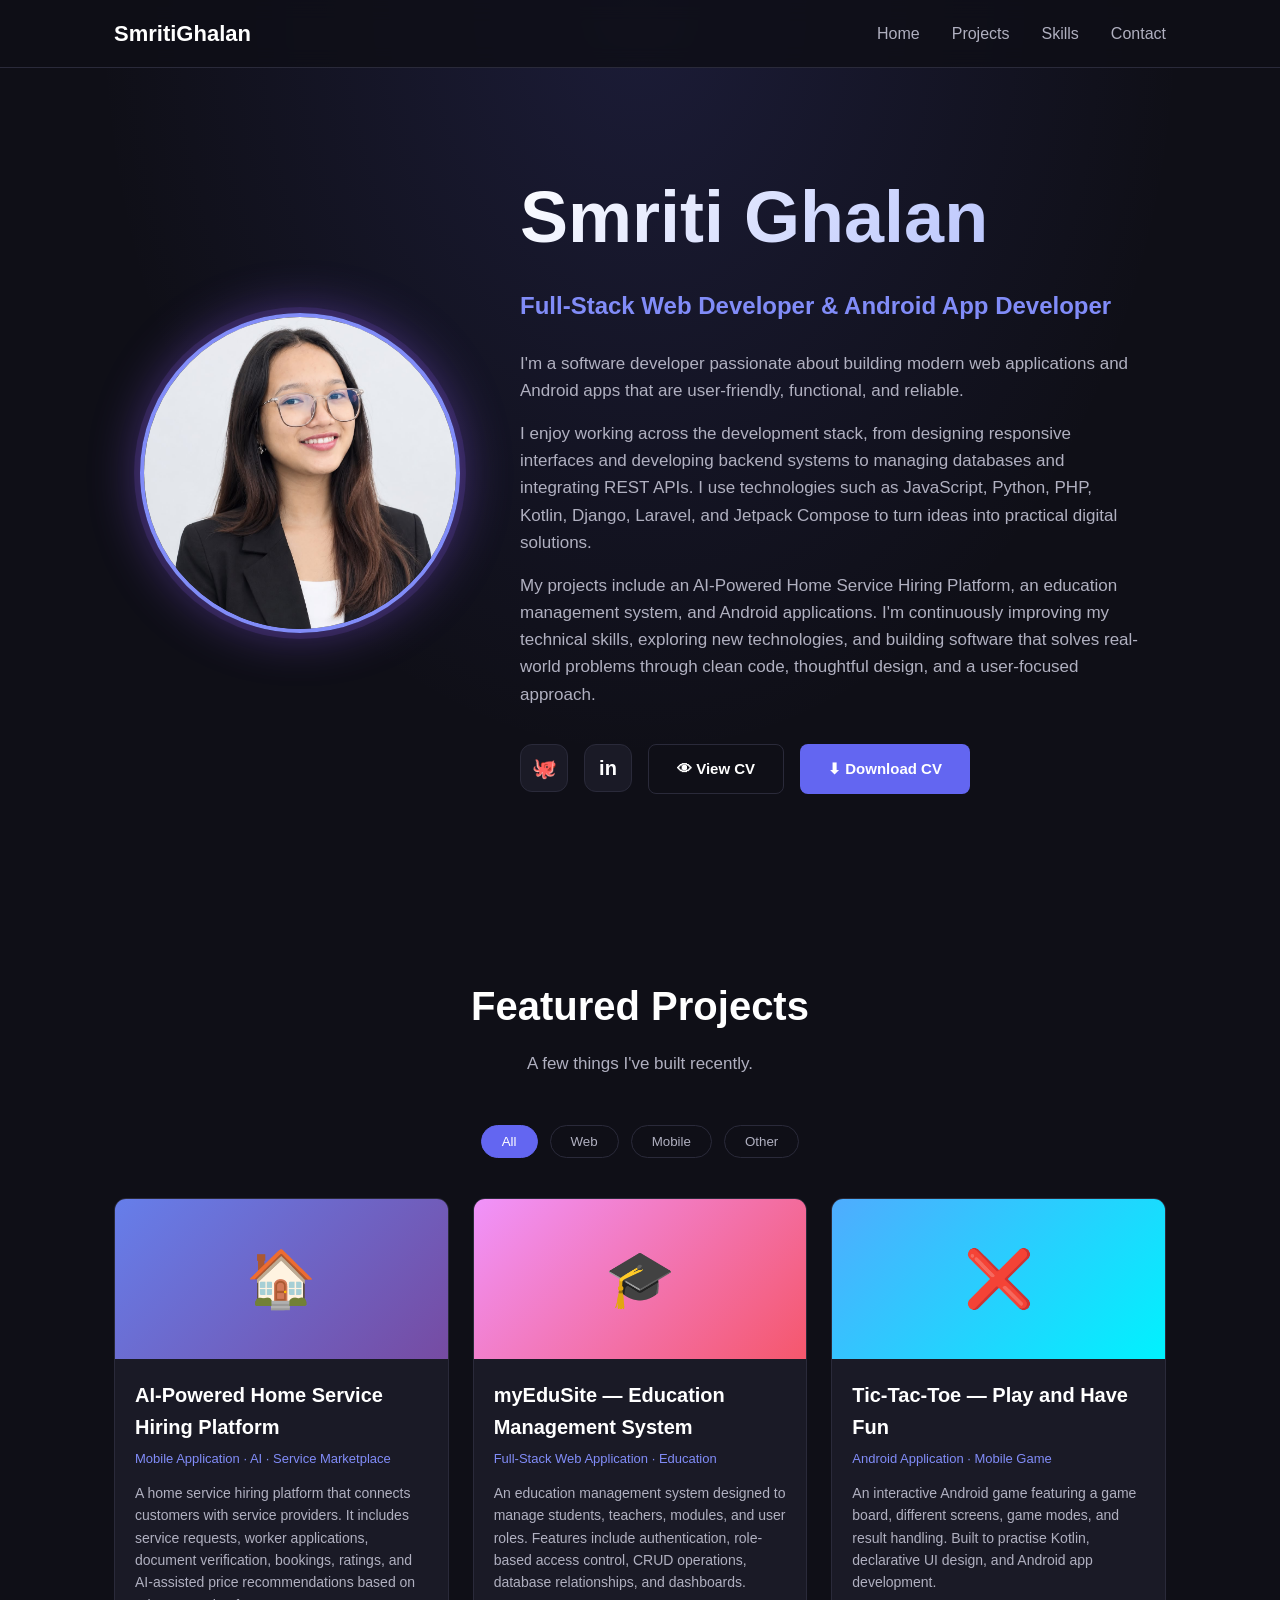
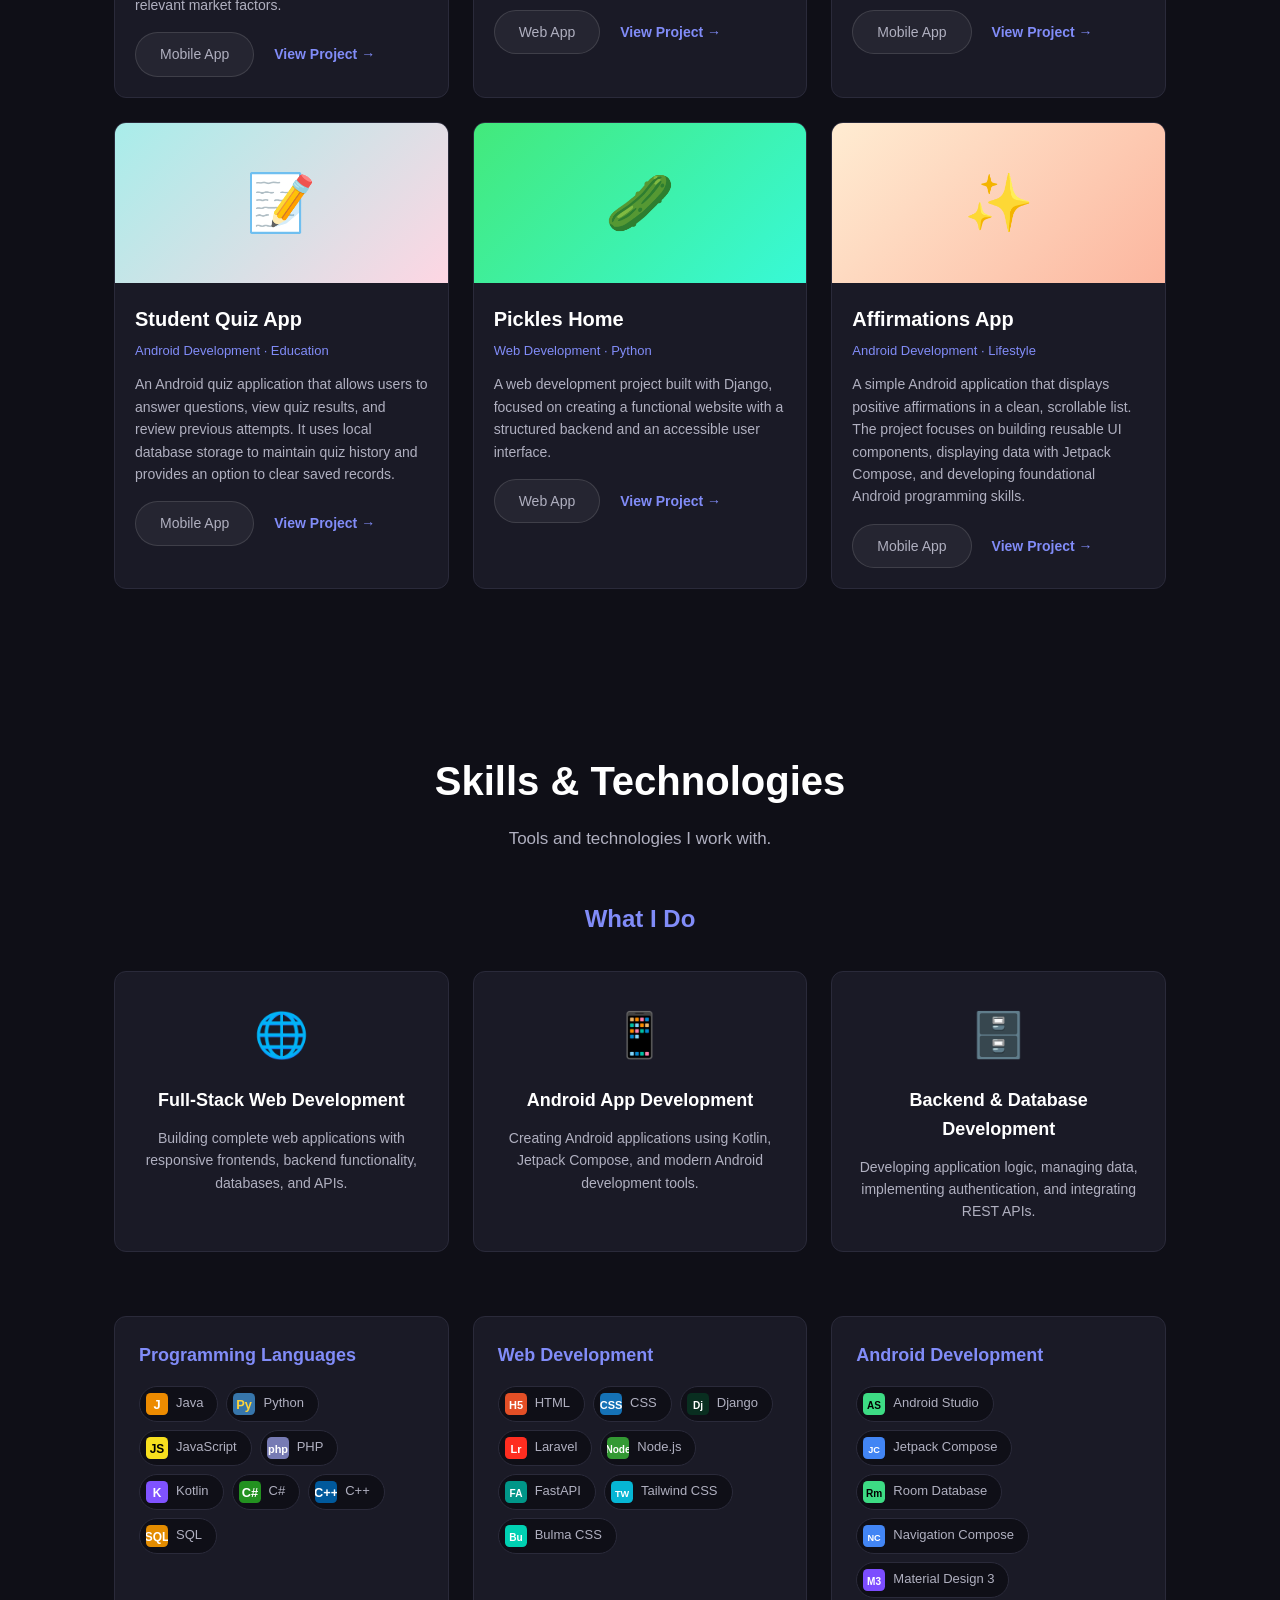
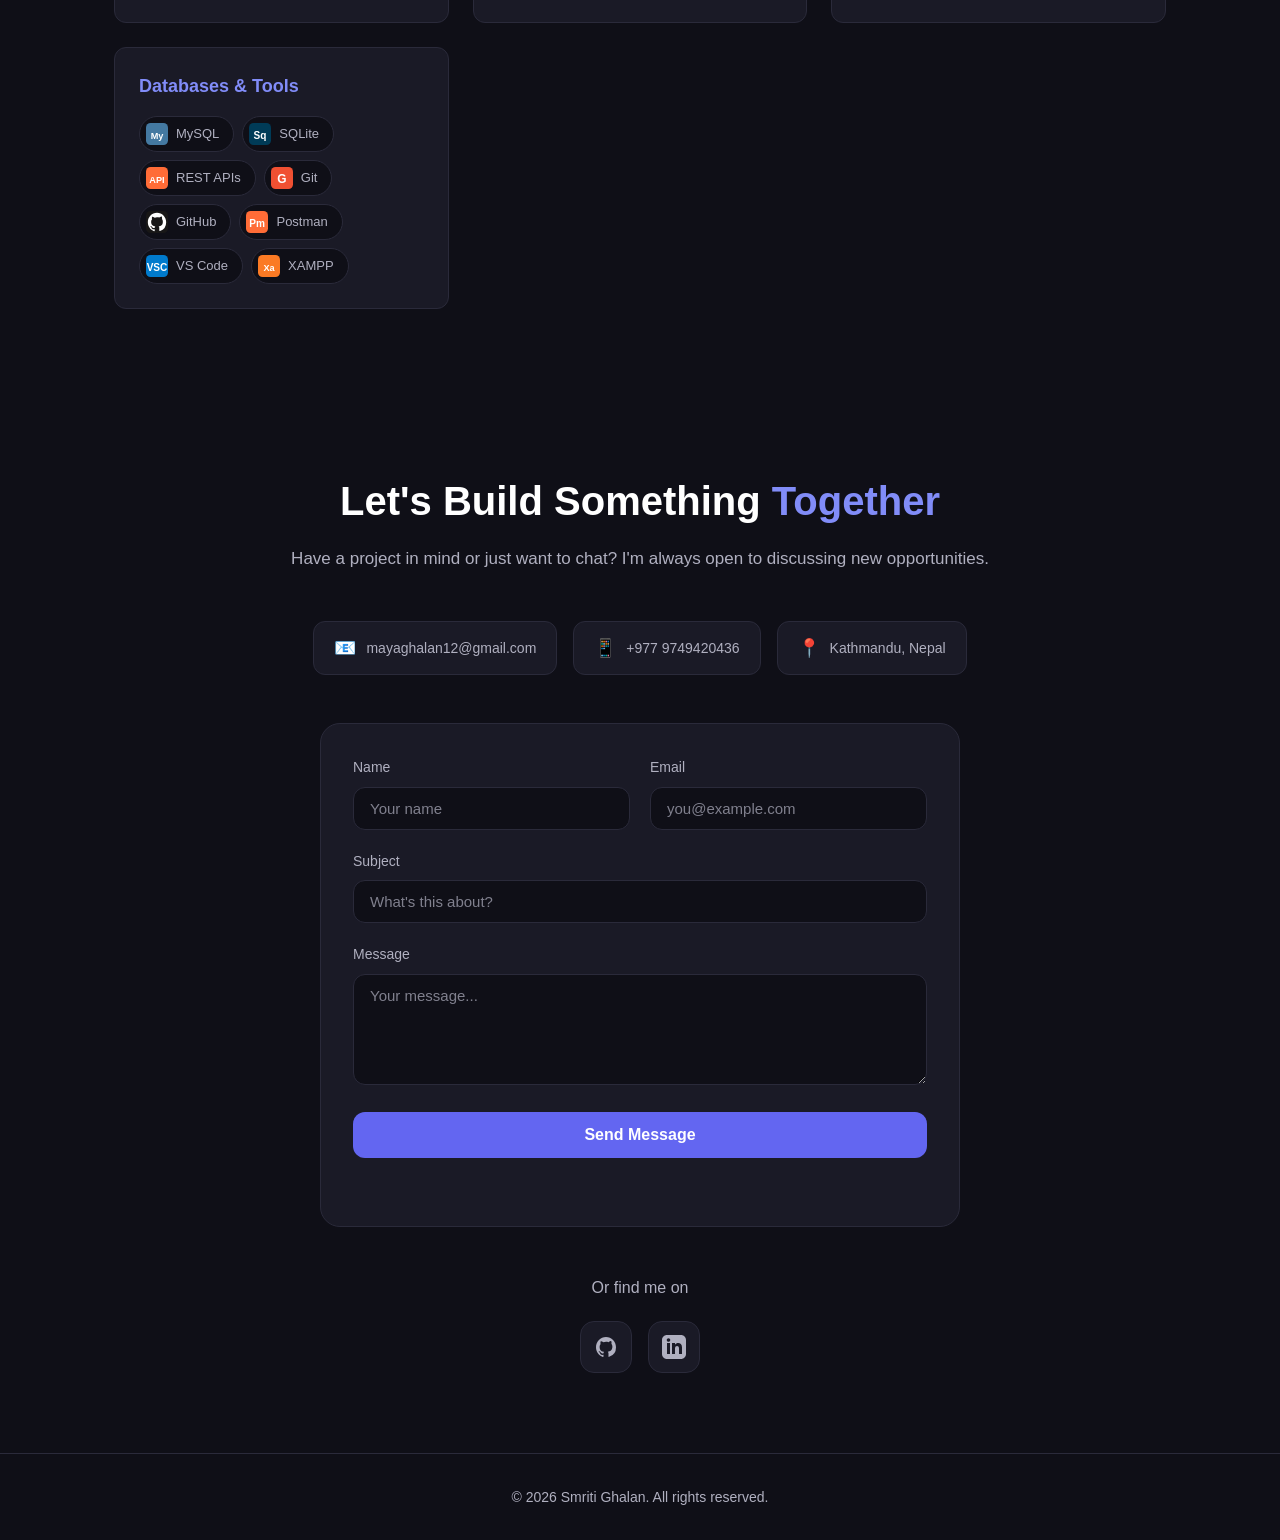
<file: index.html>
<!DOCTYPE html>
<html lang="en">
<head>
    <meta charset="UTF-8">
    <meta name="viewport" content="width=device-width, initial-scale=1.0">
    <!-- ====== EDIT YOUR TITLE HERE ====== -->
    <title>Smriti Ghalan — Portfolio</title>
    <link rel="stylesheet" href="styles.css">
</head>
<body>

    <!-- ========== NAVIGATION BAR ========== -->
    <nav class="navbar">
        <div class="nav-container">
            <!-- ====== EDIT YOUR NAME HERE ====== -->
            <a href="#home" class="nav-logo">SmritiGhalan</a>

            <!-- Desktop menu -->
            <ul class="nav-menu">
                <li><a href="#home" class="nav-link">Home</a></li>
                <li><a href="#projects" class="nav-link">Projects</a></li>
                <li><a href="#skills" class="nav-link">Skills</a></li>
                <li><a href="#contact" class="nav-link">Contact</a></li>
            </ul>

            <!-- Mobile hamburger button -->
            <button class="hamburger" id="hamburger" aria-label="Toggle menu">
                <span></span>
                <span></span>
                <span></span>
            </button>
        </div>
    </nav>

    <!-- Mobile menu (hidden by default) -->
    <ul class="mobile-menu" id="mobileMenu">
        <li><a href="#home" class="mobile-link">Home</a></li>
        <li><a href="#projects" class="mobile-link">Projects</a></li>
        <li><a href="#skills" class="mobile-link">Skills</a></li>
        <li><a href="#contact" class="mobile-link">Contact</a></li>
    </ul>

    <!-- ========== HERO / ABOUT SECTION ========== -->
    <section id="home" class="hero">
        <div class="container hero-container">
            <!-- ====== PROFILE PHOTO ====== -->
            <div class="hero-photo">
                <img src="PPSMRITI.jpeg" alt="Smriti Ghalan" class="hero-image">
            </div>

            <div class="hero-text">
                <!-- ====== EDIT YOUR NAME & TITLE HERE ====== -->
                <h1 class="hero-name">Smriti Ghalan</h1>
                <p class="hero-title">Full-Stack Web Developer &amp; Android App Developer</p>

                <!-- ====== EDIT YOUR SHORT BIO HERE ====== -->
                <div class="hero-bio">
                    <p>
                        I'm a software developer passionate about building modern web
                        applications and Android apps that are user-friendly, functional,
                        and reliable.
                    </p>
                    <p>
                        I enjoy working across the development stack, from designing
                        responsive interfaces and developing backend systems to managing
                        databases and integrating REST APIs. I use technologies such as
                        JavaScript, Python, PHP, Kotlin, Django, Laravel, and Jetpack
                        Compose to turn ideas into practical digital solutions.
                    </p>
                    <p>
                        My projects include an AI-Powered Home Service Hiring Platform, an
                        education management system, and Android applications. I'm
                        continuously improving my technical skills, exploring new
                        technologies, and building software that solves real-world problems
                        through clean code, thoughtful design, and a user-focused approach.
                    </p>
                </div>

                <div class="hero-buttons">
                    <a href="https://github.com/smriti999" class="icon-btn" aria-label="GitHub" target="_blank">🐙</a>
                    <a href="https://www.linkedin.com/in/smriti-ghalan-b0212b42b/" class="icon-btn" aria-label="LinkedIn" target="_blank">in</a>
                    <a href="smriti_cv.pdf" class="btn btn-secondary" target="_blank">👁 View CV</a>
                    <a href="smriti_cv.pdf" class="btn btn-primary" download>⬇ Download CV</a>
                </div>
            </div>
        </div>
    </section>

    <!-- ========== PROJECTS SECTION ========== -->
    <section id="projects" class="projects">
        <div class="container">
            <h2 class="section-title">Featured Projects</h2>
            <p class="section-subtitle">A few things I've built recently.</p>

            <!-- Filter buttons -->
            <div class="filter-buttons">
                <button class="filter-btn active" data-filter="all">All</button>
                <button class="filter-btn" data-filter="web">Web</button>
                <button class="filter-btn" data-filter="mobile">Mobile</button>
                <button class="filter-btn" data-filter="other">Other</button>
            </div>

            <!-- ====== EDIT / ADD YOUR PROJECTS HERE ====== -->
            <div class="projects-grid">

                <!-- Project Card 1 -->
                <div class="project-card" data-category="mobile">
                    <div class="project-image" style="background: linear-gradient(135deg, #667eea, #764ba2);">
                        <span class="project-emoji">🏠</span>
                    </div>
                    <div class="project-content">
                        <h3 class="project-title">AI-Powered Home Service Hiring Platform</h3>
                        <p class="project-meta">Mobile Application · AI · Service Marketplace</p>
                        <p class="project-desc">
                            A home service hiring platform that connects customers with
                            service providers. It includes service requests, worker
                            applications, document verification, bookings, ratings, and
                            AI-assisted price recommendations based on relevant market
                            factors.
                        </p>
                        <div class="project-links">
                            <span class="project-link-pill">Mobile App</span>
                            <a href="projects/ai-home-service-platform.html" class="project-link">View Project →</a>
                        </div>
                    </div>
                </div>

                <!-- Project Card 2 -->
                <div class="project-card" data-category="web">
                    <div class="project-image" style="background: linear-gradient(135deg, #f093fb, #f5576c);">
                        <span class="project-emoji">🎓</span>
                    </div>
                    <div class="project-content">
                        <h3 class="project-title">myEduSite — Education Management System</h3>
                        <p class="project-meta">Full-Stack Web Application · Education</p>
                        <p class="project-desc">
                            An education management system designed to manage
                            students, teachers, modules, and user roles. Features
                            include authentication, role-based access control, CRUD
                            operations, database relationships, and dashboards.
                        </p>
                        <div class="project-links">
                            <span class="project-link-pill">Web App</span>
                            <a href="projects/myedusite.html" class="project-link">View Project →</a>
                        </div>
                    </div>
                </div>

                <!-- Project Card 3 -->
                <div class="project-card" data-category="mobile">
                    <div class="project-image" style="background: linear-gradient(135deg, #4facfe, #00f2fe);">
                        <span class="project-emoji">❌</span>
                    </div>
                    <div class="project-content">
                        <h3 class="project-title">Tic-Tac-Toe — Play and Have Fun</h3>
                        <p class="project-meta">Android Application · Mobile Game</p>
                        <p class="project-desc">
                            An interactive Android game featuring a game board,
                            different screens, game modes, and result handling.
                            Built to practise Kotlin, declarative UI design, and
                            Android app development.
                        </p>
                        <div class="project-links">
                            <span class="project-link-pill">Mobile App</span>
                            <a href="projects/tic-tac-toe.html" class="project-link">View Project →</a>
                        </div>
                    </div>
                </div>

                <!-- Project Card 4 -->
                <div class="project-card" data-category="mobile">
                    <div class="project-image" style="background: linear-gradient(135deg, #a8edea, #fed6e3);">
                        <span class="project-emoji">📝</span>
                    </div>
                    <div class="project-content">
                        <h3 class="project-title">Student Quiz App</h3>
                        <p class="project-meta">Android Development · Education</p>
                        <p class="project-desc">
                            An Android quiz application that allows users to answer
                            questions, view quiz results, and review previous
                            attempts. It uses local database storage to maintain
                            quiz history and provides an option to clear saved
                            records.
                        </p>
                        <div class="project-links">
                            <span class="project-link-pill">Mobile App</span>
                            <a href="projects/student-quiz-app.html" class="project-link">View Project →</a>
                        </div>
                    </div>
                </div>

                <!-- Project Card 5 -->
                <div class="project-card" data-category="web">
                    <div class="project-image" style="background: linear-gradient(135deg, #43e97b, #38f9d7);">
                        <span class="project-emoji">🥒</span>
                    </div>
                    <div class="project-content">
                        <h3 class="project-title">Pickles Home</h3>
                        <p class="project-meta">Web Development · Python</p>
                        <p class="project-desc">
                            A web development project built with Django, focused on
                            creating a functional website with a structured backend
                            and an accessible user interface.
                        </p>
                        <div class="project-links">
                            <span class="project-link-pill">Web App</span>
                            <a href="projects/pickles-home.html" class="project-link">View Project →</a>
                        </div>
                    </div>
                </div>

                <!-- Project Card 6 -->
                <div class="project-card" data-category="mobile">
                    <div class="project-image" style="background: linear-gradient(135deg, #ffecd2, #fcb69f);">
                        <span class="project-emoji">✨</span>
                    </div>
                    <div class="project-content">
                        <h3 class="project-title">Affirmations App</h3>
                        <p class="project-meta">Android Development · Lifestyle</p>
                        <p class="project-desc">
                            A simple Android application that displays positive
                            affirmations in a clean, scrollable list. The project
                            focuses on building reusable UI components, displaying
                            data with Jetpack Compose, and developing foundational
                            Android programming skills.
                        </p>
                        <div class="project-links">
                            <span class="project-link-pill">Mobile App</span>
                            <a href="projects/affirmations-app.html" class="project-link">View Project →</a>
                        </div>
                    </div>
                </div>

            </div>
            <!-- ====== END OF PROJECTS ====== -->
        </div>
    </section>

    <!-- ========== SKILLS SECTION ========== -->
    <section id="skills" class="skills">
        <div class="container">
            <h2 class="section-title">Skills &amp; Technologies</h2>
            <p class="section-subtitle">Tools and technologies I work with.</p>

            <!-- ====== WHAT I DO (SERVICES) ====== -->
            <h3 class="services-subheading">What I Do</h3>
            <div class="services-grid">

                <div class="service-card">
                    <span class="service-icon">🌐</span>
                    <h4 class="service-title">Full-Stack Web Development</h4>
                    <p class="service-desc">
                        Building complete web applications with responsive frontends,
                        backend functionality, databases, and APIs.
                    </p>
                </div>

                <div class="service-card">
                    <span class="service-icon">📱</span>
                    <h4 class="service-title">Android App Development</h4>
                    <p class="service-desc">
                        Creating Android applications using Kotlin, Jetpack Compose,
                        and modern Android development tools.
                    </p>
                </div>

                <div class="service-card">
                    <span class="service-icon">🗄️</span>
                    <h4 class="service-title">Backend &amp; Database Development</h4>
                    <p class="service-desc">
                        Developing application logic, managing data, implementing
                        authentication, and integrating REST APIs.
                    </p>
                </div>

            </div>
            <!-- ====== END OF WHAT I DO ====== -->

            <!-- ====== EDIT YOUR SKILLS HERE ====== -->
            <div class="skills-grid">

                <div class="skill-category">
                    <h3 class="skill-heading">Programming Languages</h3>
                    <div class="skill-tags">
                        <span class="skill-tag"><svg class="skill-icon" viewBox="0 0 24 24"><rect width="24" height="24" rx="5" fill="#ED8B00"/><text x="12" y="17" text-anchor="middle" font-size="14" font-weight="bold" fill="#fff" font-family="sans-serif">J</text></svg>Java</span>
                        <span class="skill-tag"><svg class="skill-icon" viewBox="0 0 24 24"><rect width="24" height="24" rx="5" fill="#3776AB"/><text x="12" y="17" text-anchor="middle" font-size="14" font-weight="bold" fill="#FFD43B" font-family="sans-serif">Py</text></svg>Python</span>
                        <span class="skill-tag"><svg class="skill-icon" viewBox="0 0 24 24"><rect width="24" height="24" rx="5" fill="#F7DF1E"/><text x="12" y="17" text-anchor="middle" font-size="13" font-weight="bold" fill="#000" font-family="sans-serif">JS</text></svg>JavaScript</span>
                        <span class="skill-tag"><svg class="skill-icon" viewBox="0 0 24 24"><rect width="24" height="24" rx="5" fill="#777BB4"/><text x="12" y="17" text-anchor="middle" font-size="12" font-weight="bold" fill="#fff" font-family="sans-serif">php</text></svg>PHP</span>
                        <span class="skill-tag"><svg class="skill-icon" viewBox="0 0 24 24"><rect width="24" height="24" rx="5" fill="#7F52FF"/><text x="12" y="17" text-anchor="middle" font-size="13" font-weight="bold" fill="#fff" font-family="sans-serif">K</text></svg>Kotlin</span>
                        <span class="skill-tag"><svg class="skill-icon" viewBox="0 0 24 24"><rect width="24" height="24" rx="5" fill="#239120"/><text x="12" y="17" text-anchor="middle" font-size="14" font-weight="bold" fill="#fff" font-family="sans-serif">C#</text></svg>C#</span>
                        <span class="skill-tag"><svg class="skill-icon" viewBox="0 0 24 24"><rect width="24" height="24" rx="5" fill="#00599C"/><text x="12" y="17" text-anchor="middle" font-size="14" font-weight="bold" fill="#fff" font-family="sans-serif">C++</text></svg>C++</span>
                        <span class="skill-tag"><svg class="skill-icon" viewBox="0 0 24 24"><rect width="24" height="24" rx="5" fill="#E38C00"/><text x="12" y="17" text-anchor="middle" font-size="13" font-weight="bold" fill="#fff" font-family="sans-serif">SQL</text></svg>SQL</span>
                    </div>
                </div>

                <div class="skill-category">
                    <h3 class="skill-heading">Web Development</h3>
                    <div class="skill-tags">
                        <span class="skill-tag"><svg class="skill-icon" viewBox="0 0 24 24"><rect width="24" height="24" rx="5" fill="#E34F26"/><text x="12" y="17" text-anchor="middle" font-size="12" font-weight="bold" fill="#fff" font-family="sans-serif">H5</text></svg>HTML</span>
                        <span class="skill-tag"><svg class="skill-icon" viewBox="0 0 24 24"><rect width="24" height="24" rx="5" fill="#1572B6"/><text x="12" y="17" text-anchor="middle" font-size="12" font-weight="bold" fill="#fff" font-family="sans-serif">CSS</text></svg>CSS</span>
                        <span class="skill-tag"><svg class="skill-icon" viewBox="0 0 24 24"><rect width="24" height="24" rx="5" fill="#092E20"/><text x="12" y="17" text-anchor="middle" font-size="11" font-weight="bold" fill="#fff" font-family="sans-serif">Dj</text></svg>Django</span>
                        <span class="skill-tag"><svg class="skill-icon" viewBox="0 0 24 24"><rect width="24" height="24" rx="5" fill="#FF2D20"/><text x="12" y="17" text-anchor="middle" font-size="12" font-weight="bold" fill="#fff" font-family="sans-serif">Lr</text></svg>Laravel</span>
                        <span class="skill-tag"><svg class="skill-icon" viewBox="0 0 24 24"><rect width="24" height="24" rx="5" fill="#339933"/><text x="12" y="17" text-anchor="middle" font-size="11" font-weight="bold" fill="#fff" font-family="sans-serif">Node</text></svg>Node.js</span>
                        <span class="skill-tag"><svg class="skill-icon" viewBox="0 0 24 24"><rect width="24" height="24" rx="5" fill="#009688"/><text x="12" y="17" text-anchor="middle" font-size="11" font-weight="bold" fill="#fff" font-family="sans-serif">FA</text></svg>FastAPI</span>
                        <span class="skill-tag"><svg class="skill-icon" viewBox="0 0 24 24"><rect width="24" height="24" rx="5" fill="#06B6D4"/><text x="12" y="17" text-anchor="middle" font-size="10" font-weight="bold" fill="#fff" font-family="sans-serif">TW</text></svg>Tailwind CSS</span>
                        <span class="skill-tag"><svg class="skill-icon" viewBox="0 0 24 24"><rect width="24" height="24" rx="5" fill="#00D1B2"/><text x="12" y="17" text-anchor="middle" font-size="11" font-weight="bold" fill="#fff" font-family="sans-serif">Bu</text></svg>Bulma CSS</span>
                    </div>
                </div>

                <div class="skill-category">
                    <h3 class="skill-heading">Android Development</h3>
                    <div class="skill-tags">
                        <span class="skill-tag"><svg class="skill-icon" viewBox="0 0 24 24"><rect width="24" height="24" rx="5" fill="#3DDC84"/><text x="12" y="17" text-anchor="middle" font-size="11" font-weight="bold" fill="#000" font-family="sans-serif">AS</text></svg>Android Studio</span>
                        <span class="skill-tag"><svg class="skill-icon" viewBox="0 0 24 24"><rect width="24" height="24" rx="5" fill="#4285F4"/><text x="12" y="17" text-anchor="middle" font-size="10" font-weight="bold" fill="#fff" font-family="sans-serif">JC</text></svg>Jetpack Compose</span>
                        <span class="skill-tag"><svg class="skill-icon" viewBox="0 0 24 24"><rect width="24" height="24" rx="5" fill="#3DDC84"/><text x="12" y="17" text-anchor="middle" font-size="11" font-weight="bold" fill="#000" font-family="sans-serif">Rm</text></svg>Room Database</span>
                        <span class="skill-tag"><svg class="skill-icon" viewBox="0 0 24 24"><rect width="24" height="24" rx="5" fill="#4285F4"/><text x="12" y="17" text-anchor="middle" font-size="10" font-weight="bold" fill="#fff" font-family="sans-serif">NC</text></svg>Navigation Compose</span>
                        <span class="skill-tag"><svg class="skill-icon" viewBox="0 0 24 24"><rect width="24" height="24" rx="5" fill="#7C4DFF"/><text x="12" y="17" text-anchor="middle" font-size="11" font-weight="bold" fill="#fff" font-family="sans-serif">M3</text></svg>Material Design 3</span>
                    </div>
                </div>

                <div class="skill-category">
                    <h3 class="skill-heading">Databases &amp; Tools</h3>
                    <div class="skill-tags">
                        <span class="skill-tag"><svg class="skill-icon" viewBox="0 0 24 24"><rect width="24" height="24" rx="5" fill="#4479A1"/><text x="12" y="17" text-anchor="middle" font-size="10" font-weight="bold" fill="#fff" font-family="sans-serif">My</text></svg>MySQL</span>
                        <span class="skill-tag"><svg class="skill-icon" viewBox="0 0 24 24"><rect width="24" height="24" rx="5" fill="#003B57"/><text x="12" y="17" text-anchor="middle" font-size="11" font-weight="bold" fill="#fff" font-family="sans-serif">Sq</text></svg>SQLite</span>
                        <span class="skill-tag"><svg class="skill-icon" viewBox="0 0 24 24"><rect width="24" height="24" rx="5" fill="#FF6C37"/><text x="12" y="17" text-anchor="middle" font-size="10" font-weight="bold" fill="#fff" font-family="sans-serif">API</text></svg>REST APIs</span>
                        <span class="skill-tag"><svg class="skill-icon" viewBox="0 0 24 24"><rect width="24" height="24" rx="5" fill="#F05032"/><text x="12" y="17" text-anchor="middle" font-size="13" font-weight="bold" fill="#fff" font-family="sans-serif">G</text></svg>Git</span>
                        <span class="skill-tag"><svg class="skill-icon" viewBox="0 0 24 24"><rect width="24" height="24" rx="5" fill="#181717"/><path d="M12 2C6.48 2 2 6.58 2 12.25c0 4.53 2.87 8.37 6.84 9.73.5.1.68-.22.68-.49 0-.24-.01-.87-.01-1.71-2.78.62-3.37-1.37-3.37-1.37-.46-1.18-1.11-1.5-1.11-1.5-.91-.64.07-.62.07-.62 1 .07 1.53 1.06 1.53 1.06.89 1.56 2.34 1.11 2.91.85.09-.66.35-1.11.63-1.36-2.22-.26-4.56-1.14-4.56-5.07 0-1.12.39-2.03 1.03-2.75-.1-.26-.45-1.3.1-2.71 0 0 .84-.28 2.75 1.05A9.36 9.36 0 0112 6.84c.85 0 1.71.12 2.51.35 1.91-1.33 2.75-1.05 2.75-1.05.55 1.41.2 2.45.1 2.71.64.72 1.03 1.63 1.03 2.75 0 3.94-2.34 4.81-4.57 5.06.36.32.68.94.68 1.9 0 1.37-.01 2.48-.01 2.82 0 .27.18.6.69.49A10.02 10.02 0 0022 12.25C22 6.58 17.52 2 12 2z" fill="#fff"/></svg>GitHub</span>
                        <span class="skill-tag"><svg class="skill-icon" viewBox="0 0 24 24"><rect width="24" height="24" rx="5" fill="#FF6C37"/><text x="12" y="17" text-anchor="middle" font-size="11" font-weight="bold" fill="#fff" font-family="sans-serif">Pm</text></svg>Postman</span>
                        <span class="skill-tag"><svg class="skill-icon" viewBox="0 0 24 24"><rect width="24" height="24" rx="5" fill="#007ACC"/><text x="12" y="17" text-anchor="middle" font-size="11" font-weight="bold" fill="#fff" font-family="sans-serif">VSC</text></svg>VS Code</span>
                        <span class="skill-tag"><svg class="skill-icon" viewBox="0 0 24 24"><rect width="24" height="24" rx="5" fill="#FB7A24"/><text x="12" y="17" text-anchor="middle" font-size="10" font-weight="bold" fill="#fff" font-family="sans-serif">Xa</text></svg>XAMPP</span>
                    </div>
                </div>

            </div>
            <!-- ====== END OF SKILLS ====== -->
        </div>
    </section>

    <!-- ========== CONTACT SECTION ========== -->
    <section id="contact" class="contact">
        <div class="container">
            <h2 class="section-title">Let's Build Something <span class="text-accent">Together</span></h2>
            <p class="section-subtitle">
                Have a project in mind or just want to chat? I'm always open to discussing new opportunities.
            </p>

            <!-- Contact info row -->
            <div class="contact-info-row">
                <a href="mailto:mayaghalan12@gmail.com" class="contact-chip">
                    <span class="contact-chip-icon">📧</span>
                    <span>mayaghalan12@gmail.com</span>
                </a>
                <a href="tel:+9779749420436" class="contact-chip">
                    <span class="contact-chip-icon">📱</span>
                    <span>+977 9749420436</span>
                </a>
                <div class="contact-chip">
                    <span class="contact-chip-icon">📍</span>
                    <span>Kathmandu, Nepal</span>
                </div>
            </div>

            <!-- Contact form -->
            <form id="contactForm" class="contact-form" novalidate>
                <div class="form-row">
                    <div class="form-group">
                        <label for="name">Name</label>
                        <input type="text" id="name" name="name" placeholder="Your name" required>
                    </div>
                    <div class="form-group">
                        <label for="email">Email</label>
                        <input type="email" id="email" name="email" placeholder="you@example.com" required>
                    </div>
                </div>
                <div class="form-group">
                    <label for="subject">Subject</label>
                    <input type="text" id="subject" name="subject" placeholder="What's this about?">
                </div>
                <div class="form-group">
                    <label for="message">Message</label>
                    <textarea id="message" name="message" rows="5" placeholder="Your message..." required></textarea>
                </div>
                <button type="submit" class="submit-btn">Send Message</button>
                <p id="formMessage" class="form-message"></p>
            </form>

            <!-- Or find me on -->
            <div class="find-me-on">
                <p class="find-me-text">Or find me on</p>
                <div class="find-me-icons">
                    <a href="https://github.com/smriti999" class="find-me-btn" aria-label="GitHub" target="_blank">
                        <svg viewBox="0 0 24 24" width="24" height="24" fill="currentColor"><path d="M12 2C6.48 2 2 6.58 2 12.25c0 4.53 2.87 8.37 6.84 9.73.5.1.68-.22.68-.49 0-.24-.01-.87-.01-1.71-2.78.62-3.37-1.37-3.37-1.37-.46-1.18-1.11-1.5-1.11-1.5-.91-.64.07-.62.07-.62 1 .07 1.53 1.06 1.53 1.06.89 1.56 2.34 1.11 2.91.85.09-.66.35-1.11.63-1.36-2.22-.26-4.56-1.14-4.56-5.07 0-1.12.39-2.03 1.03-2.75-.1-.26-.45-1.3.1-2.71 0 0 .84-.28 2.75 1.05A9.36 9.36 0 0112 6.84c.85 0 1.71.12 2.51.35 1.91-1.33 2.75-1.05 2.75-1.05.55 1.41.2 2.45.1 2.71.64.72 1.03 1.63 1.03 2.75 0 3.94-2.34 4.81-4.57 5.06.36.32.68.94.68 1.9 0 1.37-.01 2.48-.01 2.82 0 .27.18.6.69.49A10.02 10.02 0 0022 12.25C22 6.58 17.52 2 12 2z"/></svg>
                    </a>
                    <a href="https://www.linkedin.com/in/smriti-ghalan-b0212b42b/" class="find-me-btn" aria-label="LinkedIn" target="_blank">
                        <svg viewBox="0 0 24 24" width="24" height="24" fill="currentColor"><path d="M19 0h-14c-2.761 0-5 2.239-5 5v14c0 2.761 2.239 5 5 5h14c2.762 0 5-2.239 5-5v-14c0-2.761-2.238-5-5-5zm-11 19h-3v-11h3v11zm-1.5-12.268c-.966 0-1.75-.79-1.75-1.764s.784-1.764 1.75-1.764 1.75.79 1.75 1.764-.783 1.764-1.75 1.764zm13.5 12.268h-3v-5.604c0-3.368-4-3.113-4 0v5.604h-3v-11h3v1.765c1.396-2.586 7-2.777 7 2.476v6.759z"/></svg>
                    </a>
                </div>
            </div>
        </div>
    </section>

    <!-- ========== FOOTER ========== -->
    <footer class="footer">
        <div class="container">
            <p>&copy; 2026 Smriti Ghalan. All rights reserved.</p>
        </div>
    </footer>

    <script src="script.js"></script>
</body>
</html>
</file>
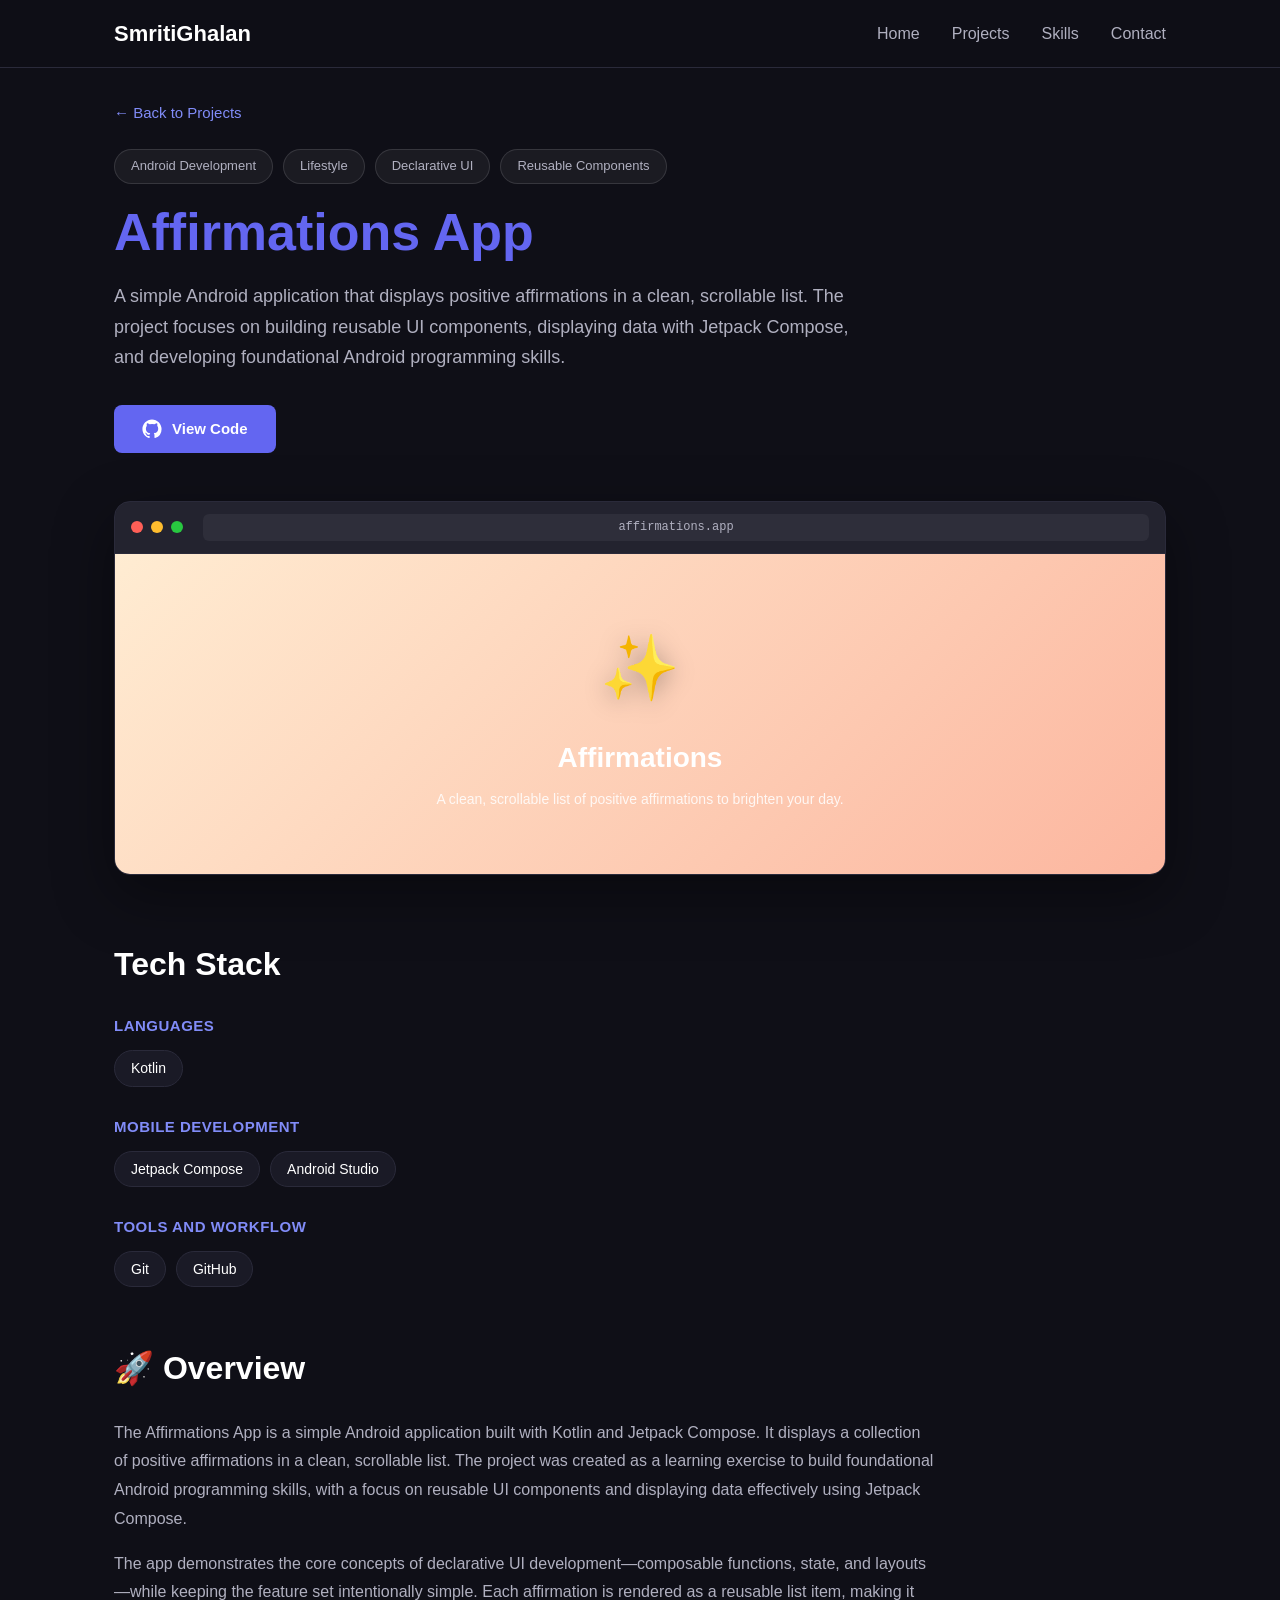
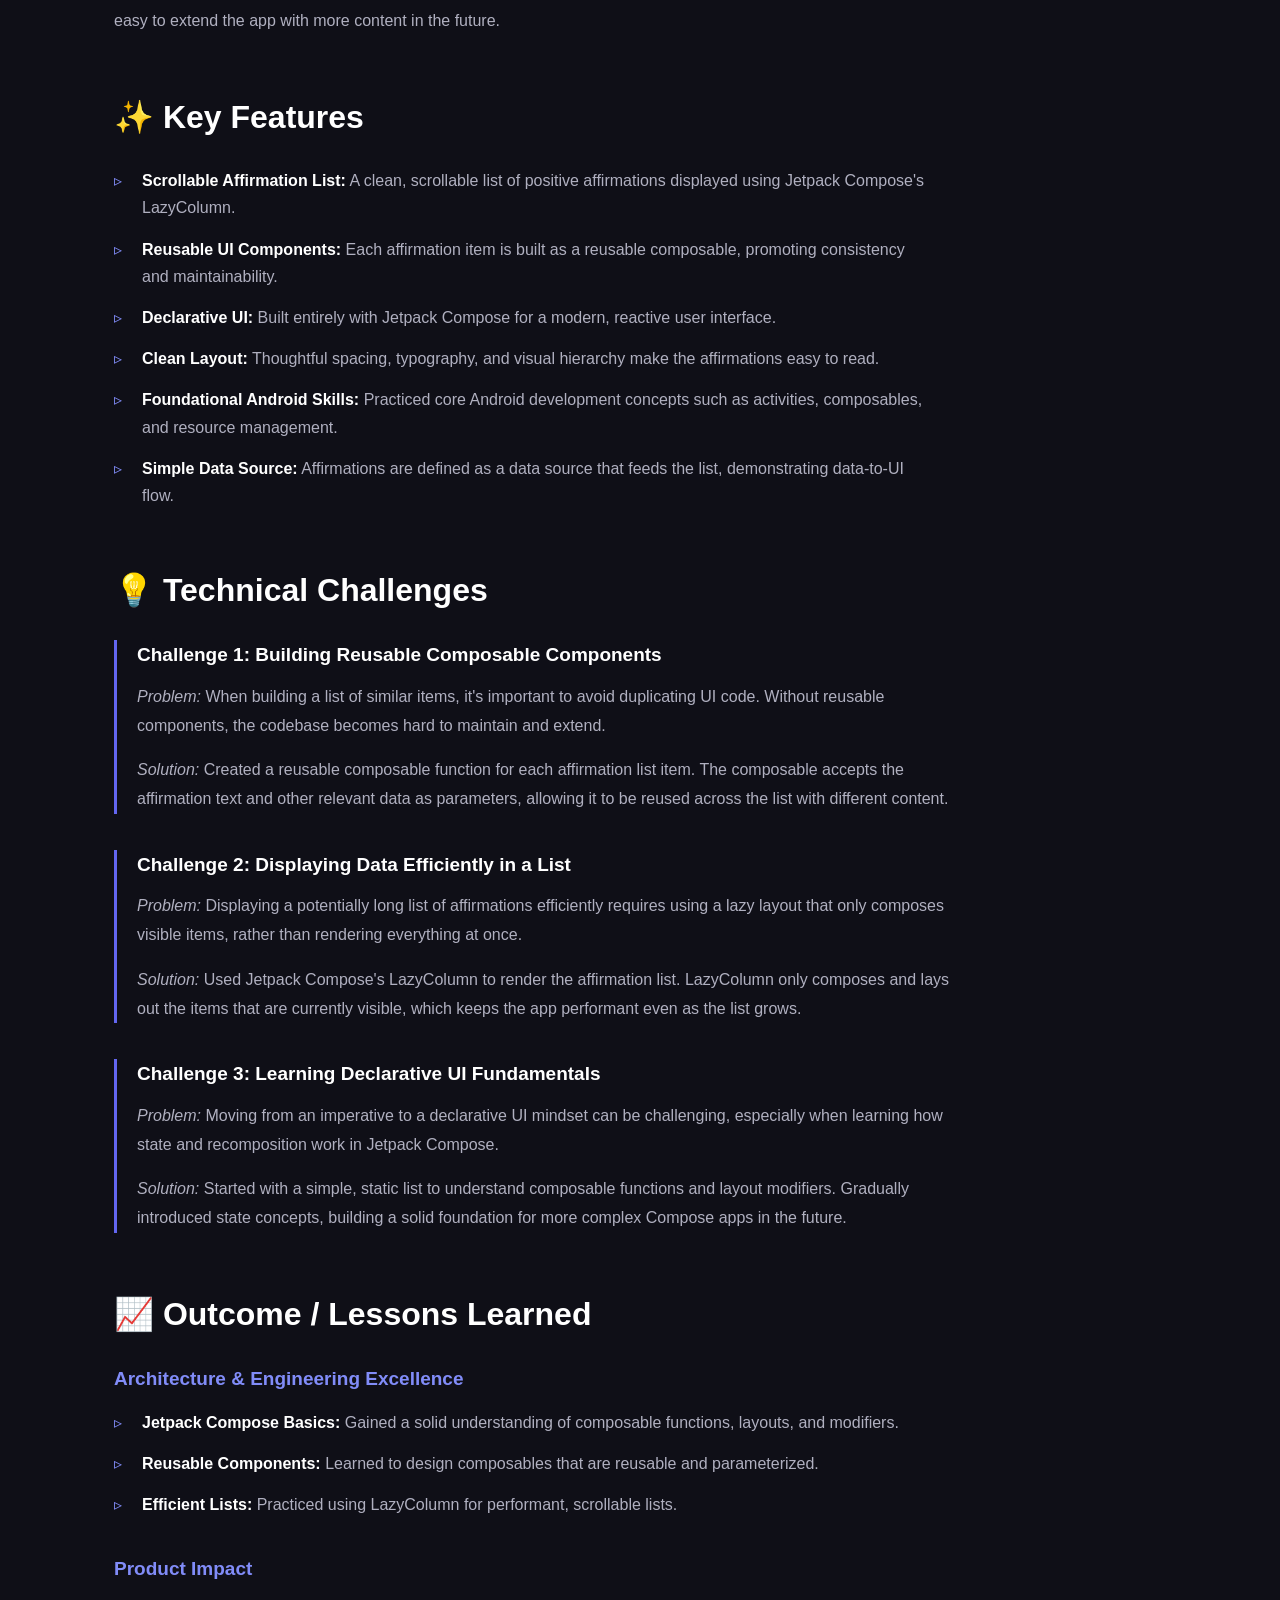
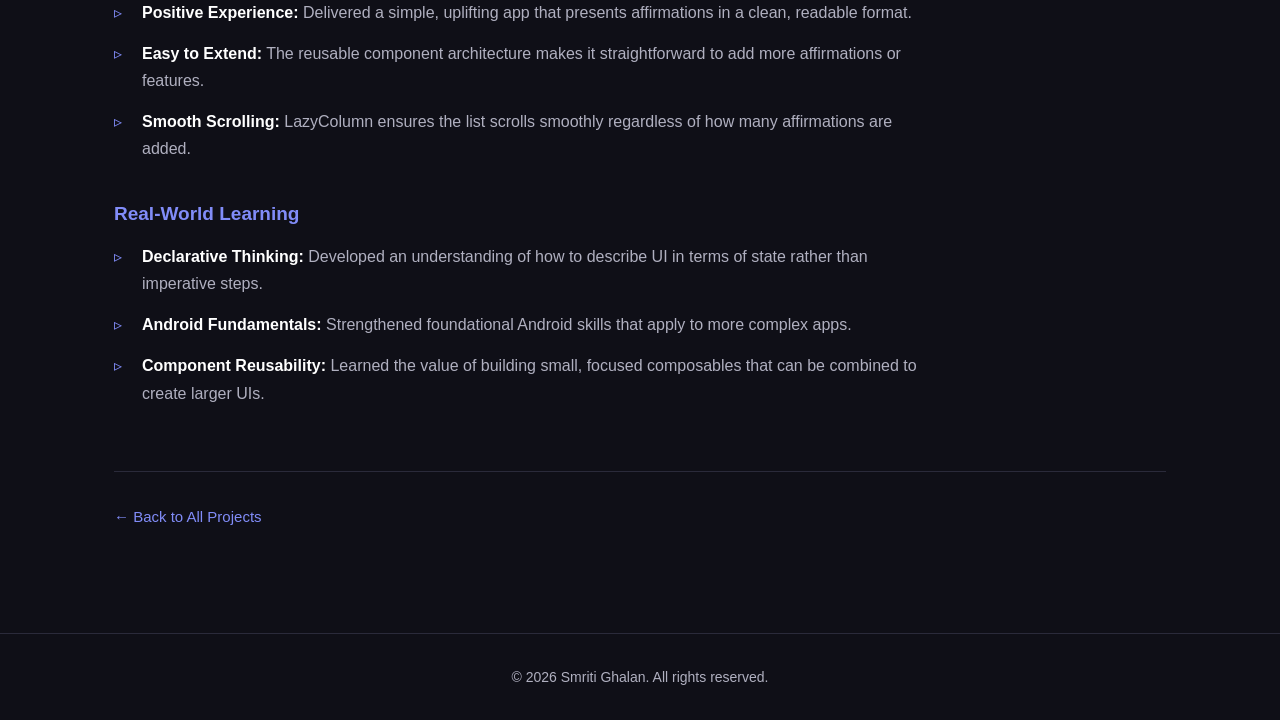
<file: projects/affirmations-app.html>
<!DOCTYPE html>
<html lang="en">
<head>
    <meta charset="UTF-8">
    <meta name="viewport" content="width=device-width, initial-scale=1.0">
    <title>Affirmations App | Smriti Ghalan</title>
    <link rel="stylesheet" href="../styles.css">
</head>
<body>

    <!-- ========== NAVIGATION BAR ========== -->
    <nav class="navbar">
        <div class="nav-container">
            <a href="../index.html" class="nav-logo">SmritiGhalan</a>
            <ul class="nav-menu">
                <li><a href="../index.html#home" class="nav-link">Home</a></li>
                <li><a href="../index.html#projects" class="nav-link">Projects</a></li>
                <li><a href="../index.html#skills" class="nav-link">Skills</a></li>
                <li><a href="../index.html#contact" class="nav-link">Contact</a></li>
            </ul>
            <button class="hamburger" id="hamburger" aria-label="Toggle menu">
                <span></span>
                <span></span>
                <span></span>
            </button>
        </div>
    </nav>

    <ul class="mobile-menu" id="mobileMenu">
        <li><a href="../index.html#home" class="mobile-link">Home</a></li>
        <li><a href="../index.html#projects" class="mobile-link">Projects</a></li>
        <li><a href="../index.html#skills" class="mobile-link">Skills</a></li>
        <li><a href="../index.html#contact" class="mobile-link">Contact</a></li>
    </ul>

    <!-- ========== PROJECT DETAIL ========== -->
    <section class="project-detail">
        <div class="container">
            <!-- Back to projects -->
            <a href="../index.html#projects" class="back-link">← Back to Projects</a>

            <!-- Category tags -->
            <div class="detail-tags">
                <span class="detail-tag">Android Development</span>
                <span class="detail-tag">Lifestyle</span>
                <span class="detail-tag">Declarative UI</span>
                <span class="detail-tag">Reusable Components</span>
            </div>

            <!-- Title -->
            <h1 class="detail-title">Affirmations App</h1>

            <!-- Description -->
            <p class="detail-subtitle">
                A simple Android application that displays positive affirmations in
                a clean, scrollable list. The project focuses on building reusable
                UI components, displaying data with Jetpack Compose, and developing
                foundational Android programming skills.
            </p>

            <!-- View code button -->
            <div class="detail-actions">
                <a href="https://github.com/TheBritishCollege/dma-portfolio-exercises-2026-smriti999/tree/main-affirmation" class="btn btn-primary" target="_blank" rel="noopener">
                    <svg class="btn-icon" viewBox="0 0 24 24" fill="currentColor" aria-hidden="true">
                        <path d="M12 .5C5.73.5.5 5.73.5 12c0 5.08 3.29 9.39 7.86 10.91.58.11.79-.25.79-.56 0-.28-.01-1.02-.02-2-3.2.7-3.88-1.54-3.88-1.54-.52-1.33-1.28-1.68-1.28-1.68-1.05-.72.08-.7.08-.7 1.16.08 1.77 1.19 1.77 1.19 1.03 1.77 2.7 1.26 3.36.96.1-.75.4-1.26.73-1.55-2.55-.29-5.23-1.28-5.23-5.69 0-1.26.45-2.29 1.19-3.1-.12-.29-.52-1.46.11-3.05 0 0 .97-.31 3.18 1.18a11.1 11.1 0 0 1 5.8 0c2.2-1.49 3.17-1.18 3.17-1.18.63 1.59.23 2.76.11 3.05.74.81 1.19 1.84 1.19 3.1 0 4.42-2.69 5.39-5.25 5.68.41.36.78 1.06.78 2.14 0 1.55-.01 2.8-.01 3.18 0 .31.21.68.8.56A11.51 11.51 0 0 0 23.5 12C23.5 5.73 18.27.5 12 .5z"/>
                    </svg>
                    View Code
                </a>
            </div>

            <!-- Project mockup / preview -->
            <div class="detail-mockup">
                <div class="detail-mockup-bar">
                    <span class="mockup-dot red"></span>
                    <span class="mockup-dot yellow"></span>
                    <span class="mockup-dot green"></span>
                    <span class="mockup-url">affirmations.app</span>
                </div>
                <div class="detail-mockup-screen" style="background: linear-gradient(135deg, #ffecd2 0%, #fcb69f 100%);">
                    <span class="mockup-app-emoji">✨</span>
                    <div class="mockup-app-name">Affirmations</div>
                    <p class="mockup-app-tagline">A clean, scrollable list of positive affirmations to brighten your day.</p>
                </div>
            </div>

            <!-- Tech Stack -->
            <div class="detail-section">
                <h2 class="detail-heading">Tech Stack</h2>

                <div class="tech-group">
                    <h3 class="tech-group-title">Languages</h3>
                    <div class="tech-chips">
                        <span class="tech-chip">Kotlin</span>
                    </div>
                </div>

                <div class="tech-group">
                    <h3 class="tech-group-title">Mobile Development</h3>
                    <div class="tech-chips">
                        <span class="tech-chip">Jetpack Compose</span>
                        <span class="tech-chip">Android Studio</span>
                    </div>
                </div>

                <div class="tech-group">
                    <h3 class="tech-group-title">Tools and Workflow</h3>
                    <div class="tech-chips">
                        <span class="tech-chip">Git</span>
                        <span class="tech-chip">GitHub</span>
                    </div>
                </div>
            </div>

            <!-- Overview -->
            <div class="detail-section">
                <h2 class="detail-heading">🚀 Overview</h2>
                <p class="detail-paragraph">
                    The Affirmations App is a simple Android application built with
                    Kotlin and Jetpack Compose. It displays a collection of positive
                    affirmations in a clean, scrollable list. The project was created
                    as a learning exercise to build foundational Android programming
                    skills, with a focus on reusable UI components and displaying
                    data effectively using Jetpack Compose.
                </p>
                <p class="detail-paragraph">
                    The app demonstrates the core concepts of declarative UI
                    development—composable functions, state, and layouts—while
                    keeping the feature set intentionally simple. Each affirmation is
                    rendered as a reusable list item, making it easy to extend the
                    app with more content in the future.
                </p>
            </div>

            <!-- Key Features -->
            <div class="detail-section">
                <h2 class="detail-heading">✨ Key Features</h2>
                <ul class="feature-list">
                    <li><strong>Scrollable Affirmation List:</strong> A clean, scrollable list of positive affirmations displayed using Jetpack Compose's LazyColumn.</li>
                    <li><strong>Reusable UI Components:</strong> Each affirmation item is built as a reusable composable, promoting consistency and maintainability.</li>
                    <li><strong>Declarative UI:</strong> Built entirely with Jetpack Compose for a modern, reactive user interface.</li>
                    <li><strong>Clean Layout:</strong> Thoughtful spacing, typography, and visual hierarchy make the affirmations easy to read.</li>
                    <li><strong>Foundational Android Skills:</strong> Practiced core Android development concepts such as activities, composables, and resource management.</li>
                    <li><strong>Simple Data Source:</strong> Affirmations are defined as a data source that feeds the list, demonstrating data-to-UI flow.</li>
                </ul>
            </div>

            <!-- Technical Challenges -->
            <div class="detail-section">
                <h2 class="detail-heading">💡 Technical Challenges</h2>

                <div class="challenge-block">
                    <h3 class="challenge-title">Challenge 1: Building Reusable Composable Components</h3>
                    <p class="detail-paragraph"><em>Problem:</em> When building a list of similar items, it's important to avoid duplicating UI code. Without reusable components, the codebase becomes hard to maintain and extend.</p>
                    <p class="detail-paragraph"><em>Solution:</em> Created a reusable composable function for each affirmation list item. The composable accepts the affirmation text and other relevant data as parameters, allowing it to be reused across the list with different content.</p>
                </div>

                <div class="challenge-block">
                    <h3 class="challenge-title">Challenge 2: Displaying Data Efficiently in a List</h3>
                    <p class="detail-paragraph"><em>Problem:</em> Displaying a potentially long list of affirmations efficiently requires using a lazy layout that only composes visible items, rather than rendering everything at once.</p>
                    <p class="detail-paragraph"><em>Solution:</em> Used Jetpack Compose's LazyColumn to render the affirmation list. LazyColumn only composes and lays out the items that are currently visible, which keeps the app performant even as the list grows.</p>
                </div>

                <div class="challenge-block">
                    <h3 class="challenge-title">Challenge 3: Learning Declarative UI Fundamentals</h3>
                    <p class="detail-paragraph"><em>Problem:</em> Moving from an imperative to a declarative UI mindset can be challenging, especially when learning how state and recomposition work in Jetpack Compose.</p>
                    <p class="detail-paragraph"><em>Solution:</em> Started with a simple, static list to understand composable functions and layout modifiers. Gradually introduced state concepts, building a solid foundation for more complex Compose apps in the future.</p>
                </div>
            </div>

            <!-- Outcome / Lessons Learned -->
            <div class="detail-section">
                <h2 class="detail-heading">📈 Outcome / Lessons Learned</h2>

                <div class="outcome-block">
                    <h3 class="outcome-title">Architecture &amp; Engineering Excellence</h3>
                    <ul class="feature-list">
                        <li><strong>Jetpack Compose Basics:</strong> Gained a solid understanding of composable functions, layouts, and modifiers.</li>
                        <li><strong>Reusable Components:</strong> Learned to design composables that are reusable and parameterized.</li>
                        <li><strong>Efficient Lists:</strong> Practiced using LazyColumn for performant, scrollable lists.</li>
                    </ul>
                </div>

                <div class="outcome-block">
                    <h3 class="outcome-title">Product Impact</h3>
                    <ul class="feature-list">
                        <li><strong>Positive Experience:</strong> Delivered a simple, uplifting app that presents affirmations in a clean, readable format.</li>
                        <li><strong>Easy to Extend:</strong> The reusable component architecture makes it straightforward to add more affirmations or features.</li>
                        <li><strong>Smooth Scrolling:</strong> LazyColumn ensures the list scrolls smoothly regardless of how many affirmations are added.</li>
                    </ul>
                </div>

                <div class="outcome-block">
                    <h3 class="outcome-title">Real-World Learning</h3>
                    <ul class="feature-list">
                        <li><strong>Declarative Thinking:</strong> Developed an understanding of how to describe UI in terms of state rather than imperative steps.</li>
                        <li><strong>Android Fundamentals:</strong> Strengthened foundational Android skills that apply to more complex apps.</li>
                        <li><strong>Component Reusability:</strong> Learned the value of building small, focused composables that can be combined to create larger UIs.</li>
                    </ul>
                </div>
            </div>

            <!-- Footer nav -->
            <div class="detail-footer">
                <a href="../index.html#projects" class="back-link">← Back to All Projects</a>
            </div>
        </div>
    </section>

    <!-- ========== FOOTER ========== -->
    <footer class="footer">
        <div class="container">
            <p>&copy; 2026 Smriti Ghalan. All rights reserved.</p>
        </div>
    </footer>

    <script src="../script.js"></script>
</body>
</html>
</file>
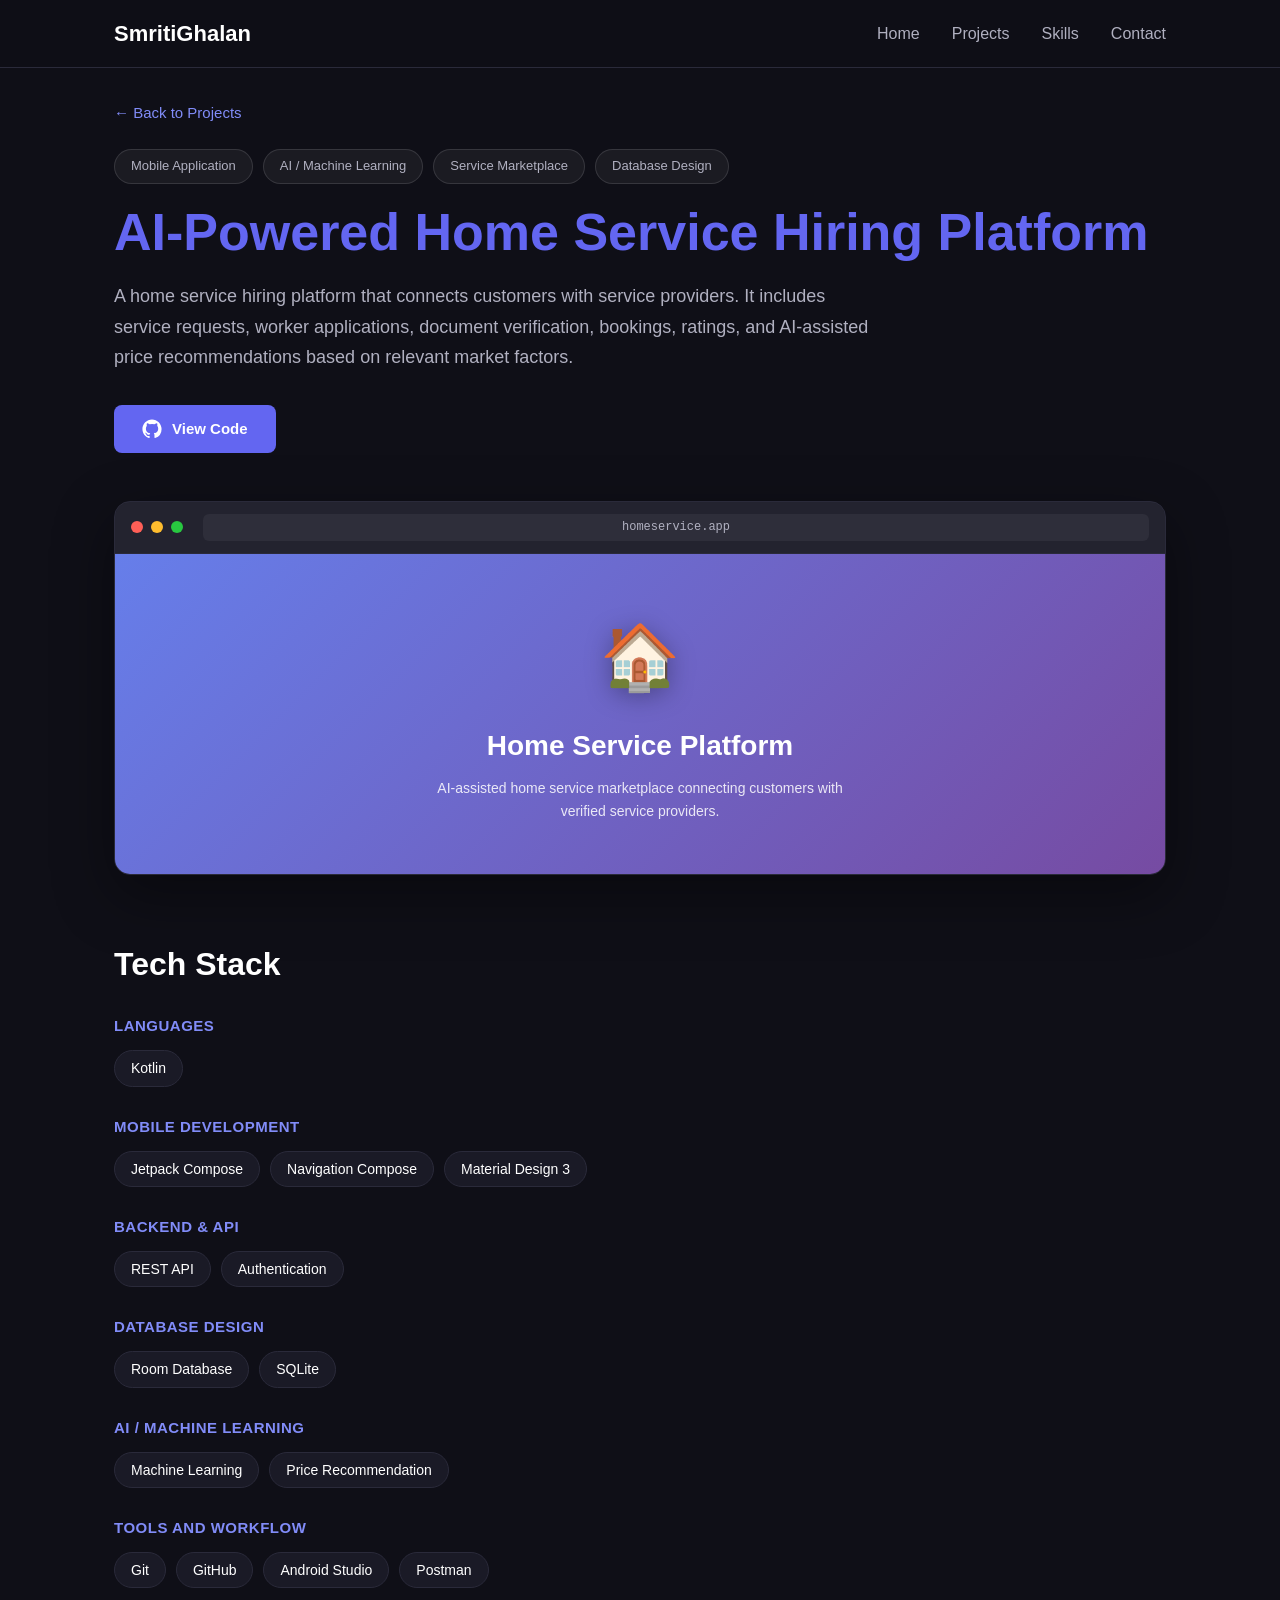
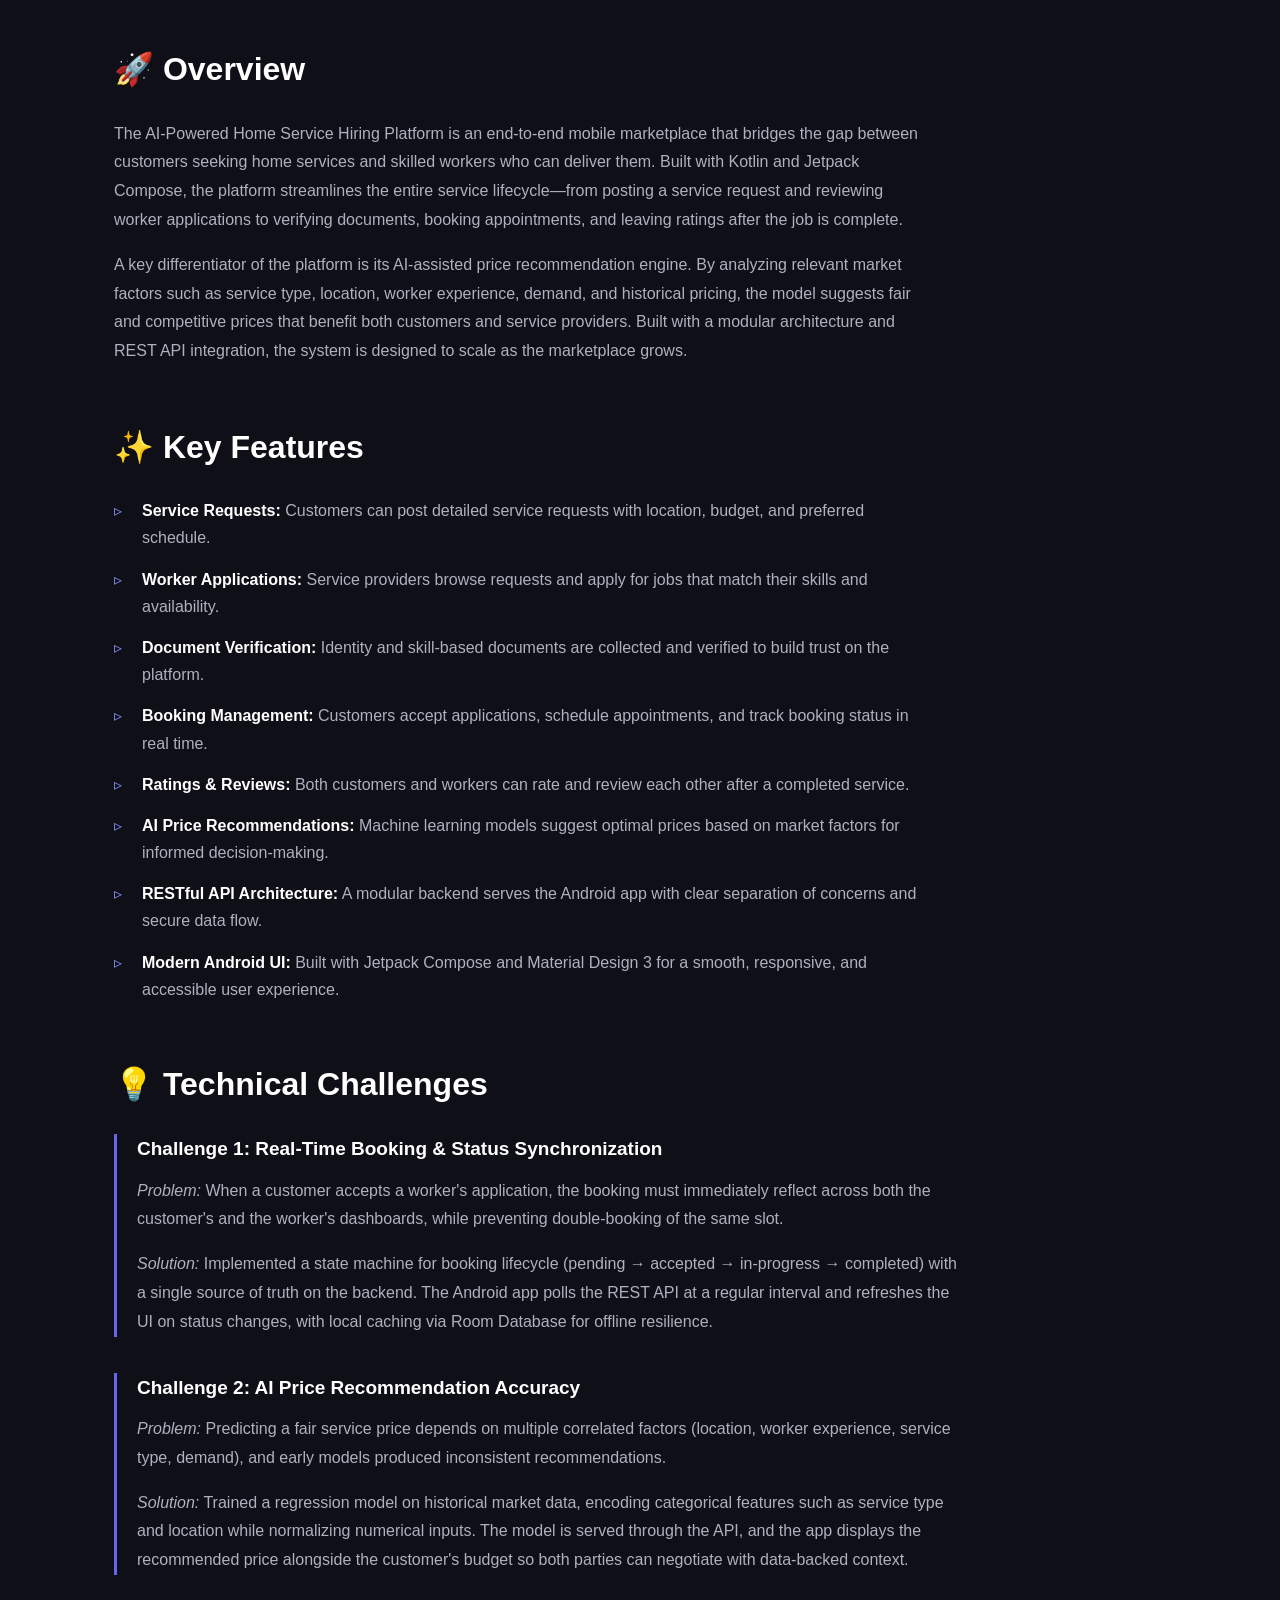
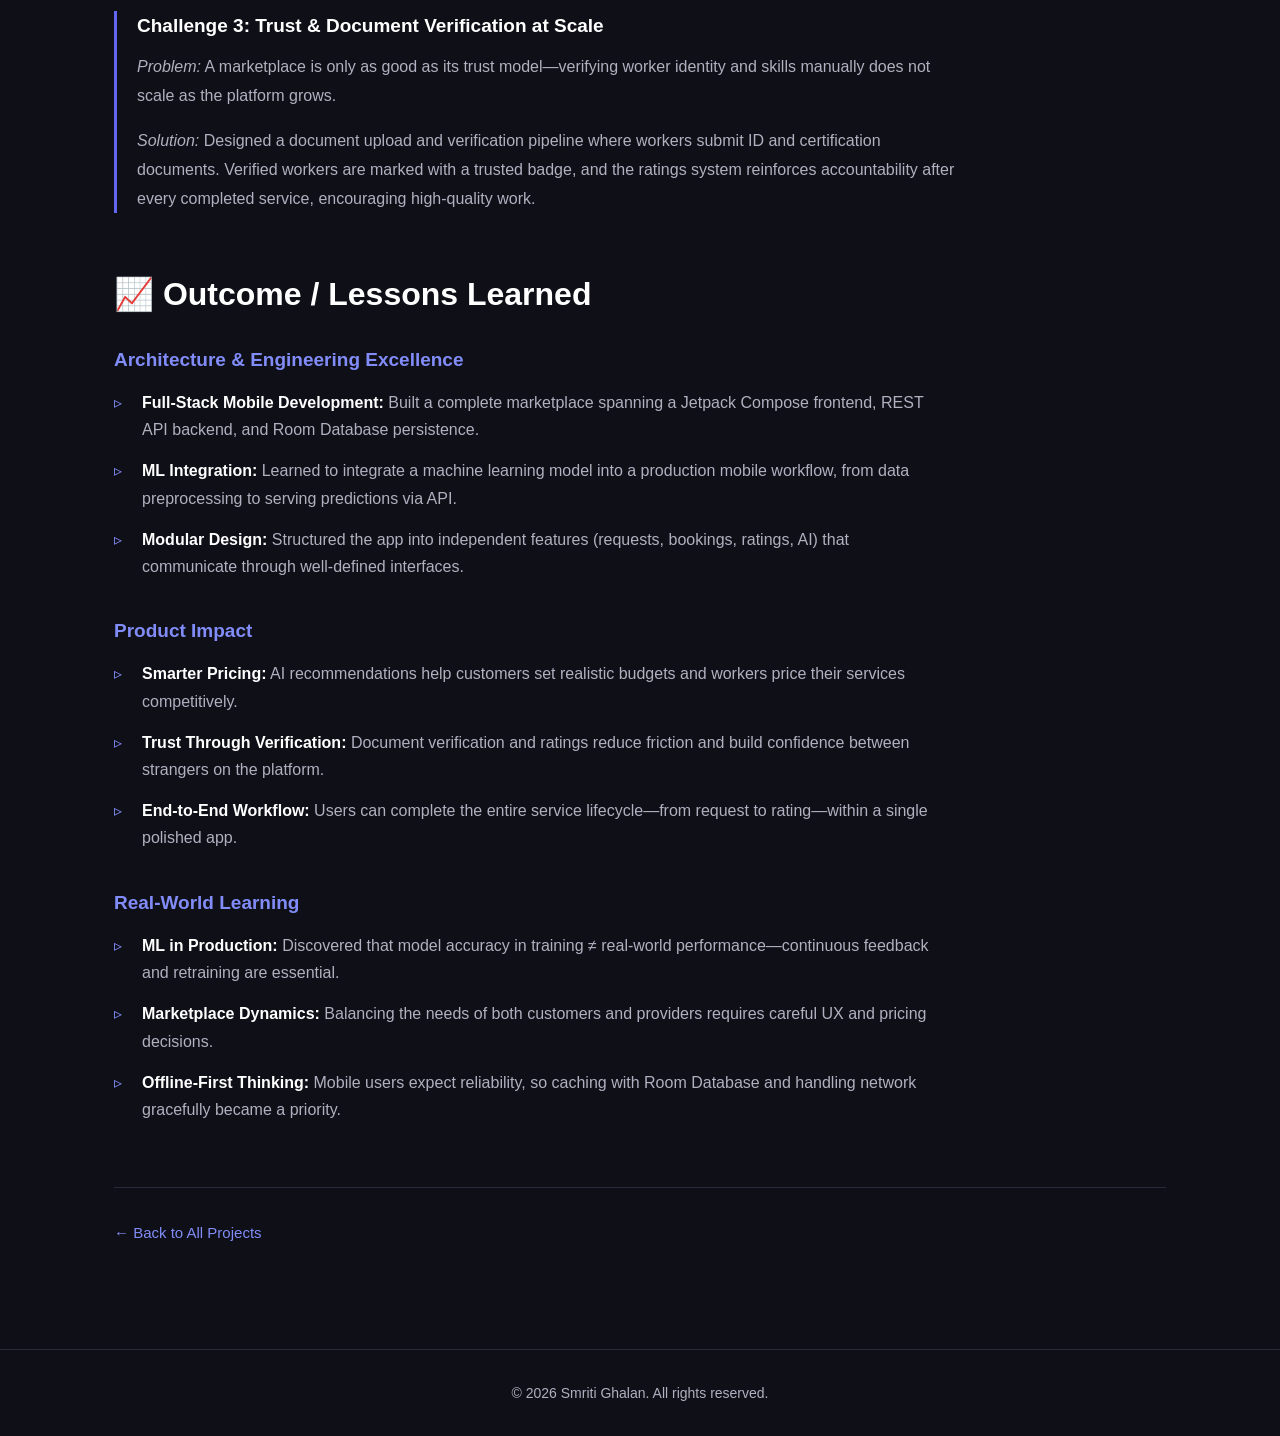
<file: projects/ai-home-service-platform.html>
<!DOCTYPE html>
<html lang="en">
<head>
    <meta charset="UTF-8">
    <meta name="viewport" content="width=device-width, initial-scale=1.0">
    <title>AI-Powered Home Service Hiring Platform — Smriti Ghalan</title>
    <link rel="stylesheet" href="../styles.css">
</head>
<body>

    <!-- ========== NAVIGATION BAR ========== -->
    <nav class="navbar">
        <div class="nav-container">
            <a href="../index.html" class="nav-logo">SmritiGhalan</a>
            <ul class="nav-menu">
                <li><a href="../index.html#home" class="nav-link">Home</a></li>
                <li><a href="../index.html#projects" class="nav-link">Projects</a></li>
                <li><a href="../index.html#skills" class="nav-link">Skills</a></li>
                <li><a href="../index.html#contact" class="nav-link">Contact</a></li>
            </ul>
            <button class="hamburger" id="hamburger" aria-label="Toggle menu">
                <span></span>
                <span></span>
                <span></span>
            </button>
        </div>
    </nav>

    <ul class="mobile-menu" id="mobileMenu">
        <li><a href="../index.html#home" class="mobile-link">Home</a></li>
        <li><a href="../index.html#projects" class="mobile-link">Projects</a></li>
        <li><a href="../index.html#skills" class="mobile-link">Skills</a></li>
        <li><a href="../index.html#contact" class="mobile-link">Contact</a></li>
    </ul>

    <!-- ========== PROJECT DETAIL ========== -->
    <section class="project-detail">
        <div class="container">
            <!-- Back to projects -->
            <a href="../index.html#projects" class="back-link">← Back to Projects</a>

            <!-- Category tags -->
            <div class="detail-tags">
                <span class="detail-tag">Mobile Application</span>
                <span class="detail-tag">AI / Machine Learning</span>
                <span class="detail-tag">Service Marketplace</span>
                <span class="detail-tag">Database Design</span>
            </div>

            <!-- Title -->
            <h1 class="detail-title">AI-Powered Home Service Hiring Platform</h1>

            <!-- Description -->
            <p class="detail-subtitle">
                A home service hiring platform that connects customers with service
                providers. It includes service requests, worker applications,
                document verification, bookings, ratings, and AI-assisted price
                recommendations based on relevant market factors.
            </p>

            <!-- View code button -->
            <div class="detail-actions">
                <a href="https://github.com/smriti999/AI--Powered-Home-Service-Hiring-Platform" class="btn btn-primary" target="_blank" rel="noopener">
                    <svg class="btn-icon" viewBox="0 0 24 24" fill="currentColor" aria-hidden="true">
                        <path d="M12 .5C5.73.5.5 5.73.5 12c0 5.08 3.29 9.39 7.86 10.91.58.11.79-.25.79-.56 0-.28-.01-1.02-.02-2-3.2.7-3.88-1.54-3.88-1.54-.52-1.33-1.28-1.68-1.28-1.68-1.05-.72.08-.7.08-.7 1.16.08 1.77 1.19 1.77 1.19 1.03 1.77 2.7 1.26 3.36.96.1-.75.4-1.26.73-1.55-2.55-.29-5.23-1.28-5.23-5.69 0-1.26.45-2.29 1.19-3.1-.12-.29-.52-1.46.11-3.05 0 0 .97-.31 3.18 1.18a11.1 11.1 0 0 1 5.8 0c2.2-1.49 3.17-1.18 3.17-1.18.63 1.59.23 2.76.11 3.05.74.81 1.19 1.84 1.19 3.1 0 4.42-2.69 5.39-5.25 5.68.41.36.78 1.06.78 2.14 0 1.55-.01 2.8-.01 3.18 0 .31.21.68.8.56A11.51 11.51 0 0 0 23.5 12C23.5 5.73 18.27.5 12 .5z"/>
                    </svg>
                    View Code
                </a>
            </div>

            <!-- Project mockup / preview -->
            <div class="detail-mockup">
                <div class="detail-mockup-bar">
                    <span class="mockup-dot red"></span>
                    <span class="mockup-dot yellow"></span>
                    <span class="mockup-dot green"></span>
                    <span class="mockup-url">homeservice.app</span>
                </div>
                <div class="detail-mockup-screen">
                    <span class="mockup-app-emoji">🏠</span>
                    <div class="mockup-app-name">Home Service Platform</div>
                    <p class="mockup-app-tagline">AI-assisted home service marketplace connecting customers with verified service providers.</p>
                </div>
            </div>

            <!-- Tech Stack -->
            <div class="detail-section">
                <h2 class="detail-heading">Tech Stack</h2>

                <div class="tech-group">
                    <h3 class="tech-group-title">Languages</h3>
                    <div class="tech-chips">
                        <span class="tech-chip">Kotlin</span>
                    </div>
                </div>

                <div class="tech-group">
                    <h3 class="tech-group-title">Mobile Development</h3>
                    <div class="tech-chips">
                        <span class="tech-chip">Jetpack Compose</span>
                        <span class="tech-chip">Navigation Compose</span>
                        <span class="tech-chip">Material Design 3</span>
                    </div>
                </div>

                <div class="tech-group">
                    <h3 class="tech-group-title">Backend &amp; API</h3>
                    <div class="tech-chips">
                        <span class="tech-chip">REST API</span>
                        <span class="tech-chip">Authentication</span>
                    </div>
                </div>

                <div class="tech-group">
                    <h3 class="tech-group-title">Database Design</h3>
                    <div class="tech-chips">
                        <span class="tech-chip">Room Database</span>
                        <span class="tech-chip">SQLite</span>
                    </div>
                </div>

                <div class="tech-group">
                    <h3 class="tech-group-title">AI / Machine Learning</h3>
                    <div class="tech-chips">
                        <span class="tech-chip">Machine Learning</span>
                        <span class="tech-chip">Price Recommendation</span>
                    </div>
                </div>

                <div class="tech-group">
                    <h3 class="tech-group-title">Tools and Workflow</h3>
                    <div class="tech-chips">
                        <span class="tech-chip">Git</span>
                        <span class="tech-chip">GitHub</span>
                        <span class="tech-chip">Android Studio</span>
                        <span class="tech-chip">Postman</span>
                    </div>
                </div>
            </div>

            <!-- Overview -->
            <div class="detail-section">
                <h2 class="detail-heading">🚀 Overview</h2>
                <p class="detail-paragraph">
                    The AI-Powered Home Service Hiring Platform is an end-to-end
                    mobile marketplace that bridges the gap between customers seeking
                    home services and skilled workers who can deliver them. Built
                    with Kotlin and Jetpack Compose, the platform streamlines the
                    entire service lifecycle—from posting a service request and
                    reviewing worker applications to verifying documents, booking
                    appointments, and leaving ratings after the job is complete.
                </p>
                <p class="detail-paragraph">
                    A key differentiator of the platform is its AI-assisted price
                    recommendation engine. By analyzing relevant market factors
                    such as service type, location, worker experience, demand, and
                    historical pricing, the model suggests fair and competitive
                    prices that benefit both customers and service providers.
                    Built with a modular architecture and REST API integration,
                    the system is designed to scale as the marketplace grows.
                </p>
            </div>

            <!-- Key Features -->
            <div class="detail-section">
                <h2 class="detail-heading">✨ Key Features</h2>
                <ul class="feature-list">
                    <li><strong>Service Requests:</strong> Customers can post detailed service requests with location, budget, and preferred schedule.</li>
                    <li><strong>Worker Applications:</strong> Service providers browse requests and apply for jobs that match their skills and availability.</li>
                    <li><strong>Document Verification:</strong> Identity and skill-based documents are collected and verified to build trust on the platform.</li>
                    <li><strong>Booking Management:</strong> Customers accept applications, schedule appointments, and track booking status in real time.</li>
                    <li><strong>Ratings &amp; Reviews:</strong> Both customers and workers can rate and review each other after a completed service.</li>
                    <li><strong>AI Price Recommendations:</strong> Machine learning models suggest optimal prices based on market factors for informed decision-making.</li>
                    <li><strong>RESTful API Architecture:</strong> A modular backend serves the Android app with clear separation of concerns and secure data flow.</li>
                    <li><strong>Modern Android UI:</strong> Built with Jetpack Compose and Material Design 3 for a smooth, responsive, and accessible user experience.</li>
                </ul>
            </div>

            <!-- Technical Challenges -->
            <div class="detail-section">
                <h2 class="detail-heading">💡 Technical Challenges</h2>

                <div class="challenge-block">
                    <h3 class="challenge-title">Challenge 1: Real-Time Booking &amp; Status Synchronization</h3>
                    <p class="detail-paragraph"><em>Problem:</em> When a customer accepts a worker's application, the booking must immediately reflect across both the customer's and the worker's dashboards, while preventing double-booking of the same slot.</p>
                    <p class="detail-paragraph"><em>Solution:</em> Implemented a state machine for booking lifecycle (pending → accepted → in-progress → completed) with a single source of truth on the backend. The Android app polls the REST API at a regular interval and refreshes the UI on status changes, with local caching via Room Database for offline resilience.</p>
                </div>

                <div class="challenge-block">
                    <h3 class="challenge-title">Challenge 2: AI Price Recommendation Accuracy</h3>
                    <p class="detail-paragraph"><em>Problem:</em> Predicting a fair service price depends on multiple correlated factors (location, worker experience, service type, demand), and early models produced inconsistent recommendations.</p>
                    <p class="detail-paragraph"><em>Solution:</em> Trained a regression model on historical market data, encoding categorical features such as service type and location while normalizing numerical inputs. The model is served through the API, and the app displays the recommended price alongside the customer's budget so both parties can negotiate with data-backed context.</p>
                </div>

                <div class="challenge-block">
                    <h3 class="challenge-title">Challenge 3: Trust &amp; Document Verification at Scale</h3>
                    <p class="detail-paragraph"><em>Problem:</em> A marketplace is only as good as its trust model—verifying worker identity and skills manually does not scale as the platform grows.</p>
                    <p class="detail-paragraph"><em>Solution:</em> Designed a document upload and verification pipeline where workers submit ID and certification documents. Verified workers are marked with a trusted badge, and the ratings system reinforces accountability after every completed service, encouraging high-quality work.</p>
                </div>
            </div>

            <!-- Outcome / Lessons Learned -->
            <div class="detail-section">
                <h2 class="detail-heading">📈 Outcome / Lessons Learned</h2>

                <div class="outcome-block">
                    <h3 class="outcome-title">Architecture &amp; Engineering Excellence</h3>
                    <ul class="feature-list">
                        <li><strong>Full-Stack Mobile Development:</strong> Built a complete marketplace spanning a Jetpack Compose frontend, REST API backend, and Room Database persistence.</li>
                        <li><strong>ML Integration:</strong> Learned to integrate a machine learning model into a production mobile workflow, from data preprocessing to serving predictions via API.</li>
                        <li><strong>Modular Design:</strong> Structured the app into independent features (requests, bookings, ratings, AI) that communicate through well-defined interfaces.</li>
                    </ul>
                </div>

                <div class="outcome-block">
                    <h3 class="outcome-title">Product Impact</h3>
                    <ul class="feature-list">
                        <li><strong>Smarter Pricing:</strong> AI recommendations help customers set realistic budgets and workers price their services competitively.</li>
                        <li><strong>Trust Through Verification:</strong> Document verification and ratings reduce friction and build confidence between strangers on the platform.</li>
                        <li><strong>End-to-End Workflow:</strong> Users can complete the entire service lifecycle—from request to rating—within a single polished app.</li>
                    </ul>
                </div>

                <div class="outcome-block">
                    <h3 class="outcome-title">Real-World Learning</h3>
                    <ul class="feature-list">
                        <li><strong>ML in Production:</strong> Discovered that model accuracy in training ≠ real-world performance—continuous feedback and retraining are essential.</li>
                        <li><strong>Marketplace Dynamics:</strong> Balancing the needs of both customers and providers requires careful UX and pricing decisions.</li>
                        <li><strong>Offline-First Thinking:</strong> Mobile users expect reliability, so caching with Room Database and handling network gracefully became a priority.</li>
                    </ul>
                </div>
            </div>

            <!-- Footer nav -->
            <div class="detail-footer">
                <a href="../index.html#projects" class="back-link">← Back to All Projects</a>
            </div>
        </div>
    </section>

    <!-- ========== FOOTER ========== -->
    <footer class="footer">
        <div class="container">
            <p>&copy; 2026 Smriti Ghalan. All rights reserved.</p>
        </div>
    </footer>

    <script src="../script.js"></script>
</body>
</html>
</file>
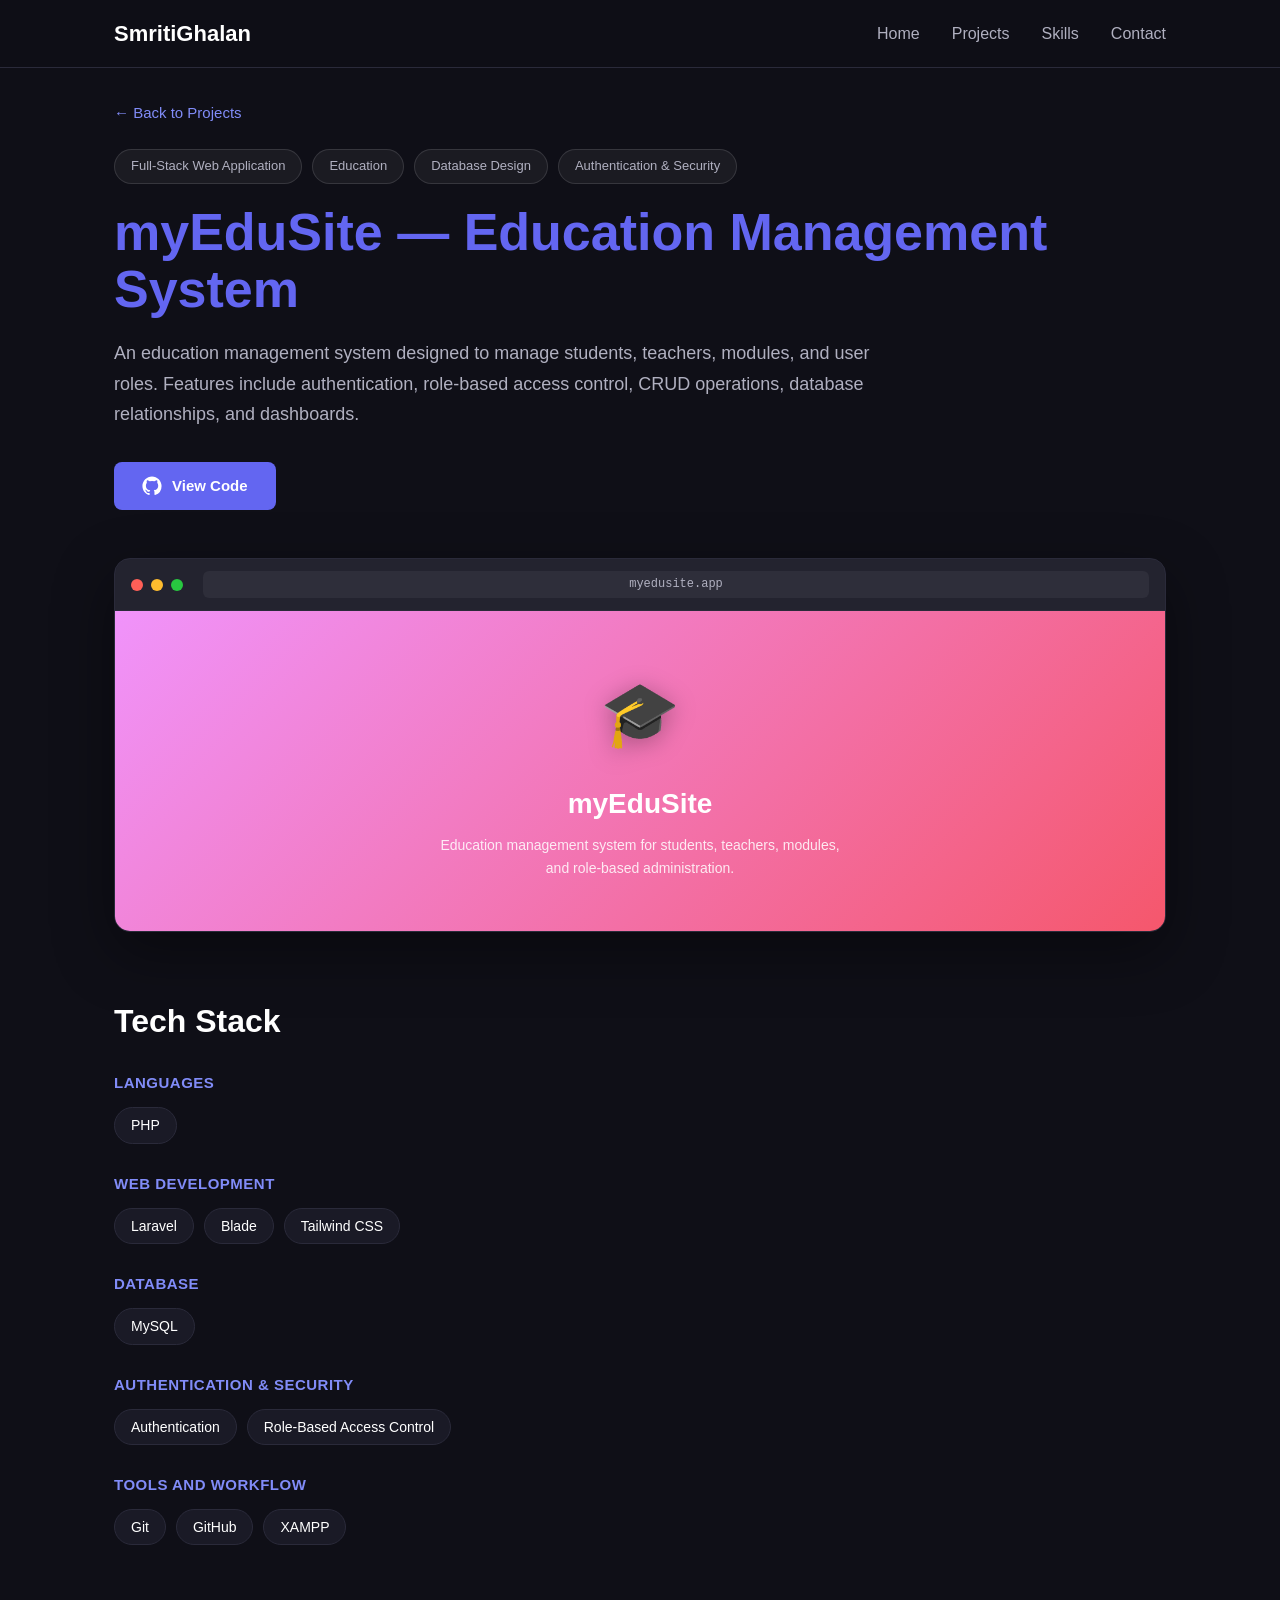
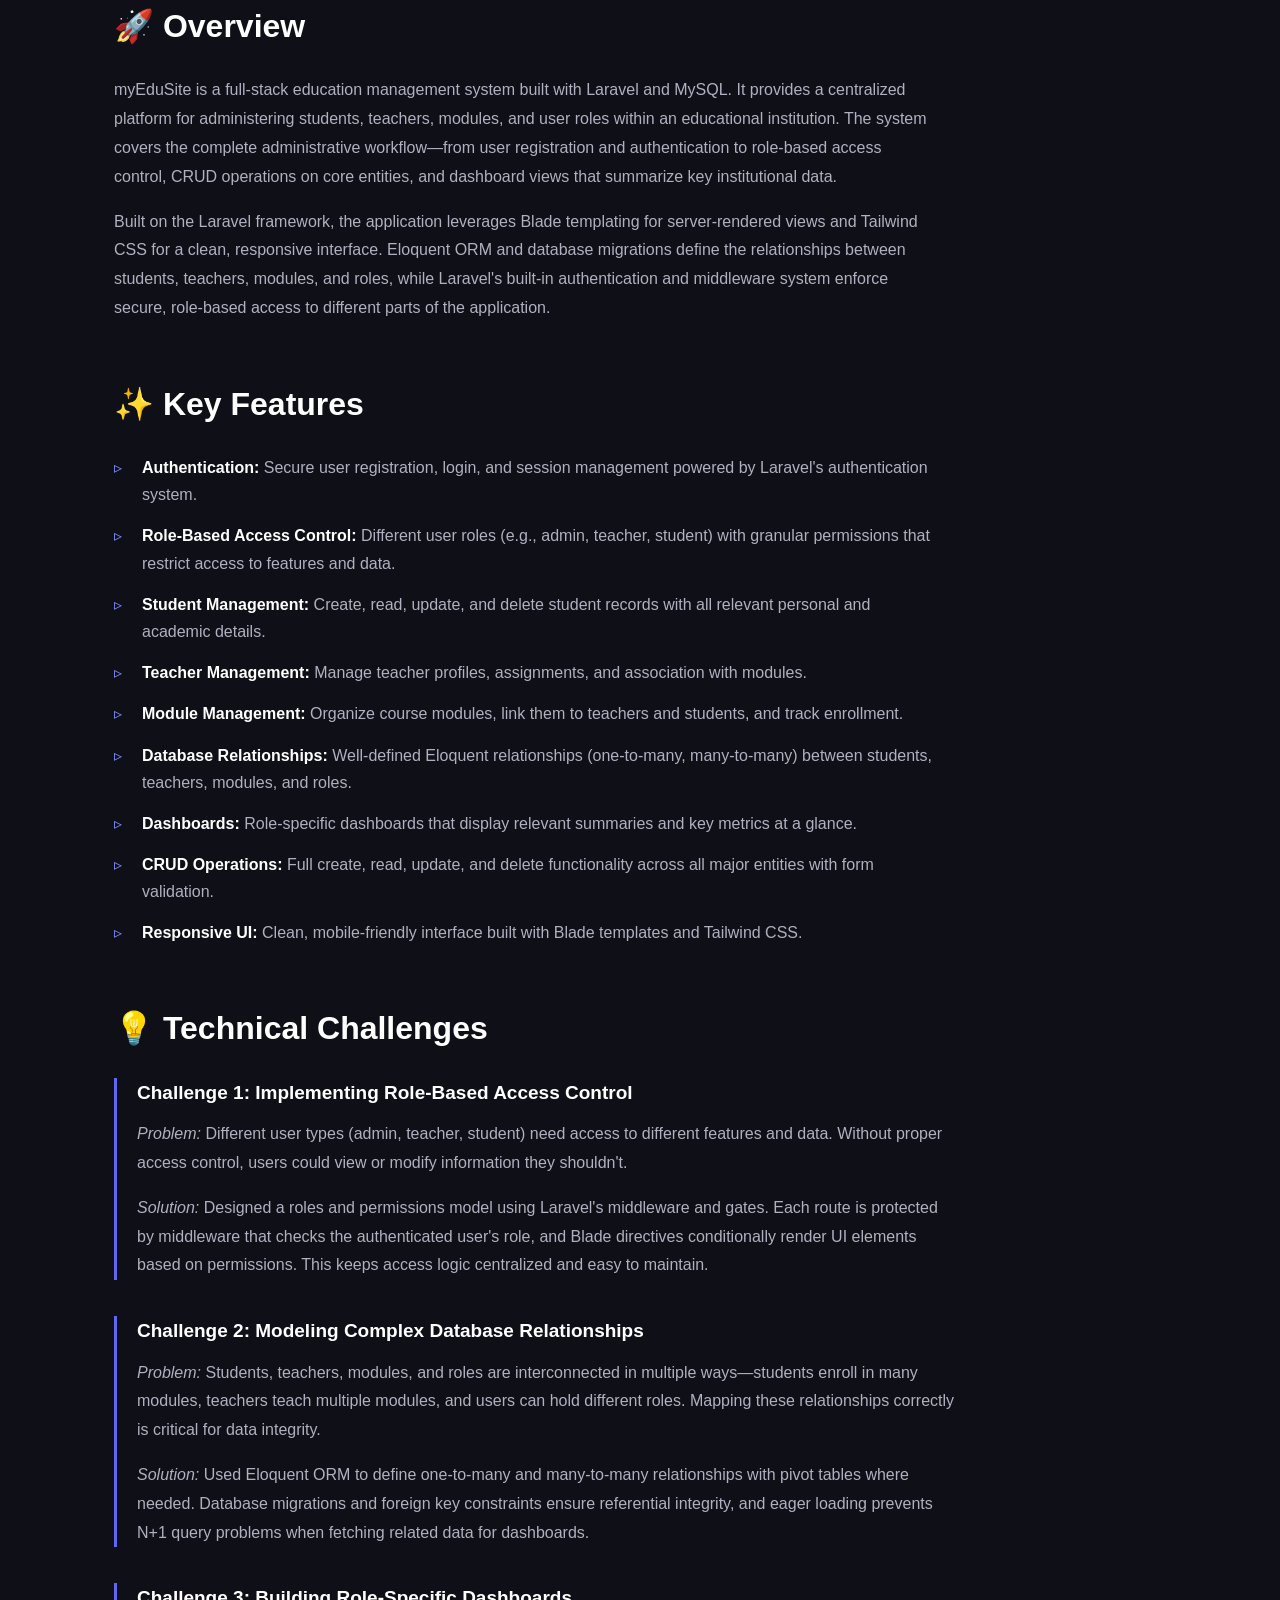
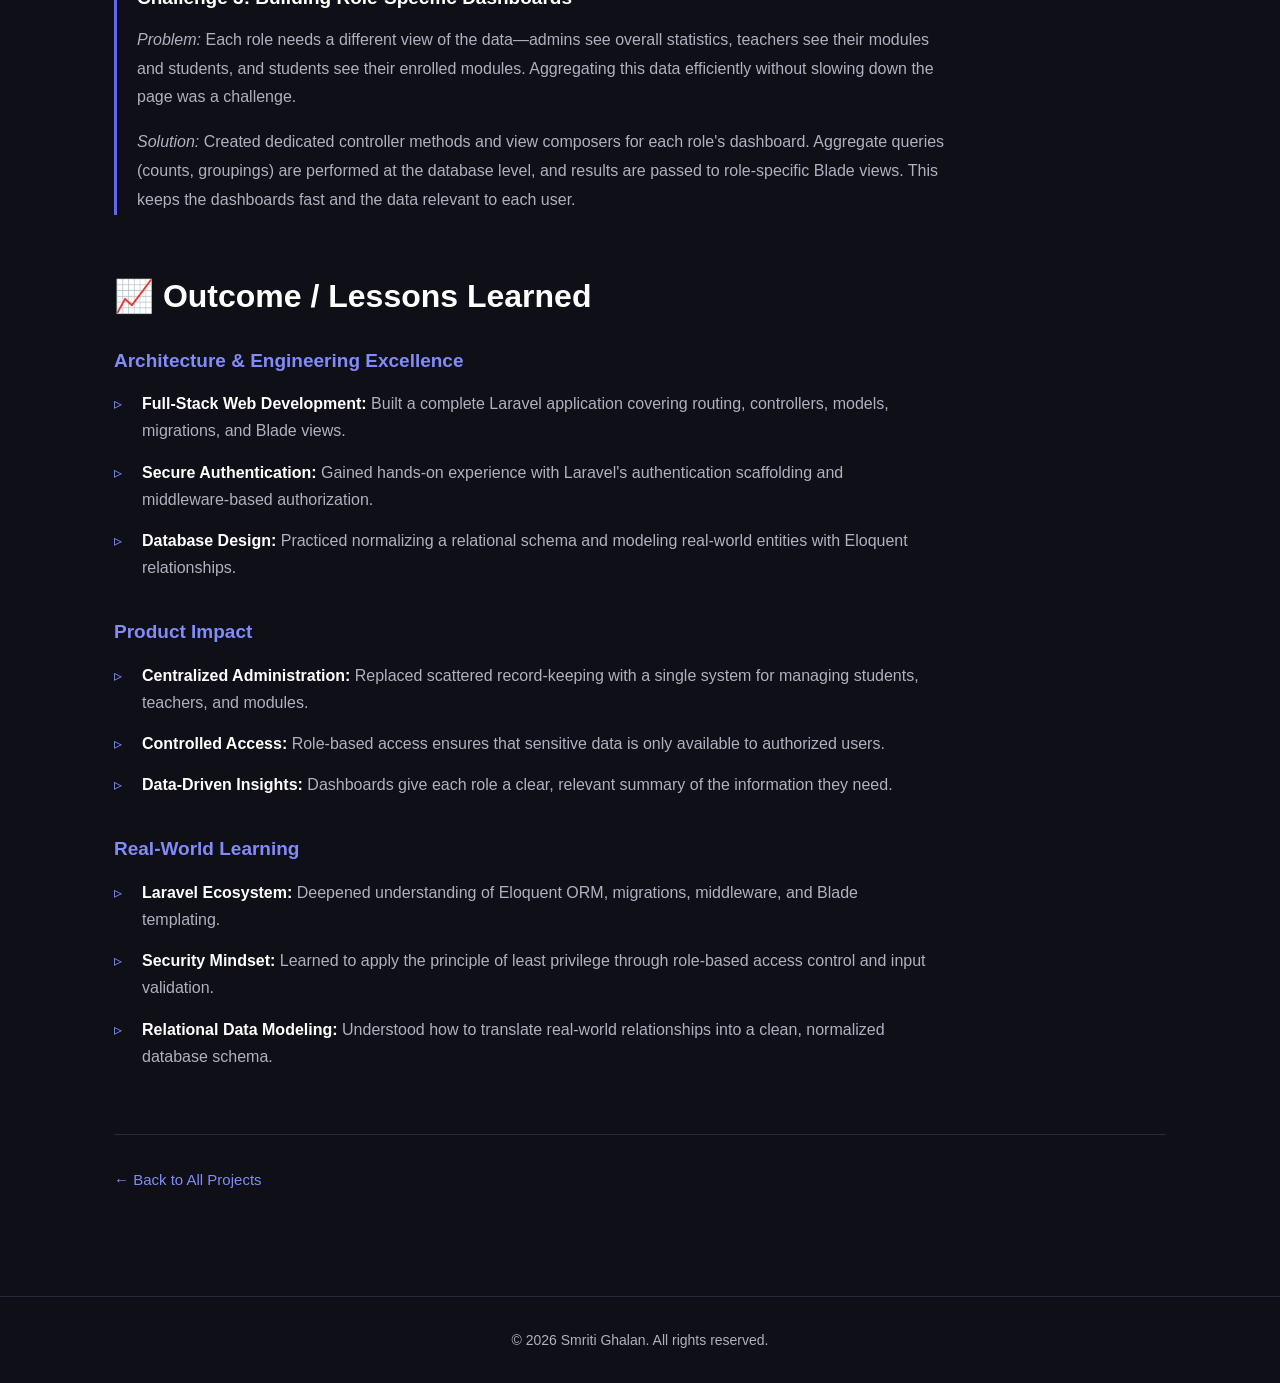
<file: projects/myedusite.html>
<!DOCTYPE html>
<html lang="en">
<head>
    <meta charset="UTF-8">
    <meta name="viewport" content="width=device-width, initial-scale=1.0">
    <title>myEduSite — Education Management System | Smriti Ghalan</title>
    <link rel="stylesheet" href="../styles.css">
</head>
<body>

    <!-- ========== NAVIGATION BAR ========== -->
    <nav class="navbar">
        <div class="nav-container">
            <a href="../index.html" class="nav-logo">SmritiGhalan</a>
            <ul class="nav-menu">
                <li><a href="../index.html#home" class="nav-link">Home</a></li>
                <li><a href="../index.html#projects" class="nav-link">Projects</a></li>
                <li><a href="../index.html#skills" class="nav-link">Skills</a></li>
                <li><a href="../index.html#contact" class="nav-link">Contact</a></li>
            </ul>
            <button class="hamburger" id="hamburger" aria-label="Toggle menu">
                <span></span>
                <span></span>
                <span></span>
            </button>
        </div>
    </nav>

    <ul class="mobile-menu" id="mobileMenu">
        <li><a href="../index.html#home" class="mobile-link">Home</a></li>
        <li><a href="../index.html#projects" class="mobile-link">Projects</a></li>
        <li><a href="../index.html#skills" class="mobile-link">Skills</a></li>
        <li><a href="../index.html#contact" class="mobile-link">Contact</a></li>
    </ul>

    <!-- ========== PROJECT DETAIL ========== -->
    <section class="project-detail">
        <div class="container">
            <!-- Back to projects -->
            <a href="../index.html#projects" class="back-link">← Back to Projects</a>

            <!-- Category tags -->
            <div class="detail-tags">
                <span class="detail-tag">Full-Stack Web Application</span>
                <span class="detail-tag">Education</span>
                <span class="detail-tag">Database Design</span>
                <span class="detail-tag">Authentication &amp; Security</span>
            </div>

            <!-- Title -->
            <h1 class="detail-title">myEduSite — Education Management System</h1>

            <!-- Description -->
            <p class="detail-subtitle">
                An education management system designed to manage students,
                teachers, modules, and user roles. Features include authentication,
                role-based access control, CRUD operations, database relationships,
                and dashboards.
            </p>

            <!-- View code button -->
            <div class="detail-actions">
                <a href="https://github.com/tbc-bsc-l6/component-2-laravel-project-smriti999" class="btn btn-primary" target="_blank" rel="noopener">
                    <svg class="btn-icon" viewBox="0 0 24 24" fill="currentColor" aria-hidden="true">
                        <path d="M12 .5C5.73.5.5 5.73.5 12c0 5.08 3.29 9.39 7.86 10.91.58.11.79-.25.79-.56 0-.28-.01-1.02-.02-2-3.2.7-3.88-1.54-3.88-1.54-.52-1.33-1.28-1.68-1.28-1.68-1.05-.72.08-.7.08-.7 1.16.08 1.77 1.19 1.77 1.19 1.03 1.77 2.7 1.26 3.36.96.1-.75.4-1.26.73-1.55-2.55-.29-5.23-1.28-5.23-5.69 0-1.26.45-2.29 1.19-3.1-.12-.29-.52-1.46.11-3.05 0 0 .97-.31 3.18 1.18a11.1 11.1 0 0 1 5.8 0c2.2-1.49 3.17-1.18 3.17-1.18.63 1.59.23 2.76.11 3.05.74.81 1.19 1.84 1.19 3.1 0 4.42-2.69 5.39-5.25 5.68.41.36.78 1.06.78 2.14 0 1.55-.01 2.8-.01 3.18 0 .31.21.68.8.56A11.51 11.51 0 0 0 23.5 12C23.5 5.73 18.27.5 12 .5z"/>
                    </svg>
                    View Code
                </a>
            </div>

            <!-- Project mockup / preview -->
            <div class="detail-mockup">
                <div class="detail-mockup-bar">
                    <span class="mockup-dot red"></span>
                    <span class="mockup-dot yellow"></span>
                    <span class="mockup-dot green"></span>
                    <span class="mockup-url">myedusite.app</span>
                </div>
                <div class="detail-mockup-screen" style="background: linear-gradient(135deg, #f093fb 0%, #f5576c 100%);">
                    <span class="mockup-app-emoji">🎓</span>
                    <div class="mockup-app-name">myEduSite</div>
                    <p class="mockup-app-tagline">Education management system for students, teachers, modules, and role-based administration.</p>
                </div>
            </div>

            <!-- Tech Stack -->
            <div class="detail-section">
                <h2 class="detail-heading">Tech Stack</h2>

                <div class="tech-group">
                    <h3 class="tech-group-title">Languages</h3>
                    <div class="tech-chips">
                        <span class="tech-chip">PHP</span>
                    </div>
                </div>

                <div class="tech-group">
                    <h3 class="tech-group-title">Web Development</h3>
                    <div class="tech-chips">
                        <span class="tech-chip">Laravel</span>
                        <span class="tech-chip">Blade</span>
                        <span class="tech-chip">Tailwind CSS</span>
                    </div>
                </div>

                <div class="tech-group">
                    <h3 class="tech-group-title">Database</h3>
                    <div class="tech-chips">
                        <span class="tech-chip">MySQL</span>
                    </div>
                </div>

                <div class="tech-group">
                    <h3 class="tech-group-title">Authentication &amp; Security</h3>
                    <div class="tech-chips">
                        <span class="tech-chip">Authentication</span>
                        <span class="tech-chip">Role-Based Access Control</span>
                    </div>
                </div>

                <div class="tech-group">
                    <h3 class="tech-group-title">Tools and Workflow</h3>
                    <div class="tech-chips">
                        <span class="tech-chip">Git</span>
                        <span class="tech-chip">GitHub</span>
                        <span class="tech-chip">XAMPP</span>
                    </div>
                </div>
            </div>

            <!-- Overview -->
            <div class="detail-section">
                <h2 class="detail-heading">🚀 Overview</h2>
                <p class="detail-paragraph">
                    myEduSite is a full-stack education management system built with
                    Laravel and MySQL. It provides a centralized platform for
                    administering students, teachers, modules, and user roles within
                    an educational institution. The system covers the complete
                    administrative workflow—from user registration and authentication
                    to role-based access control, CRUD operations on core entities,
                    and dashboard views that summarize key institutional data.
                </p>
                <p class="detail-paragraph">
                    Built on the Laravel framework, the application leverages Blade
                    templating for server-rendered views and Tailwind CSS for a clean,
                    responsive interface. Eloquent ORM and database migrations define
                    the relationships between students, teachers, modules, and roles,
                    while Laravel's built-in authentication and middleware system
                    enforce secure, role-based access to different parts of the
                    application.
                </p>
            </div>

            <!-- Key Features -->
            <div class="detail-section">
                <h2 class="detail-heading">✨ Key Features</h2>
                <ul class="feature-list">
                    <li><strong>Authentication:</strong> Secure user registration, login, and session management powered by Laravel's authentication system.</li>
                    <li><strong>Role-Based Access Control:</strong> Different user roles (e.g., admin, teacher, student) with granular permissions that restrict access to features and data.</li>
                    <li><strong>Student Management:</strong> Create, read, update, and delete student records with all relevant personal and academic details.</li>
                    <li><strong>Teacher Management:</strong> Manage teacher profiles, assignments, and association with modules.</li>
                    <li><strong>Module Management:</strong> Organize course modules, link them to teachers and students, and track enrollment.</li>
                    <li><strong>Database Relationships:</strong> Well-defined Eloquent relationships (one-to-many, many-to-many) between students, teachers, modules, and roles.</li>
                    <li><strong>Dashboards:</strong> Role-specific dashboards that display relevant summaries and key metrics at a glance.</li>
                    <li><strong>CRUD Operations:</strong> Full create, read, update, and delete functionality across all major entities with form validation.</li>
                    <li><strong>Responsive UI:</strong> Clean, mobile-friendly interface built with Blade templates and Tailwind CSS.</li>
                </ul>
            </div>

            <!-- Technical Challenges -->
            <div class="detail-section">
                <h2 class="detail-heading">💡 Technical Challenges</h2>

                <div class="challenge-block">
                    <h3 class="challenge-title">Challenge 1: Implementing Role-Based Access Control</h3>
                    <p class="detail-paragraph"><em>Problem:</em> Different user types (admin, teacher, student) need access to different features and data. Without proper access control, users could view or modify information they shouldn't.</p>
                    <p class="detail-paragraph"><em>Solution:</em> Designed a roles and permissions model using Laravel's middleware and gates. Each route is protected by middleware that checks the authenticated user's role, and Blade directives conditionally render UI elements based on permissions. This keeps access logic centralized and easy to maintain.</p>
                </div>

                <div class="challenge-block">
                    <h3 class="challenge-title">Challenge 2: Modeling Complex Database Relationships</h3>
                    <p class="detail-paragraph"><em>Problem:</em> Students, teachers, modules, and roles are interconnected in multiple ways—students enroll in many modules, teachers teach multiple modules, and users can hold different roles. Mapping these relationships correctly is critical for data integrity.</p>
                    <p class="detail-paragraph"><em>Solution:</em> Used Eloquent ORM to define one-to-many and many-to-many relationships with pivot tables where needed. Database migrations and foreign key constraints ensure referential integrity, and eager loading prevents N+1 query problems when fetching related data for dashboards.</p>
                </div>

                <div class="challenge-block">
                    <h3 class="challenge-title">Challenge 3: Building Role-Specific Dashboards</h3>
                    <p class="detail-paragraph"><em>Problem:</em> Each role needs a different view of the data—admins see overall statistics, teachers see their modules and students, and students see their enrolled modules. Aggregating this data efficiently without slowing down the page was a challenge.</p>
                    <p class="detail-paragraph"><em>Solution:</em> Created dedicated controller methods and view composers for each role's dashboard. Aggregate queries (counts, groupings) are performed at the database level, and results are passed to role-specific Blade views. This keeps the dashboards fast and the data relevant to each user.</p>
                </div>
            </div>

            <!-- Outcome / Lessons Learned -->
            <div class="detail-section">
                <h2 class="detail-heading">📈 Outcome / Lessons Learned</h2>

                <div class="outcome-block">
                    <h3 class="outcome-title">Architecture &amp; Engineering Excellence</h3>
                    <ul class="feature-list">
                        <li><strong>Full-Stack Web Development:</strong> Built a complete Laravel application covering routing, controllers, models, migrations, and Blade views.</li>
                        <li><strong>Secure Authentication:</strong> Gained hands-on experience with Laravel's authentication scaffolding and middleware-based authorization.</li>
                        <li><strong>Database Design:</strong> Practiced normalizing a relational schema and modeling real-world entities with Eloquent relationships.</li>
                    </ul>
                </div>

                <div class="outcome-block">
                    <h3 class="outcome-title">Product Impact</h3>
                    <ul class="feature-list">
                        <li><strong>Centralized Administration:</strong> Replaced scattered record-keeping with a single system for managing students, teachers, and modules.</li>
                        <li><strong>Controlled Access:</strong> Role-based access ensures that sensitive data is only available to authorized users.</li>
                        <li><strong>Data-Driven Insights:</strong> Dashboards give each role a clear, relevant summary of the information they need.</li>
                    </ul>
                </div>

                <div class="outcome-block">
                    <h3 class="outcome-title">Real-World Learning</h3>
                    <ul class="feature-list">
                        <li><strong>Laravel Ecosystem:</strong> Deepened understanding of Eloquent ORM, migrations, middleware, and Blade templating.</li>
                        <li><strong>Security Mindset:</strong> Learned to apply the principle of least privilege through role-based access control and input validation.</li>
                        <li><strong>Relational Data Modeling:</strong> Understood how to translate real-world relationships into a clean, normalized database schema.</li>
                    </ul>
                </div>
            </div>

            <!-- Footer nav -->
            <div class="detail-footer">
                <a href="../index.html#projects" class="back-link">← Back to All Projects</a>
            </div>
        </div>
    </section>

    <!-- ========== FOOTER ========== -->
    <footer class="footer">
        <div class="container">
            <p>&copy; 2026 Smriti Ghalan. All rights reserved.</p>
        </div>
    </footer>

    <script src="../script.js"></script>
</body>
</html>
</file>
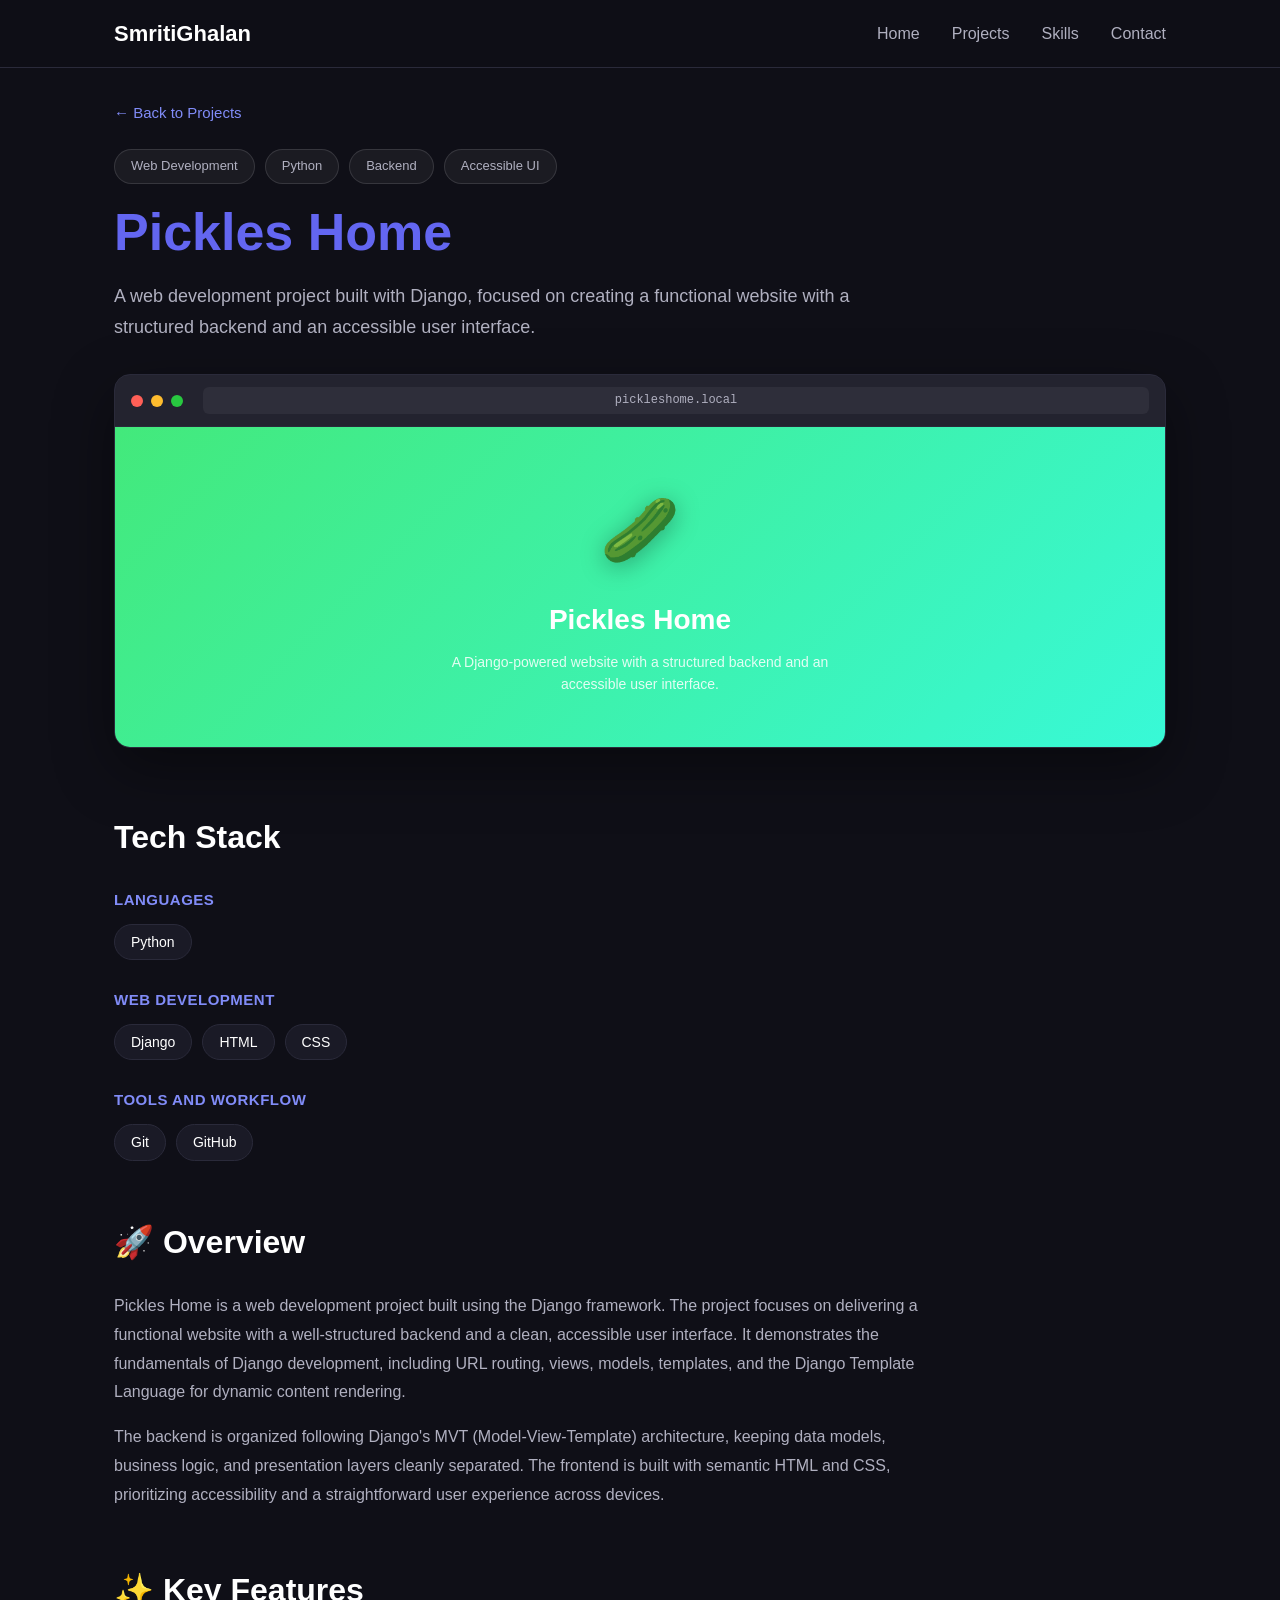
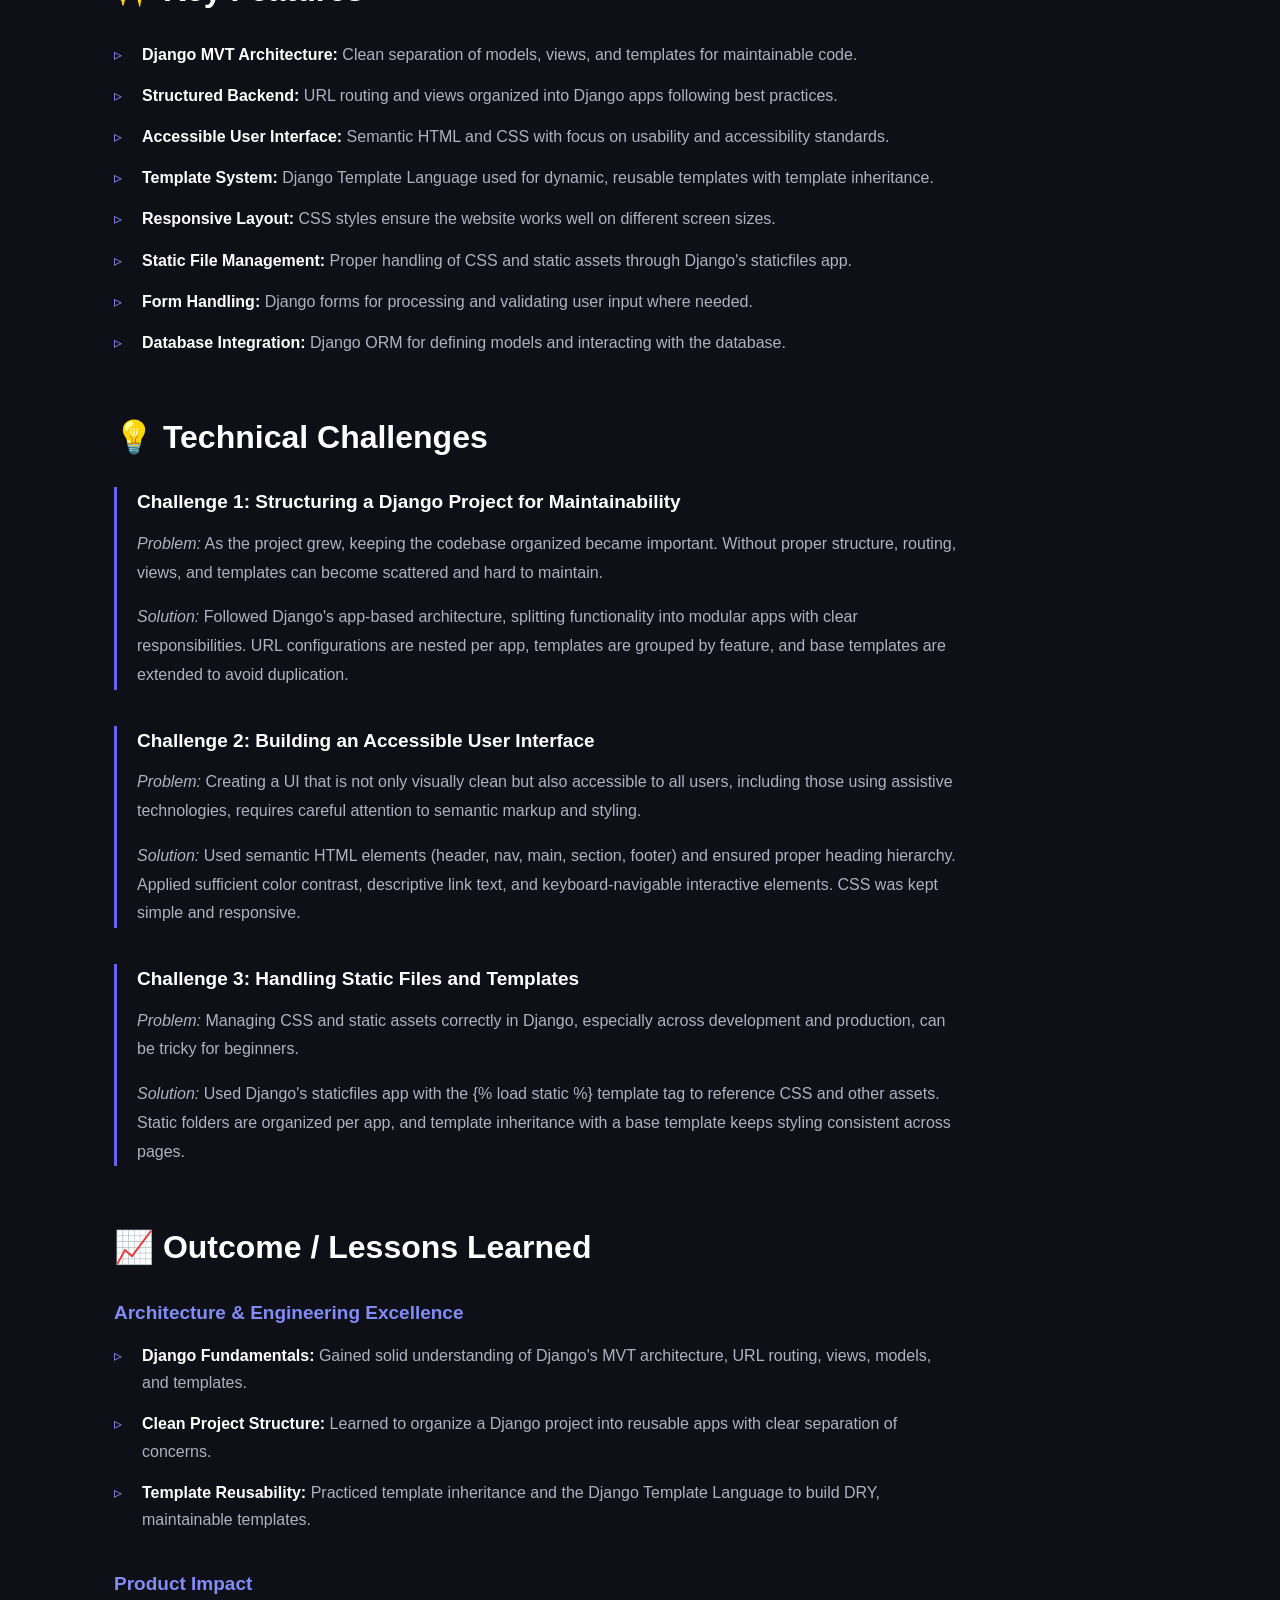
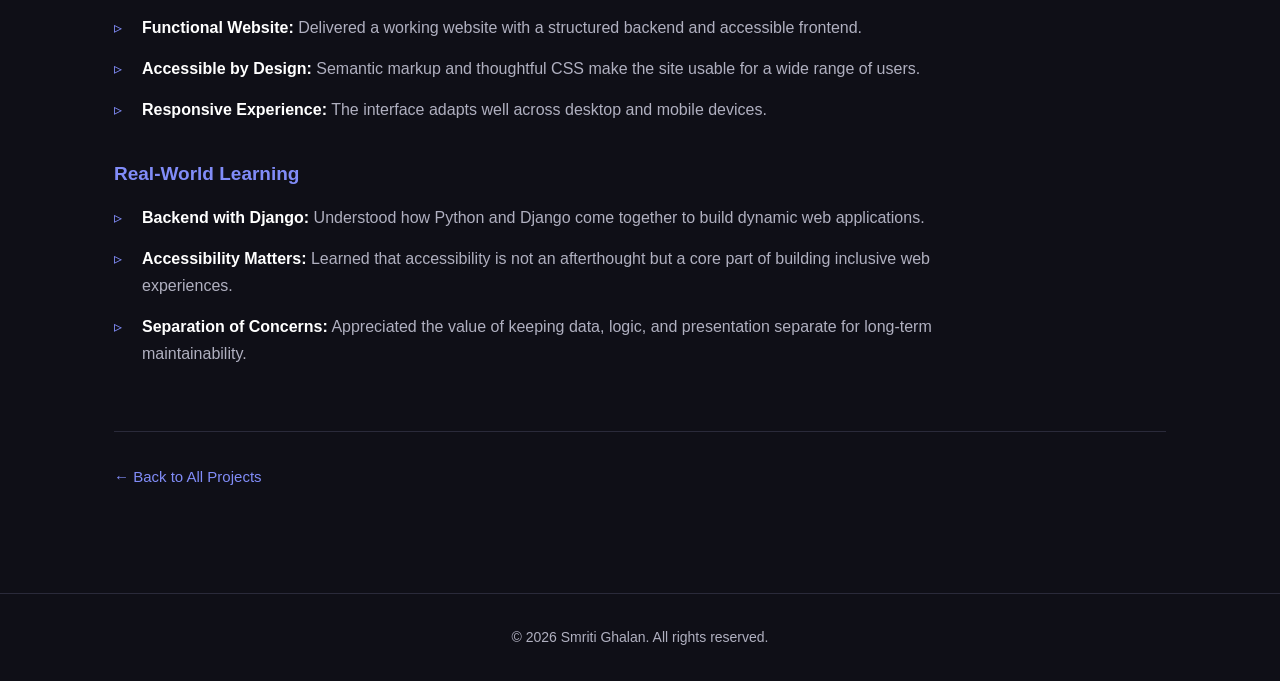
<file: projects/pickles-home.html>
<!DOCTYPE html>
<html lang="en">
<head>
    <meta charset="UTF-8">
    <meta name="viewport" content="width=device-width, initial-scale=1.0">
    <title>Pickles Home — Django Web Project | Smriti Ghalan</title>
    <link rel="stylesheet" href="../styles.css">
</head>
<body>

    <!-- ========== NAVIGATION BAR ========== -->
    <nav class="navbar">
        <div class="nav-container">
            <a href="../index.html" class="nav-logo">SmritiGhalan</a>
            <ul class="nav-menu">
                <li><a href="../index.html#home" class="nav-link">Home</a></li>
                <li><a href="../index.html#projects" class="nav-link">Projects</a></li>
                <li><a href="../index.html#skills" class="nav-link">Skills</a></li>
                <li><a href="../index.html#contact" class="nav-link">Contact</a></li>
            </ul>
            <button class="hamburger" id="hamburger" aria-label="Toggle menu">
                <span></span>
                <span></span>
                <span></span>
            </button>
        </div>
    </nav>

    <ul class="mobile-menu" id="mobileMenu">
        <li><a href="../index.html#home" class="mobile-link">Home</a></li>
        <li><a href="../index.html#projects" class="mobile-link">Projects</a></li>
        <li><a href="../index.html#skills" class="mobile-link">Skills</a></li>
        <li><a href="../index.html#contact" class="mobile-link">Contact</a></li>
    </ul>

    <!-- ========== PROJECT DETAIL ========== -->
    <section class="project-detail">
        <div class="container">
            <!-- Back to projects -->
            <a href="../index.html#projects" class="back-link">← Back to Projects</a>

            <!-- Category tags -->
            <div class="detail-tags">
                <span class="detail-tag">Web Development</span>
                <span class="detail-tag">Python</span>
                <span class="detail-tag">Backend</span>
                <span class="detail-tag">Accessible UI</span>
            </div>

            <!-- Title -->
            <h1 class="detail-title">Pickles Home</h1>

            <!-- Description -->
            <p class="detail-subtitle">
                A web development project built with Django, focused on creating a
                functional website with a structured backend and an accessible user
                interface.
            </p>

            <!-- Project mockup / preview -->
            <div class="detail-mockup">
                <div class="detail-mockup-bar">
                    <span class="mockup-dot red"></span>
                    <span class="mockup-dot yellow"></span>
                    <span class="mockup-dot green"></span>
                    <span class="mockup-url">pickleshome.local</span>
                </div>
                <div class="detail-mockup-screen" style="background: linear-gradient(135deg, #43e97b 0%, #38f9d7 100%);">
                    <span class="mockup-app-emoji">🥒</span>
                    <div class="mockup-app-name">Pickles Home</div>
                    <p class="mockup-app-tagline">A Django-powered website with a structured backend and an accessible user interface.</p>
                </div>
            </div>

            <!-- Tech Stack -->
            <div class="detail-section">
                <h2 class="detail-heading">Tech Stack</h2>

                <div class="tech-group">
                    <h3 class="tech-group-title">Languages</h3>
                    <div class="tech-chips">
                        <span class="tech-chip">Python</span>
                    </div>
                </div>

                <div class="tech-group">
                    <h3 class="tech-group-title">Web Development</h3>
                    <div class="tech-chips">
                        <span class="tech-chip">Django</span>
                        <span class="tech-chip">HTML</span>
                        <span class="tech-chip">CSS</span>
                    </div>
                </div>

                <div class="tech-group">
                    <h3 class="tech-group-title">Tools and Workflow</h3>
                    <div class="tech-chips">
                        <span class="tech-chip">Git</span>
                        <span class="tech-chip">GitHub</span>
                    </div>
                </div>
            </div>

            <!-- Overview -->
            <div class="detail-section">
                <h2 class="detail-heading">🚀 Overview</h2>
                <p class="detail-paragraph">
                    Pickles Home is a web development project built using the Django
                    framework. The project focuses on delivering a functional website
                    with a well-structured backend and a clean, accessible user
                    interface. It demonstrates the fundamentals of Django development,
                    including URL routing, views, models, templates, and the Django
                    Template Language for dynamic content rendering.
                </p>
                <p class="detail-paragraph">
                    The backend is organized following Django's MVT (Model-View-Template)
                    architecture, keeping data models, business logic, and presentation
                    layers cleanly separated. The frontend is built with semantic HTML
                    and CSS, prioritizing accessibility and a straightforward user
                    experience across devices.
                </p>
            </div>

            <!-- Key Features -->
            <div class="detail-section">
                <h2 class="detail-heading">✨ Key Features</h2>
                <ul class="feature-list">
                    <li><strong>Django MVT Architecture:</strong> Clean separation of models, views, and templates for maintainable code.</li>
                    <li><strong>Structured Backend:</strong> URL routing and views organized into Django apps following best practices.</li>
                    <li><strong>Accessible User Interface:</strong> Semantic HTML and CSS with focus on usability and accessibility standards.</li>
                    <li><strong>Template System:</strong> Django Template Language used for dynamic, reusable templates with template inheritance.</li>
                    <li><strong>Responsive Layout:</strong> CSS styles ensure the website works well on different screen sizes.</li>
                    <li><strong>Static File Management:</strong> Proper handling of CSS and static assets through Django's staticfiles app.</li>
                    <li><strong>Form Handling:</strong> Django forms for processing and validating user input where needed.</li>
                    <li><strong>Database Integration:</strong> Django ORM for defining models and interacting with the database.</li>
                </ul>
            </div>

            <!-- Technical Challenges -->
            <div class="detail-section">
                <h2 class="detail-heading">💡 Technical Challenges</h2>

                <div class="challenge-block">
                    <h3 class="challenge-title">Challenge 1: Structuring a Django Project for Maintainability</h3>
                    <p class="detail-paragraph"><em>Problem:</em> As the project grew, keeping the codebase organized became important. Without proper structure, routing, views, and templates can become scattered and hard to maintain.</p>
                    <p class="detail-paragraph"><em>Solution:</em> Followed Django's app-based architecture, splitting functionality into modular apps with clear responsibilities. URL configurations are nested per app, templates are grouped by feature, and base templates are extended to avoid duplication.</p>
                </div>

                <div class="challenge-block">
                    <h3 class="challenge-title">Challenge 2: Building an Accessible User Interface</h3>
                    <p class="detail-paragraph"><em>Problem:</em> Creating a UI that is not only visually clean but also accessible to all users, including those using assistive technologies, requires careful attention to semantic markup and styling.</p>
                    <p class="detail-paragraph"><em>Solution:</em> Used semantic HTML elements (header, nav, main, section, footer) and ensured proper heading hierarchy. Applied sufficient color contrast, descriptive link text, and keyboard-navigable interactive elements. CSS was kept simple and responsive.</p>
                </div>

                <div class="challenge-block">
                    <h3 class="challenge-title">Challenge 3: Handling Static Files and Templates</h3>
                    <p class="detail-paragraph"><em>Problem:</em> Managing CSS and static assets correctly in Django, especially across development and production, can be tricky for beginners.</p>
                    <p class="detail-paragraph"><em>Solution:</em> Used Django's staticfiles app with the {% load static %} template tag to reference CSS and other assets. Static folders are organized per app, and template inheritance with a base template keeps styling consistent across pages.</p>
                </div>
            </div>

            <!-- Outcome / Lessons Learned -->
            <div class="detail-section">
                <h2 class="detail-heading">📈 Outcome / Lessons Learned</h2>

                <div class="outcome-block">
                    <h3 class="outcome-title">Architecture &amp; Engineering Excellence</h3>
                    <ul class="feature-list">
                        <li><strong>Django Fundamentals:</strong> Gained solid understanding of Django's MVT architecture, URL routing, views, models, and templates.</li>
                        <li><strong>Clean Project Structure:</strong> Learned to organize a Django project into reusable apps with clear separation of concerns.</li>
                        <li><strong>Template Reusability:</strong> Practiced template inheritance and the Django Template Language to build DRY, maintainable templates.</li>
                    </ul>
                </div>

                <div class="outcome-block">
                    <h3 class="outcome-title">Product Impact</h3>
                    <ul class="feature-list">
                        <li><strong>Functional Website:</strong> Delivered a working website with a structured backend and accessible frontend.</li>
                        <li><strong>Accessible by Design:</strong> Semantic markup and thoughtful CSS make the site usable for a wide range of users.</li>
                        <li><strong>Responsive Experience:</strong> The interface adapts well across desktop and mobile devices.</li>
                    </ul>
                </div>

                <div class="outcome-block">
                    <h3 class="outcome-title">Real-World Learning</h3>
                    <ul class="feature-list">
                        <li><strong>Backend with Django:</strong> Understood how Python and Django come together to build dynamic web applications.</li>
                        <li><strong>Accessibility Matters:</strong> Learned that accessibility is not an afterthought but a core part of building inclusive web experiences.</li>
                        <li><strong>Separation of Concerns:</strong> Appreciated the value of keeping data, logic, and presentation separate for long-term maintainability.</li>
                    </ul>
                </div>
            </div>

            <!-- Footer nav -->
            <div class="detail-footer">
                <a href="../index.html#projects" class="back-link">← Back to All Projects</a>
            </div>
        </div>
    </section>

    <!-- ========== FOOTER ========== -->
    <footer class="footer">
        <div class="container">
            <p>&copy; 2026 Smriti Ghalan. All rights reserved.</p>
        </div>
    </footer>

    <script src="../script.js"></script>
</body>
</html>
</file>
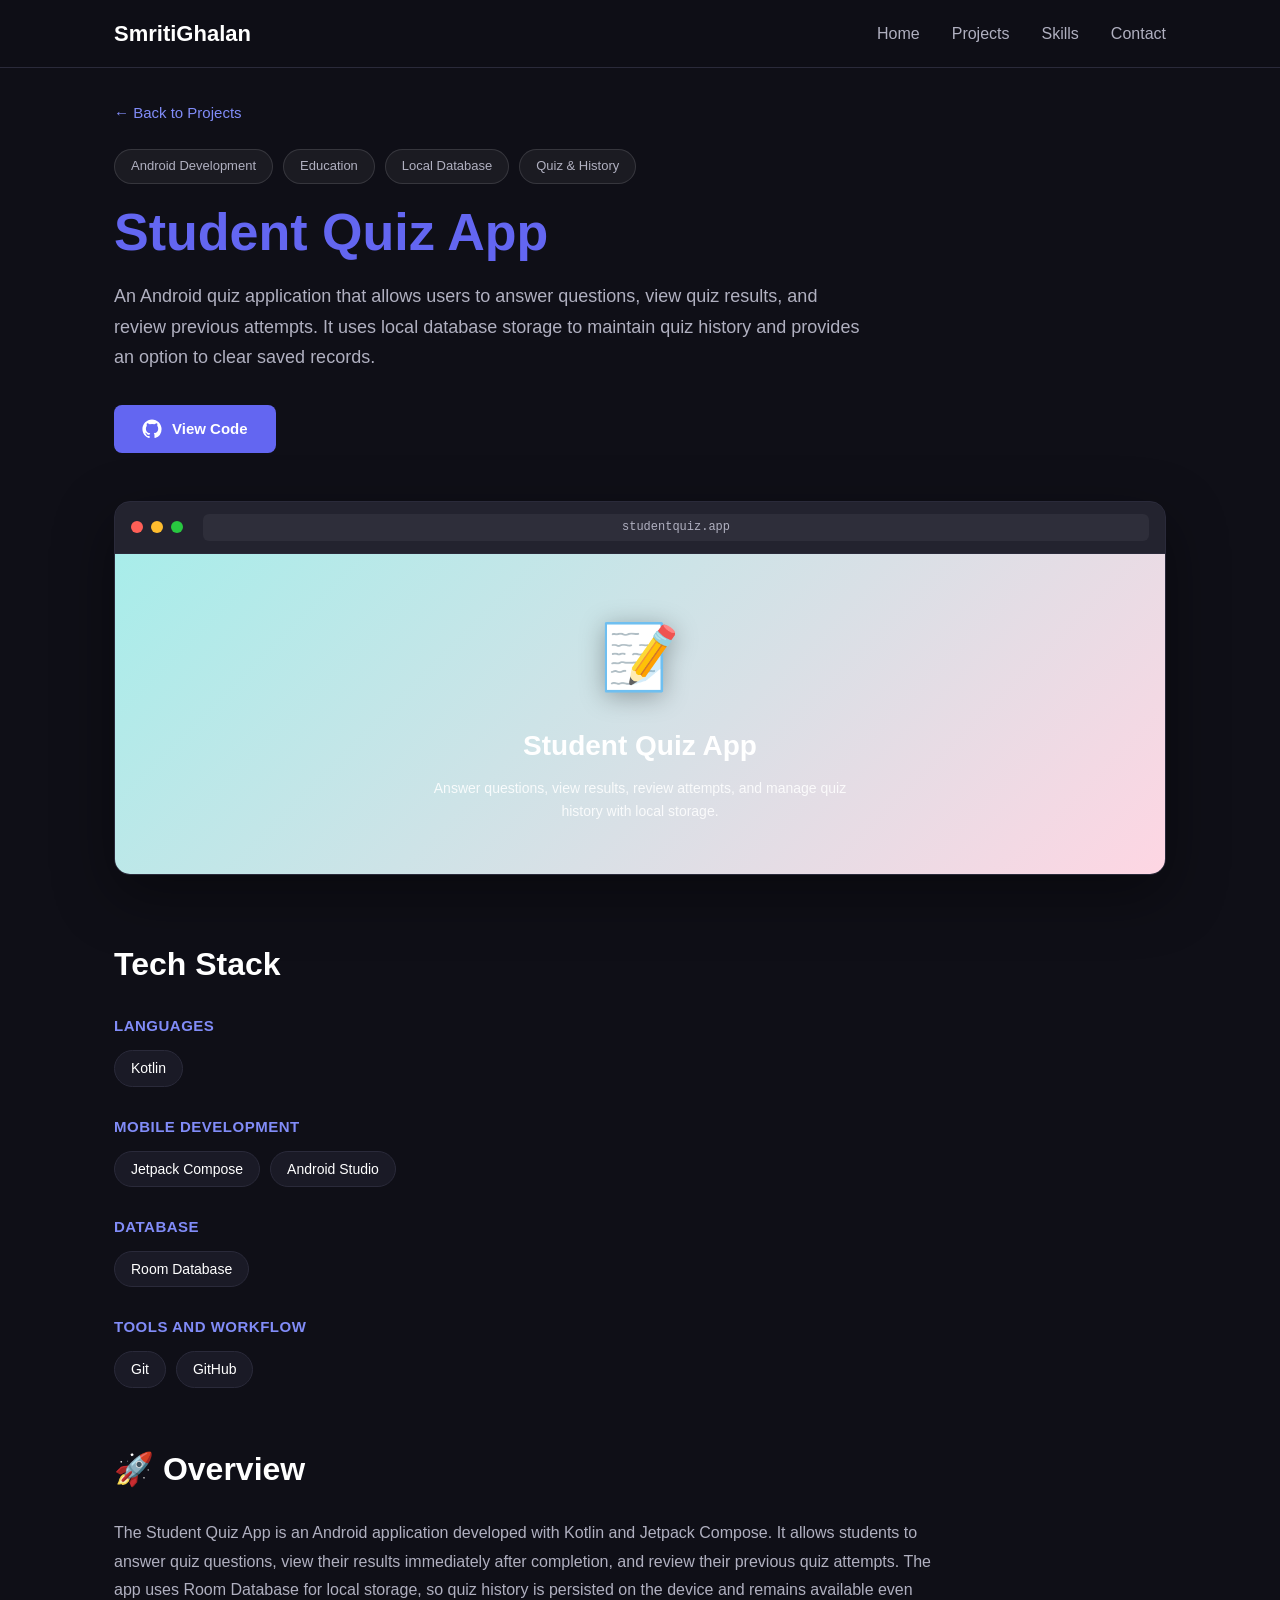
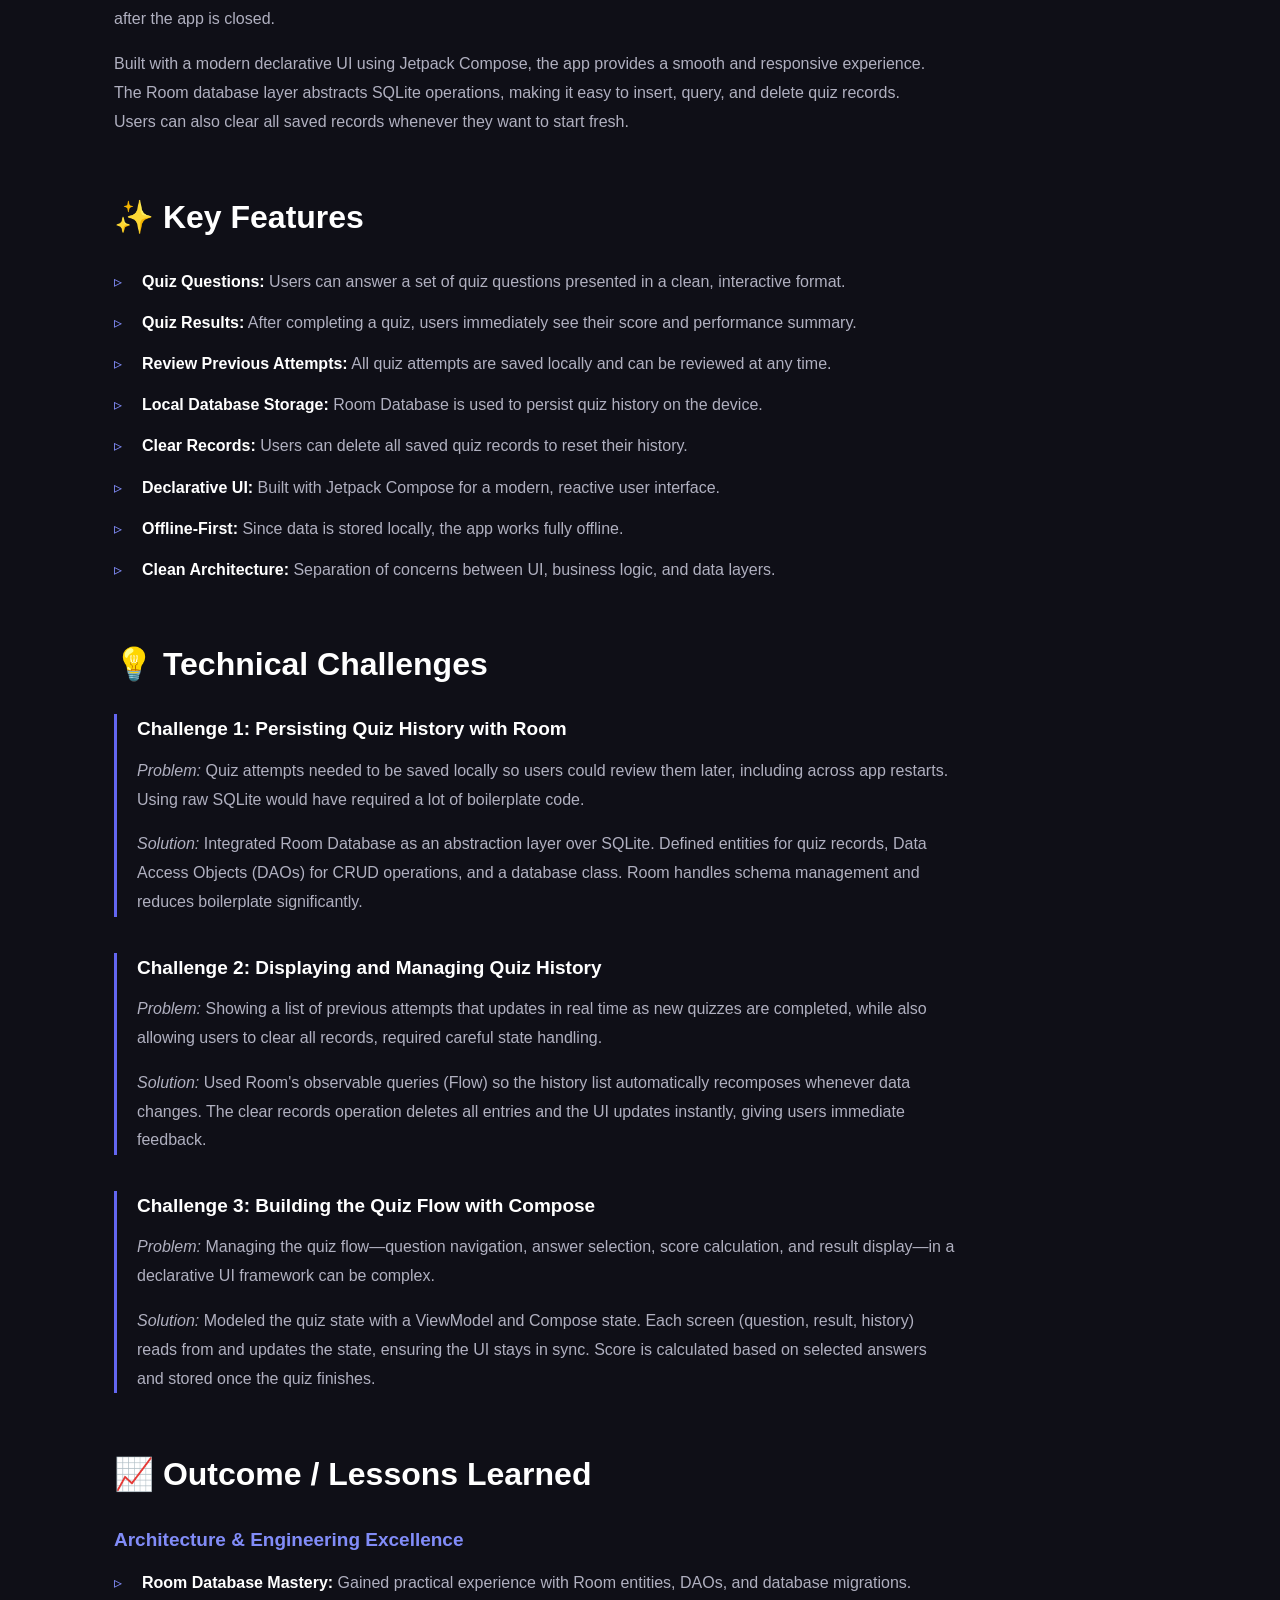
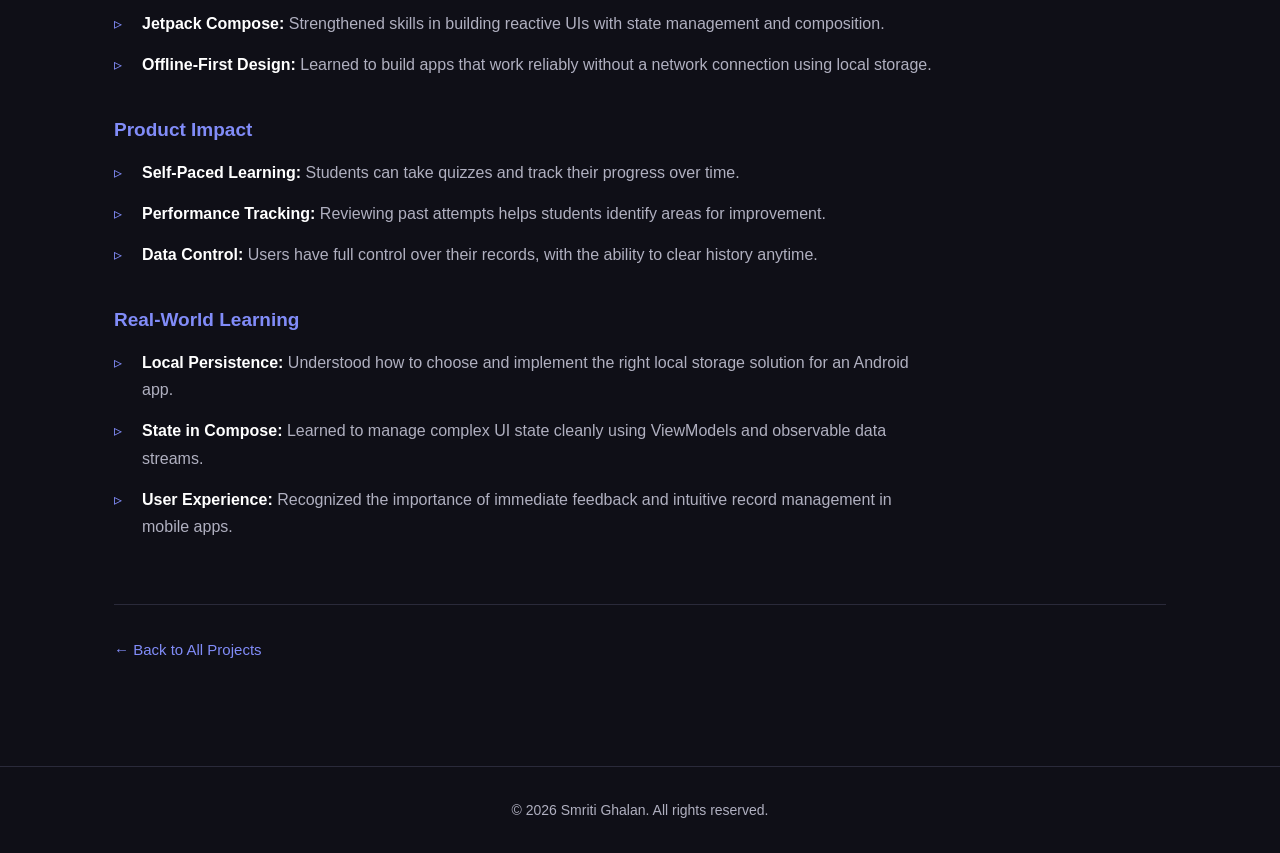
<file: projects/student-quiz-app.html>
<!DOCTYPE html>
<html lang="en">
<head>
    <meta charset="UTF-8">
    <meta name="viewport" content="width=device-width, initial-scale=1.0">
    <title>Student Quiz App | Smriti Ghalan</title>
    <link rel="stylesheet" href="../styles.css">
</head>
<body>

    <!-- ========== NAVIGATION BAR ========== -->
    <nav class="navbar">
        <div class="nav-container">
            <a href="../index.html" class="nav-logo">SmritiGhalan</a>
            <ul class="nav-menu">
                <li><a href="../index.html#home" class="nav-link">Home</a></li>
                <li><a href="../index.html#projects" class="nav-link">Projects</a></li>
                <li><a href="../index.html#skills" class="nav-link">Skills</a></li>
                <li><a href="../index.html#contact" class="nav-link">Contact</a></li>
            </ul>
            <button class="hamburger" id="hamburger" aria-label="Toggle menu">
                <span></span>
                <span></span>
                <span></span>
            </button>
        </div>
    </nav>

    <ul class="mobile-menu" id="mobileMenu">
        <li><a href="../index.html#home" class="mobile-link">Home</a></li>
        <li><a href="../index.html#projects" class="mobile-link">Projects</a></li>
        <li><a href="../index.html#skills" class="mobile-link">Skills</a></li>
        <li><a href="../index.html#contact" class="mobile-link">Contact</a></li>
    </ul>

    <!-- ========== PROJECT DETAIL ========== -->
    <section class="project-detail">
        <div class="container">
            <!-- Back to projects -->
            <a href="../index.html#projects" class="back-link">← Back to Projects</a>

            <!-- Category tags -->
            <div class="detail-tags">
                <span class="detail-tag">Android Development</span>
                <span class="detail-tag">Education</span>
                <span class="detail-tag">Local Database</span>
                <span class="detail-tag">Quiz &amp; History</span>
            </div>

            <!-- Title -->
            <h1 class="detail-title">Student Quiz App</h1>

            <!-- Description -->
            <p class="detail-subtitle">
                An Android quiz application that allows users to answer questions,
                view quiz results, and review previous attempts. It uses local
                database storage to maintain quiz history and provides an option
                to clear saved records.
            </p>

            <!-- View code button -->
            <div class="detail-actions">
                <a href="https://github.com/TheBritishCollege/dma-portfolio-exercises-2026-smriti999/tree/main-studentapp" class="btn btn-primary" target="_blank" rel="noopener">
                    <svg class="btn-icon" viewBox="0 0 24 24" fill="currentColor" aria-hidden="true">
                        <path d="M12 .5C5.73.5.5 5.73.5 12c0 5.08 3.29 9.39 7.86 10.91.58.11.79-.25.79-.56 0-.28-.01-1.02-.02-2-3.2.7-3.88-1.54-3.88-1.54-.52-1.33-1.28-1.68-1.28-1.68-1.05-.72.08-.7.08-.7 1.16.08 1.77 1.19 1.77 1.19 1.03 1.77 2.7 1.26 3.36.96.1-.75.4-1.26.73-1.55-2.55-.29-5.23-1.28-5.23-5.69 0-1.26.45-2.29 1.19-3.1-.12-.29-.52-1.46.11-3.05 0 0 .97-.31 3.18 1.18a11.1 11.1 0 0 1 5.8 0c2.2-1.49 3.17-1.18 3.17-1.18.63 1.59.23 2.76.11 3.05.74.81 1.19 1.84 1.19 3.1 0 4.42-2.69 5.39-5.25 5.68.41.36.78 1.06.78 2.14 0 1.55-.01 2.8-.01 3.18 0 .31.21.68.8.56A11.51 11.51 0 0 0 23.5 12C23.5 5.73 18.27.5 12 .5z"/>
                    </svg>
                    View Code
                </a>
            </div>

            <!-- Project mockup / preview -->
            <div class="detail-mockup">
                <div class="detail-mockup-bar">
                    <span class="mockup-dot red"></span>
                    <span class="mockup-dot yellow"></span>
                    <span class="mockup-dot green"></span>
                    <span class="mockup-url">studentquiz.app</span>
                </div>
                <div class="detail-mockup-screen" style="background: linear-gradient(135deg, #a8edea 0%, #fed6e3 100%);">
                    <span class="mockup-app-emoji">📝</span>
                    <div class="mockup-app-name">Student Quiz App</div>
                    <p class="mockup-app-tagline">Answer questions, view results, review attempts, and manage quiz history with local storage.</p>
                </div>
            </div>

            <!-- Tech Stack -->
            <div class="detail-section">
                <h2 class="detail-heading">Tech Stack</h2>

                <div class="tech-group">
                    <h3 class="tech-group-title">Languages</h3>
                    <div class="tech-chips">
                        <span class="tech-chip">Kotlin</span>
                    </div>
                </div>

                <div class="tech-group">
                    <h3 class="tech-group-title">Mobile Development</h3>
                    <div class="tech-chips">
                        <span class="tech-chip">Jetpack Compose</span>
                        <span class="tech-chip">Android Studio</span>
                    </div>
                </div>

                <div class="tech-group">
                    <h3 class="tech-group-title">Database</h3>
                    <div class="tech-chips">
                        <span class="tech-chip">Room Database</span>
                    </div>
                </div>

                <div class="tech-group">
                    <h3 class="tech-group-title">Tools and Workflow</h3>
                    <div class="tech-chips">
                        <span class="tech-chip">Git</span>
                        <span class="tech-chip">GitHub</span>
                    </div>
                </div>
            </div>

            <!-- Overview -->
            <div class="detail-section">
                <h2 class="detail-heading">🚀 Overview</h2>
                <p class="detail-paragraph">
                    The Student Quiz App is an Android application developed with
                    Kotlin and Jetpack Compose. It allows students to answer quiz
                    questions, view their results immediately after completion,
                    and review their previous quiz attempts. The app uses Room
                    Database for local storage, so quiz history is persisted on
                    the device and remains available even after the app is closed.
                </p>
                <p class="detail-paragraph">
                    Built with a modern declarative UI using Jetpack Compose, the
                    app provides a smooth and responsive experience. The Room
                    database layer abstracts SQLite operations, making it easy to
                    insert, query, and delete quiz records. Users can also clear
                    all saved records whenever they want to start fresh.
                </p>
            </div>

            <!-- Key Features -->
            <div class="detail-section">
                <h2 class="detail-heading">✨ Key Features</h2>
                <ul class="feature-list">
                    <li><strong>Quiz Questions:</strong> Users can answer a set of quiz questions presented in a clean, interactive format.</li>
                    <li><strong>Quiz Results:</strong> After completing a quiz, users immediately see their score and performance summary.</li>
                    <li><strong>Review Previous Attempts:</strong> All quiz attempts are saved locally and can be reviewed at any time.</li>
                    <li><strong>Local Database Storage:</strong> Room Database is used to persist quiz history on the device.</li>
                    <li><strong>Clear Records:</strong> Users can delete all saved quiz records to reset their history.</li>
                    <li><strong>Declarative UI:</strong> Built with Jetpack Compose for a modern, reactive user interface.</li>
                    <li><strong>Offline-First:</strong> Since data is stored locally, the app works fully offline.</li>
                    <li><strong>Clean Architecture:</strong> Separation of concerns between UI, business logic, and data layers.</li>
                </ul>
            </div>

            <!-- Technical Challenges -->
            <div class="detail-section">
                <h2 class="detail-heading">💡 Technical Challenges</h2>

                <div class="challenge-block">
                    <h3 class="challenge-title">Challenge 1: Persisting Quiz History with Room</h3>
                    <p class="detail-paragraph"><em>Problem:</em> Quiz attempts needed to be saved locally so users could review them later, including across app restarts. Using raw SQLite would have required a lot of boilerplate code.</p>
                    <p class="detail-paragraph"><em>Solution:</em> Integrated Room Database as an abstraction layer over SQLite. Defined entities for quiz records, Data Access Objects (DAOs) for CRUD operations, and a database class. Room handles schema management and reduces boilerplate significantly.</p>
                </div>

                <div class="challenge-block">
                    <h3 class="challenge-title">Challenge 2: Displaying and Managing Quiz History</h3>
                    <p class="detail-paragraph"><em>Problem:</em> Showing a list of previous attempts that updates in real time as new quizzes are completed, while also allowing users to clear all records, required careful state handling.</p>
                    <p class="detail-paragraph"><em>Solution:</em> Used Room's observable queries (Flow) so the history list automatically recomposes whenever data changes. The clear records operation deletes all entries and the UI updates instantly, giving users immediate feedback.</p>
                </div>

                <div class="challenge-block">
                    <h3 class="challenge-title">Challenge 3: Building the Quiz Flow with Compose</h3>
                    <p class="detail-paragraph"><em>Problem:</em> Managing the quiz flow—question navigation, answer selection, score calculation, and result display—in a declarative UI framework can be complex.</p>
                    <p class="detail-paragraph"><em>Solution:</em> Modeled the quiz state with a ViewModel and Compose state. Each screen (question, result, history) reads from and updates the state, ensuring the UI stays in sync. Score is calculated based on selected answers and stored once the quiz finishes.</p>
                </div>
            </div>

            <!-- Outcome / Lessons Learned -->
            <div class="detail-section">
                <h2 class="detail-heading">📈 Outcome / Lessons Learned</h2>

                <div class="outcome-block">
                    <h3 class="outcome-title">Architecture &amp; Engineering Excellence</h3>
                    <ul class="feature-list">
                        <li><strong>Room Database Mastery:</strong> Gained practical experience with Room entities, DAOs, and database migrations.</li>
                        <li><strong>Jetpack Compose:</strong> Strengthened skills in building reactive UIs with state management and composition.</li>
                        <li><strong>Offline-First Design:</strong> Learned to build apps that work reliably without a network connection using local storage.</li>
                    </ul>
                </div>

                <div class="outcome-block">
                    <h3 class="outcome-title">Product Impact</h3>
                    <ul class="feature-list">
                        <li><strong>Self-Paced Learning:</strong> Students can take quizzes and track their progress over time.</li>
                        <li><strong>Performance Tracking:</strong> Reviewing past attempts helps students identify areas for improvement.</li>
                        <li><strong>Data Control:</strong> Users have full control over their records, with the ability to clear history anytime.</li>
                    </ul>
                </div>

                <div class="outcome-block">
                    <h3 class="outcome-title">Real-World Learning</h3>
                    <ul class="feature-list">
                        <li><strong>Local Persistence:</strong> Understood how to choose and implement the right local storage solution for an Android app.</li>
                        <li><strong>State in Compose:</strong> Learned to manage complex UI state cleanly using ViewModels and observable data streams.</li>
                        <li><strong>User Experience:</strong> Recognized the importance of immediate feedback and intuitive record management in mobile apps.</li>
                    </ul>
                </div>
            </div>

            <!-- Footer nav -->
            <div class="detail-footer">
                <a href="../index.html#projects" class="back-link">← Back to All Projects</a>
            </div>
        </div>
    </section>

    <!-- ========== FOOTER ========== -->
    <footer class="footer">
        <div class="container">
            <p>&copy; 2026 Smriti Ghalan. All rights reserved.</p>
        </div>
    </footer>

    <script src="../script.js"></script>
</body>
</html>
</file>
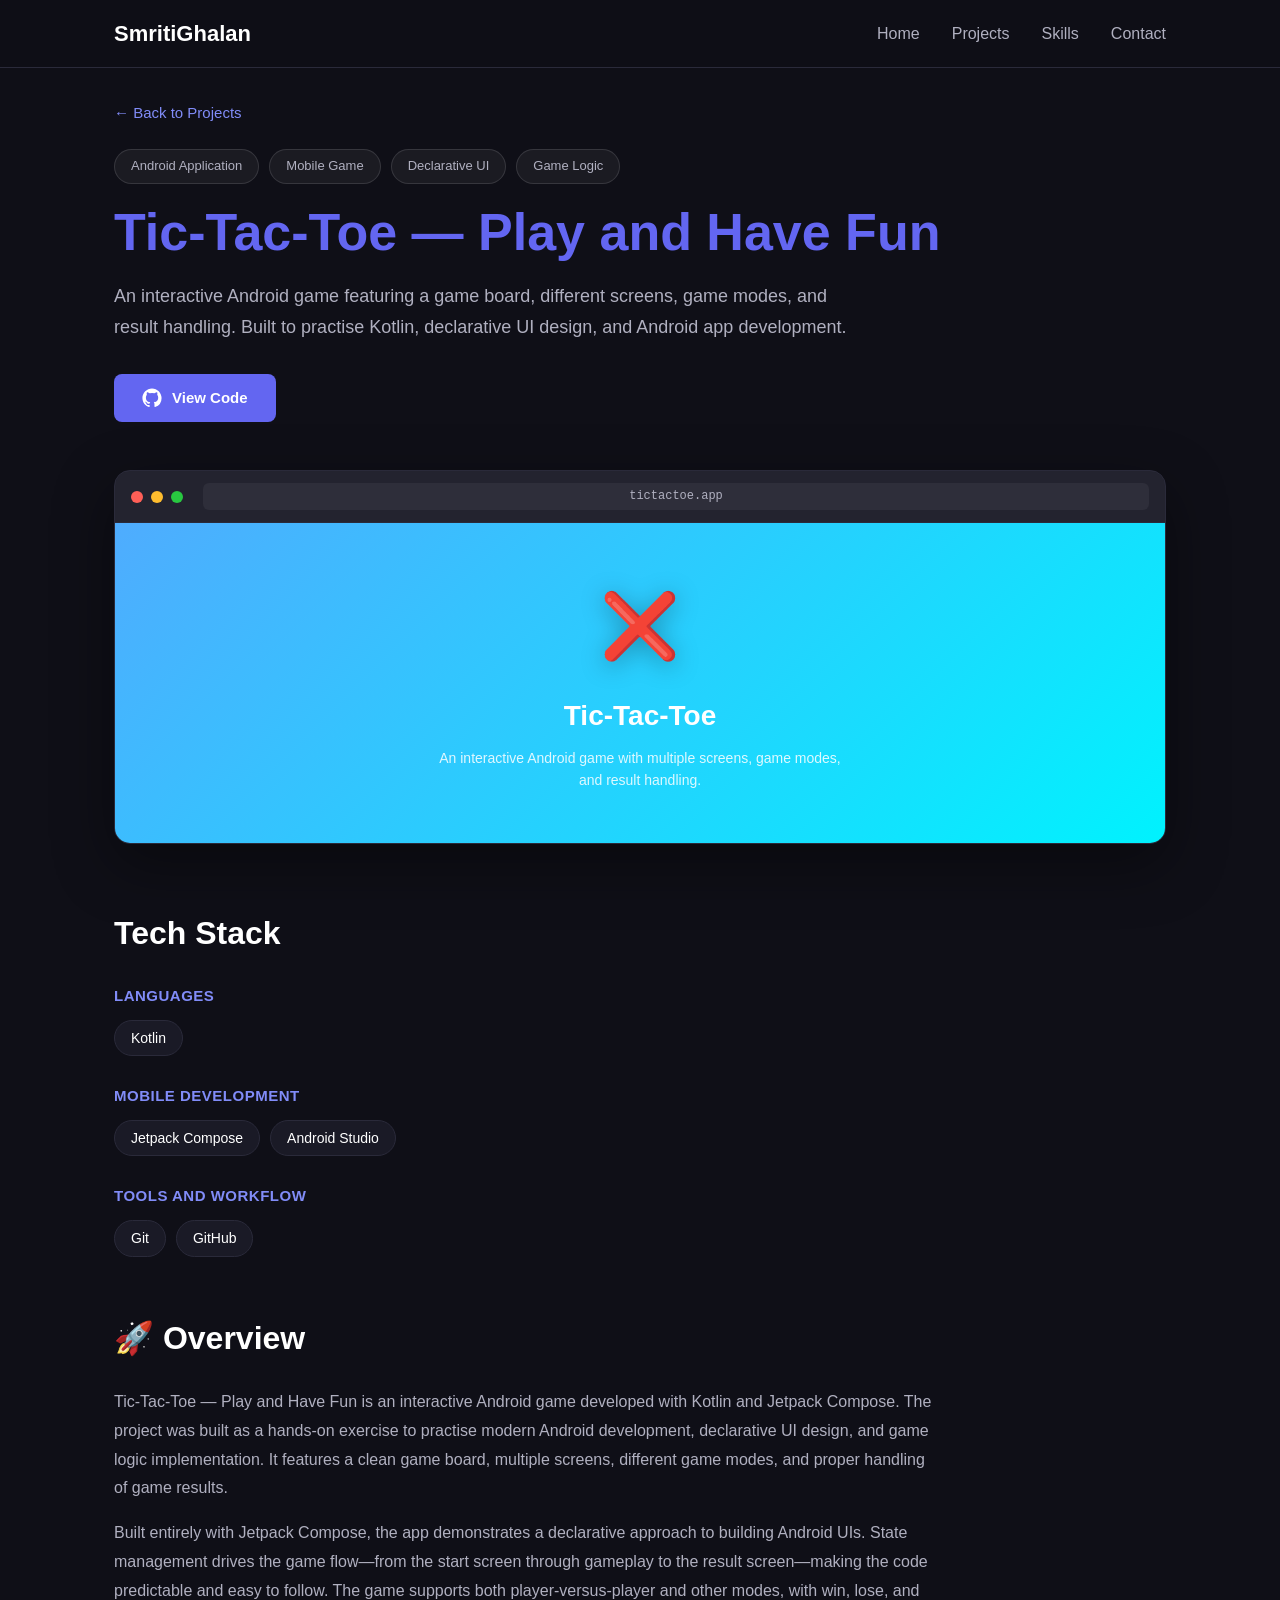
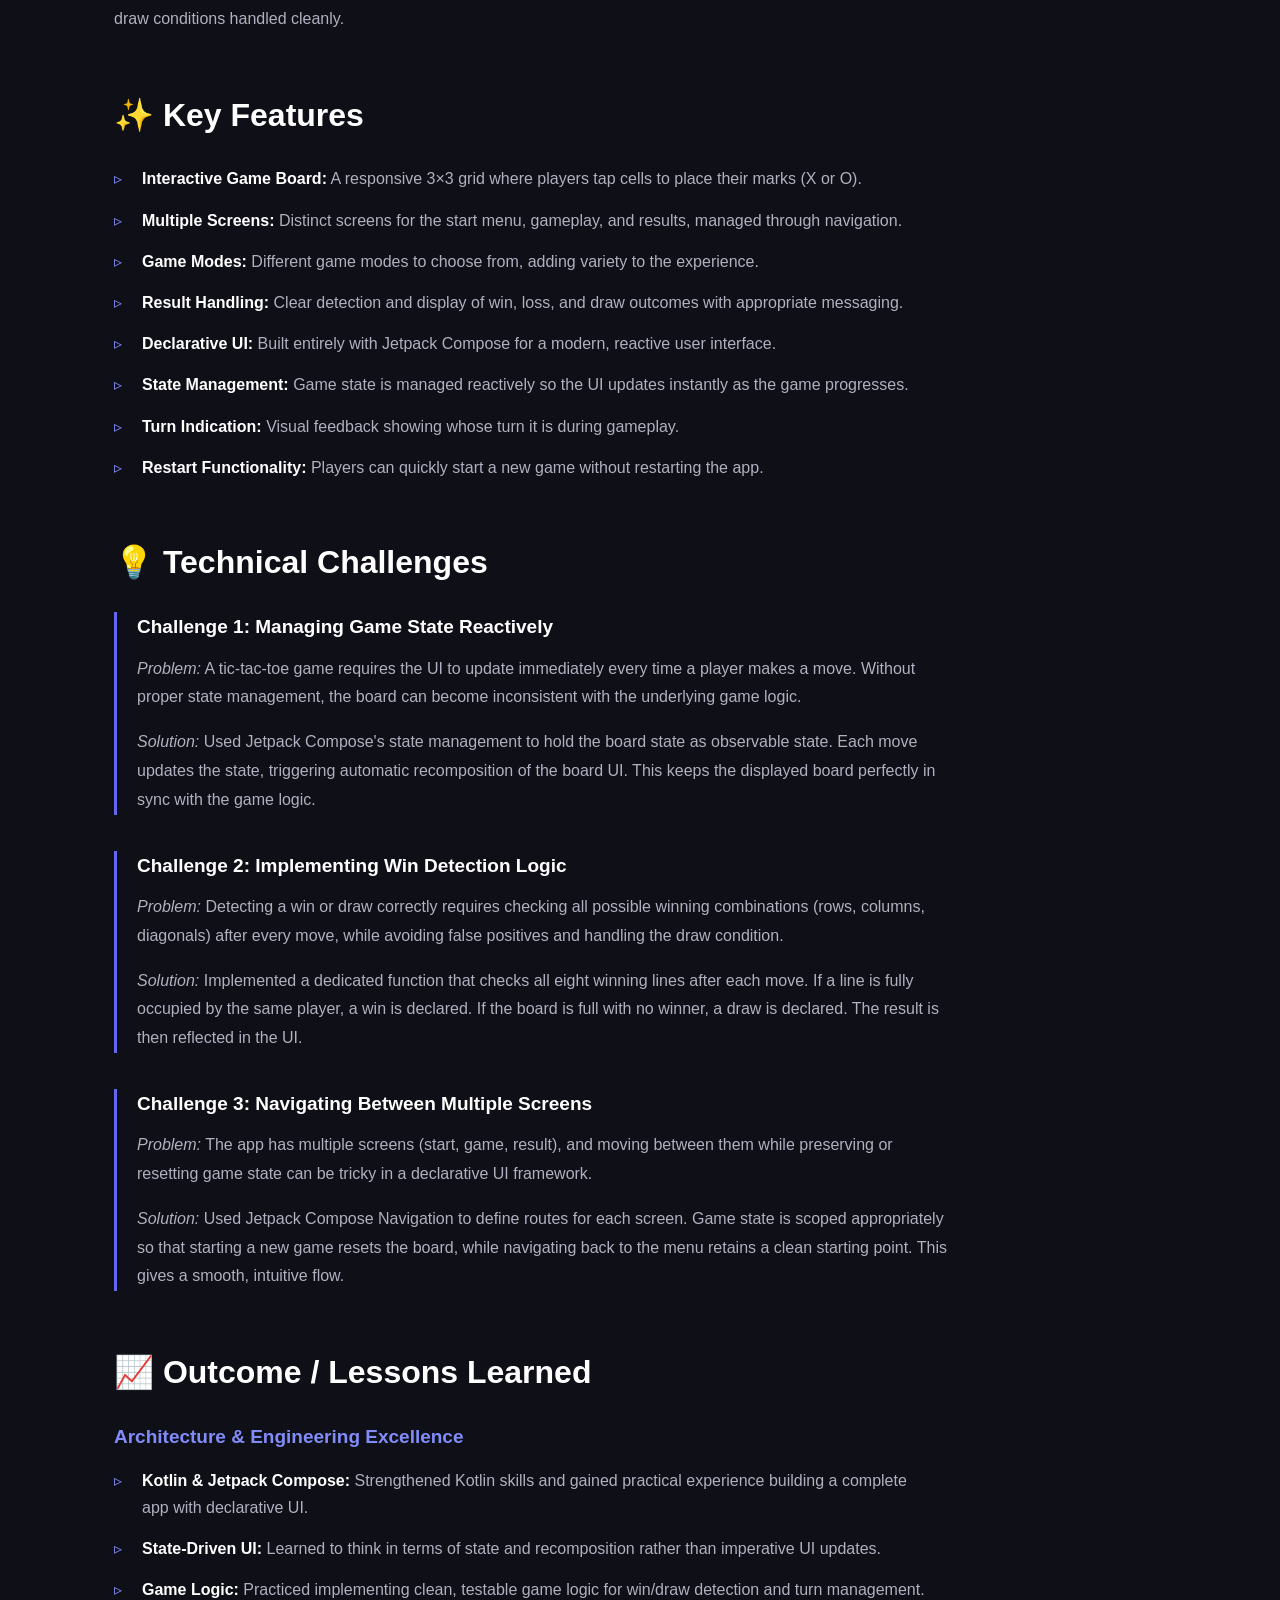
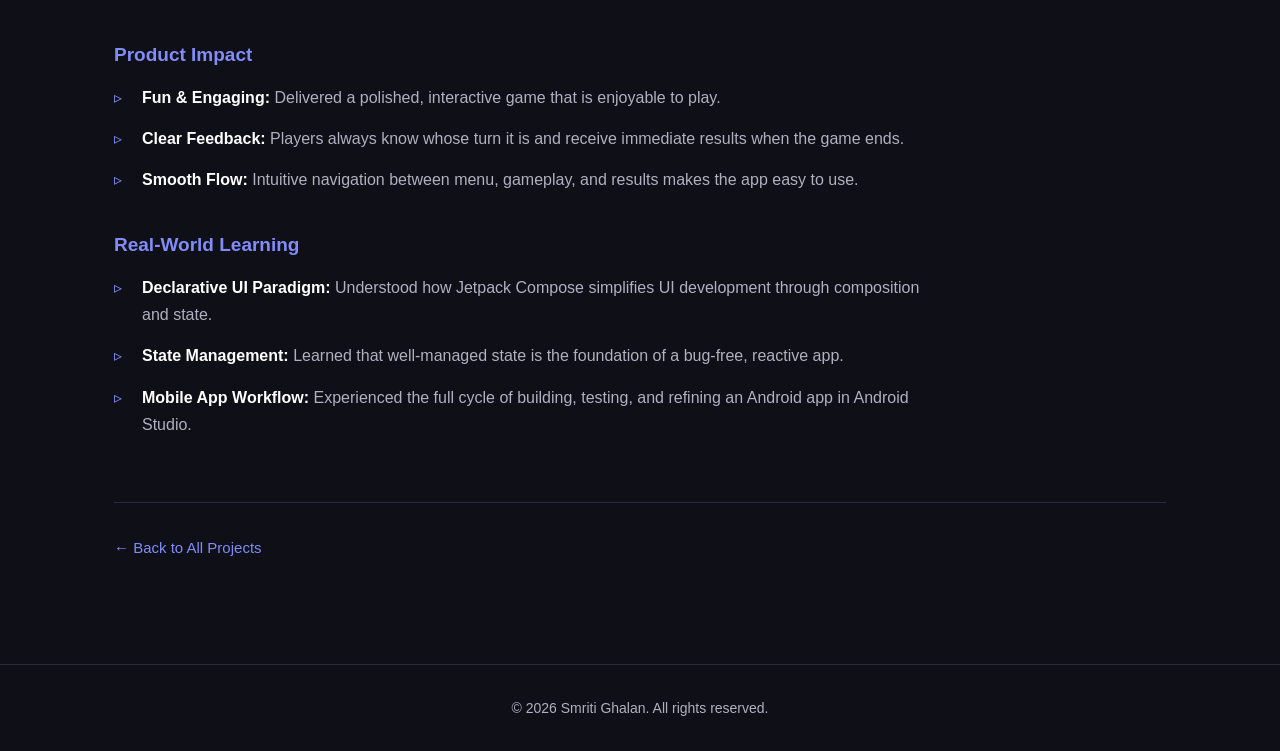
<file: projects/tic-tac-toe.html>
<!DOCTYPE html>
<html lang="en">
<head>
    <meta charset="UTF-8">
    <meta name="viewport" content="width=device-width, initial-scale=1.0">
    <title>Tic-Tac-Toe — Play and Have Fun | Smriti Ghalan</title>
    <link rel="stylesheet" href="../styles.css">
</head>
<body>

    <!-- ========== NAVIGATION BAR ========== -->
    <nav class="navbar">
        <div class="nav-container">
            <a href="../index.html" class="nav-logo">SmritiGhalan</a>
            <ul class="nav-menu">
                <li><a href="../index.html#home" class="nav-link">Home</a></li>
                <li><a href="../index.html#projects" class="nav-link">Projects</a></li>
                <li><a href="../index.html#skills" class="nav-link">Skills</a></li>
                <li><a href="../index.html#contact" class="nav-link">Contact</a></li>
            </ul>
            <button class="hamburger" id="hamburger" aria-label="Toggle menu">
                <span></span>
                <span></span>
                <span></span>
            </button>
        </div>
    </nav>

    <ul class="mobile-menu" id="mobileMenu">
        <li><a href="../index.html#home" class="mobile-link">Home</a></li>
        <li><a href="../index.html#projects" class="mobile-link">Projects</a></li>
        <li><a href="../index.html#skills" class="mobile-link">Skills</a></li>
        <li><a href="../index.html#contact" class="mobile-link">Contact</a></li>
    </ul>

    <!-- ========== PROJECT DETAIL ========== -->
    <section class="project-detail">
        <div class="container">
            <!-- Back to projects -->
            <a href="../index.html#projects" class="back-link">← Back to Projects</a>

            <!-- Category tags -->
            <div class="detail-tags">
                <span class="detail-tag">Android Application</span>
                <span class="detail-tag">Mobile Game</span>
                <span class="detail-tag">Declarative UI</span>
                <span class="detail-tag">Game Logic</span>
            </div>

            <!-- Title -->
            <h1 class="detail-title">Tic-Tac-Toe — Play and Have Fun</h1>

            <!-- Description -->
            <p class="detail-subtitle">
                An interactive Android game featuring a game board, different
                screens, game modes, and result handling. Built to practise Kotlin,
                declarative UI design, and Android app development.
            </p>

            <!-- View code button -->
            <div class="detail-actions">
                <a href="https://github.com/smriti999/Tic-Tac-Toe-Play-and-Have-Fun" class="btn btn-primary" target="_blank" rel="noopener">
                    <svg class="btn-icon" viewBox="0 0 24 24" fill="currentColor" aria-hidden="true">
                        <path d="M12 .5C5.73.5.5 5.73.5 12c0 5.08 3.29 9.39 7.86 10.91.58.11.79-.25.79-.56 0-.28-.01-1.02-.02-2-3.2.7-3.88-1.54-3.88-1.54-.52-1.33-1.28-1.68-1.28-1.68-1.05-.72.08-.7.08-.7 1.16.08 1.77 1.19 1.77 1.19 1.03 1.77 2.7 1.26 3.36.96.1-.75.4-1.26.73-1.55-2.55-.29-5.23-1.28-5.23-5.69 0-1.26.45-2.29 1.19-3.1-.12-.29-.52-1.46.11-3.05 0 0 .97-.31 3.18 1.18a11.1 11.1 0 0 1 5.8 0c2.2-1.49 3.17-1.18 3.17-1.18.63 1.59.23 2.76.11 3.05.74.81 1.19 1.84 1.19 3.1 0 4.42-2.69 5.39-5.25 5.68.41.36.78 1.06.78 2.14 0 1.55-.01 2.8-.01 3.18 0 .31.21.68.8.56A11.51 11.51 0 0 0 23.5 12C23.5 5.73 18.27.5 12 .5z"/>
                    </svg>
                    View Code
                </a>
            </div>

            <!-- Project mockup / preview -->
            <div class="detail-mockup">
                <div class="detail-mockup-bar">
                    <span class="mockup-dot red"></span>
                    <span class="mockup-dot yellow"></span>
                    <span class="mockup-dot green"></span>
                    <span class="mockup-url">tictactoe.app</span>
                </div>
                <div class="detail-mockup-screen" style="background: linear-gradient(135deg, #4facfe 0%, #00f2fe 100%);">
                    <span class="mockup-app-emoji">❌</span>
                    <div class="mockup-app-name">Tic-Tac-Toe</div>
                    <p class="mockup-app-tagline">An interactive Android game with multiple screens, game modes, and result handling.</p>
                </div>
            </div>

            <!-- Tech Stack -->
            <div class="detail-section">
                <h2 class="detail-heading">Tech Stack</h2>

                <div class="tech-group">
                    <h3 class="tech-group-title">Languages</h3>
                    <div class="tech-chips">
                        <span class="tech-chip">Kotlin</span>
                    </div>
                </div>

                <div class="tech-group">
                    <h3 class="tech-group-title">Mobile Development</h3>
                    <div class="tech-chips">
                        <span class="tech-chip">Jetpack Compose</span>
                        <span class="tech-chip">Android Studio</span>
                    </div>
                </div>

                <div class="tech-group">
                    <h3 class="tech-group-title">Tools and Workflow</h3>
                    <div class="tech-chips">
                        <span class="tech-chip">Git</span>
                        <span class="tech-chip">GitHub</span>
                    </div>
                </div>
            </div>

            <!-- Overview -->
            <div class="detail-section">
                <h2 class="detail-heading">🚀 Overview</h2>
                <p class="detail-paragraph">
                    Tic-Tac-Toe — Play and Have Fun is an interactive Android game
                    developed with Kotlin and Jetpack Compose. The project was built
                    as a hands-on exercise to practise modern Android development,
                    declarative UI design, and game logic implementation. It features
                    a clean game board, multiple screens, different game modes, and
                    proper handling of game results.
                </p>
                <p class="detail-paragraph">
                    Built entirely with Jetpack Compose, the app demonstrates a
                    declarative approach to building Android UIs. State management
                    drives the game flow—from the start screen through gameplay to
                    the result screen—making the code predictable and easy to
                    follow. The game supports both player-versus-player and other
                    modes, with win, lose, and draw conditions handled cleanly.
                </p>
            </div>

            <!-- Key Features -->
            <div class="detail-section">
                <h2 class="detail-heading">✨ Key Features</h2>
                <ul class="feature-list">
                    <li><strong>Interactive Game Board:</strong> A responsive 3×3 grid where players tap cells to place their marks (X or O).</li>
                    <li><strong>Multiple Screens:</strong> Distinct screens for the start menu, gameplay, and results, managed through navigation.</li>
                    <li><strong>Game Modes:</strong> Different game modes to choose from, adding variety to the experience.</li>
                    <li><strong>Result Handling:</strong> Clear detection and display of win, loss, and draw outcomes with appropriate messaging.</li>
                    <li><strong>Declarative UI:</strong> Built entirely with Jetpack Compose for a modern, reactive user interface.</li>
                    <li><strong>State Management:</strong> Game state is managed reactively so the UI updates instantly as the game progresses.</li>
                    <li><strong>Turn Indication:</strong> Visual feedback showing whose turn it is during gameplay.</li>
                    <li><strong>Restart Functionality:</strong> Players can quickly start a new game without restarting the app.</li>
                </ul>
            </div>

            <!-- Technical Challenges -->
            <div class="detail-section">
                <h2 class="detail-heading">💡 Technical Challenges</h2>

                <div class="challenge-block">
                    <h3 class="challenge-title">Challenge 1: Managing Game State Reactively</h3>
                    <p class="detail-paragraph"><em>Problem:</em> A tic-tac-toe game requires the UI to update immediately every time a player makes a move. Without proper state management, the board can become inconsistent with the underlying game logic.</p>
                    <p class="detail-paragraph"><em>Solution:</em> Used Jetpack Compose's state management to hold the board state as observable state. Each move updates the state, triggering automatic recomposition of the board UI. This keeps the displayed board perfectly in sync with the game logic.</p>
                </div>

                <div class="challenge-block">
                    <h3 class="challenge-title">Challenge 2: Implementing Win Detection Logic</h3>
                    <p class="detail-paragraph"><em>Problem:</em> Detecting a win or draw correctly requires checking all possible winning combinations (rows, columns, diagonals) after every move, while avoiding false positives and handling the draw condition.</p>
                    <p class="detail-paragraph"><em>Solution:</em> Implemented a dedicated function that checks all eight winning lines after each move. If a line is fully occupied by the same player, a win is declared. If the board is full with no winner, a draw is declared. The result is then reflected in the UI.</p>
                </div>

                <div class="challenge-block">
                    <h3 class="challenge-title">Challenge 3: Navigating Between Multiple Screens</h3>
                    <p class="detail-paragraph"><em>Problem:</em> The app has multiple screens (start, game, result), and moving between them while preserving or resetting game state can be tricky in a declarative UI framework.</p>
                    <p class="detail-paragraph"><em>Solution:</em> Used Jetpack Compose Navigation to define routes for each screen. Game state is scoped appropriately so that starting a new game resets the board, while navigating back to the menu retains a clean starting point. This gives a smooth, intuitive flow.</p>
                </div>
            </div>

            <!-- Outcome / Lessons Learned -->
            <div class="detail-section">
                <h2 class="detail-heading">📈 Outcome / Lessons Learned</h2>

                <div class="outcome-block">
                    <h3 class="outcome-title">Architecture &amp; Engineering Excellence</h3>
                    <ul class="feature-list">
                        <li><strong>Kotlin &amp; Jetpack Compose:</strong> Strengthened Kotlin skills and gained practical experience building a complete app with declarative UI.</li>
                        <li><strong>State-Driven UI:</strong> Learned to think in terms of state and recomposition rather than imperative UI updates.</li>
                        <li><strong>Game Logic:</strong> Practiced implementing clean, testable game logic for win/draw detection and turn management.</li>
                    </ul>
                </div>

                <div class="outcome-block">
                    <h3 class="outcome-title">Product Impact</h3>
                    <ul class="feature-list">
                        <li><strong>Fun &amp; Engaging:</strong> Delivered a polished, interactive game that is enjoyable to play.</li>
                        <li><strong>Clear Feedback:</strong> Players always know whose turn it is and receive immediate results when the game ends.</li>
                        <li><strong>Smooth Flow:</strong> Intuitive navigation between menu, gameplay, and results makes the app easy to use.</li>
                    </ul>
                </div>

                <div class="outcome-block">
                    <h3 class="outcome-title">Real-World Learning</h3>
                    <ul class="feature-list">
                        <li><strong>Declarative UI Paradigm:</strong> Understood how Jetpack Compose simplifies UI development through composition and state.</li>
                        <li><strong>State Management:</strong> Learned that well-managed state is the foundation of a bug-free, reactive app.</li>
                        <li><strong>Mobile App Workflow:</strong> Experienced the full cycle of building, testing, and refining an Android app in Android Studio.</li>
                    </ul>
                </div>
            </div>

            <!-- Footer nav -->
            <div class="detail-footer">
                <a href="../index.html#projects" class="back-link">← Back to All Projects</a>
            </div>
        </div>
    </section>

    <!-- ========== FOOTER ========== -->
    <footer class="footer">
        <div class="container">
            <p>&copy; 2026 Smriti Ghalan. All rights reserved.</p>
        </div>
    </footer>

    <script src="../script.js"></script>
</body>
</html>
</file>
<file: styles.css>
/* ============================================
   PERSONAL PORTFOLIO - STYLES
   Modern dark theme, fully responsive
   ============================================ */

/* ----- CSS VARIABLES (easy theme changes) ----- */
:root {
    --bg-dark: #0f0f17;
    --bg-card: #1a1a26;
    --bg-card-hover: #222235;
    --text-primary: #ffffff;
    --text-secondary: #b0b0c0;
    --accent: #6366f1;       /* indigo/purple accent */
    --accent-light: #818cf8;
    --border: #2a2a3a;
    --radius: 12px;
    --shadow: 0 4px 20px rgba(0, 0, 0, 0.3);
}

/* ----- BASE RESET ----- */
* {
    margin: 0;
    padding: 0;
    box-sizing: border-box;
}

html {
    scroll-behavior: smooth;
}

body {
    font-family: -apple-system, BlinkMacSystemFont, 'Segoe UI', Roboto, Helvetica, Arial, sans-serif;
    background-color: var(--bg-dark);
    color: var(--text-primary);
    line-height: 1.6;
    overflow-x: hidden;
}

.container {
    max-width: 1100px;
    margin: 0 auto;
    padding: 0 24px;
}

/* ----- NAVBAR ----- */
.navbar {
    position: fixed;
    top: 0;
    left: 0;
    right: 0;
    background-color: rgba(15, 15, 23, 0.85);
    backdrop-filter: blur(10px);
    border-bottom: 1px solid var(--border);
    z-index: 1000;
}

.nav-container {
    max-width: 1100px;
    margin: 0 auto;
    padding: 16px 24px;
    display: flex;
    justify-content: space-between;
    align-items: center;
}

.nav-logo {
    font-size: 22px;
    font-weight: 700;
    color: var(--text-primary);
    text-decoration: none;
}

.nav-logo:hover {
    color: var(--accent-light);
}

.nav-menu {
    display: flex;
    list-style: none;
    gap: 32px;
}

.nav-link {
    color: var(--text-secondary);
    text-decoration: none;
    font-weight: 500;
    transition: color 0.3s ease;
}

.nav-link:hover {
    color: var(--accent-light);
}

/* Hamburger button (mobile) */
.hamburger {
    display: none;
    flex-direction: column;
    gap: 5px;
    background: none;
    border: none;
    cursor: pointer;
}

.hamburger span {
    width: 25px;
    height: 3px;
    background-color: var(--text-primary);
    border-radius: 2px;
    transition: 0.3s ease;
}

.hamburger.active span:nth-child(1) {
    transform: translateY(8px) rotate(45deg);
}

.hamburger.active span:nth-child(2) {
    opacity: 0;
}

.hamburger.active span:nth-child(3) {
    transform: translateY(-8px) rotate(-45deg);
}

/* Mobile menu */
.mobile-menu {
    display: none;
    position: fixed;
    top: 64px;
    left: 0;
    right: 0;
    background-color: var(--bg-card);
    list-style: none;
    padding: 16px;
    border-bottom: 1px solid var(--border);
    z-index: 999;
}

.mobile-menu.active {
    display: block;
}

.mobile-menu li {
    padding: 12px 0;
    border-bottom: 1px solid var(--border);
}

.mobile-menu li:last-child {
    border-bottom: none;
}

.mobile-link {
    color: var(--text-secondary);
    text-decoration: none;
    font-weight: 500;
}

.mobile-link:hover {
    color: var(--accent-light);
}

/* ----- HERO SECTION ----- */
.hero {
    padding: 160px 0 100px;
    background: radial-gradient(ellipse at top, rgba(99, 102, 241, 0.15), transparent 60%);
}

.hero-container {
    display: flex;
    align-items: center;
    gap: 60px;
    justify-content: center;
    flex-wrap: wrap;
    text-align: left;
}

.hero-photo {
    flex-shrink: 0;
    position: relative;
}

.hero-image {
    width: 320px;
    height: 320px;
    border-radius: 50%;
    object-fit: cover;
    border: 4px solid var(--accent-light);
    box-shadow: 0 0 0 6px rgba(139, 92, 246, 0.15), 0 0 50px rgba(139, 92, 246, 0.45);
}

.hero-text {
    max-width: 620px;
    flex: 1;
    min-width: 300px;
}

.hero-name {
    font-size: clamp(40px, 8vw, 72px);
    font-weight: 800;
    margin-bottom: 12px;
    background: linear-gradient(135deg, #fff, #a5b4fc);
    -webkit-background-clip: text;
    -webkit-text-fill-color: transparent;
    background-clip: text;
}

.hero-title {
    font-size: clamp(18px, 3vw, 24px);
    color: var(--accent-light);
    font-weight: 600;
    margin-bottom: 24px;
}

.hero-bio {
    max-width: 650px;
    margin: 0 auto 36px 0;
    color: var(--text-secondary);
    font-size: 17px;
}

.hero-bio p + p {
    margin-top: 16px;
}

.hero-buttons {
    display: flex;
    gap: 16px;
    justify-content: flex-start;
    flex-wrap: wrap;
}

/* ----- BUTTONS ----- */
.btn {
    display: inline-flex;
    align-items: center;
    gap: 10px;
    padding: 12px 28px;
    border-radius: 8px;
    font-weight: 600;
    text-decoration: none;
    transition: all 0.3s ease;
    cursor: pointer;
    border: none;
    font-size: 15px;
}

.btn .btn-icon {
    width: 20px;
    height: 20px;
    flex-shrink: 0;
}

.btn-primary {
    background-color: var(--accent);
    color: white;
}

.btn-primary:hover {
    background-color: var(--accent-light);
    transform: translateY(-2px);
}

.btn-secondary {
    background-color: transparent;
    color: var(--text-primary);
    border: 1px solid var(--border);
}

.btn-secondary:hover {
    border-color: var(--accent-light);
    color: var(--accent-light);
}

/* Icon-only buttons (social) */
.icon-btn {
    display: inline-flex;
    align-items: center;
    justify-content: center;
    width: 48px;
    height: 48px;
    border-radius: 12px;
    background-color: var(--bg-card);
    border: 1px solid var(--border);
    color: var(--text-primary);
    text-decoration: none;
    font-size: 20px;
    font-weight: 700;
    transition: all 0.3s ease;
}

.icon-btn:hover {
    border-color: var(--accent-light);
    color: var(--accent-light);
    transform: translateY(-2px);
}

/* ----- SECTION SHARED STYLES ----- */
.projects, .skills, .contact {
    padding: 80px 0;
}

.section-title {
    font-size: clamp(28px, 5vw, 40px);
    text-align: center;
    margin-bottom: 12px;
}

.section-subtitle {
    text-align: center;
    color: var(--text-secondary);
    margin-bottom: 48px;
    font-size: 17px;
}

/* ----- PROJECTS ----- */
.filter-buttons {
    display: flex;
    gap: 12px;
    justify-content: center;
    margin-bottom: 40px;
    flex-wrap: wrap;
}

.filter-btn {
    padding: 8px 20px;
    border-radius: 20px;
    border: 1px solid var(--border);
    background: transparent;
    color: var(--text-secondary);
    cursor: pointer;
    font-weight: 500;
    transition: all 0.3s ease;
}

.filter-btn:hover,
.filter-btn.active {
    background-color: var(--accent);
    color: white;
    border-color: var(--accent);
}

.projects-grid {
    display: grid;
    grid-template-columns: repeat(auto-fill, minmax(300px, 1fr));
    gap: 24px;
}

.project-card {
    background-color: var(--bg-card);
    border: 1px solid var(--border);
    border-radius: var(--radius);
    overflow: hidden;
    transition: transform 0.3s ease, box-shadow 0.3s ease, border-color 0.3s ease;
}

.project-card:hover {
    transform: translateY(-6px);
    box-shadow: var(--shadow);
    border-color: var(--accent);
}

.project-image {
    height: 160px;
    display: flex;
    align-items: center;
    justify-content: center;
}

.project-emoji {
    font-size: 56px;
}

.project-content {
    padding: 20px;
}

.project-title {
    font-size: 20px;
    margin-bottom: 6px;
}

.project-meta {
    color: var(--accent-light);
    font-size: 13px;
    font-weight: 500;
    margin-bottom: 12px;
}

.project-desc {
    color: var(--text-secondary);
    font-size: 14px;
    margin-bottom: 16px;
    line-height: 1.6;
}

.project-tags {
    display: flex;
    flex-wrap: wrap;
    gap: 8px;
    margin-bottom: 16px;
}

.project-tag {
    display: inline-block;
    padding: 8px 18px;
    background-color: rgba(255, 255, 255, 0.05);
    border: 1px solid rgba(255, 255, 255, 0.12);
    color: var(--text-secondary);
    border-radius: 999px;
    font-size: 14px;
    font-weight: 500;
}

.project-links {
    display: flex;
    align-items: center;
    gap: 20px;
    flex-wrap: wrap;
}

.project-link {
    color: var(--accent-light);
    text-decoration: none;
    font-weight: 600;
    font-size: 14px;
    transition: color 0.3s ease;
}

.project-link-pill {
    display: inline-block;
    padding: 10px 24px;
    background-color: rgba(255, 255, 255, 0.05);
    border: 1px solid rgba(255, 255, 255, 0.12);
    color: var(--text-secondary);
    border-radius: 999px;
    font-size: 14px;
    font-weight: 500;
    white-space: nowrap;
}

.project-link:hover {
    color: white;
}

/* ----- SKILLS ----- */
.skills-grid {
    display: grid;
    grid-template-columns: repeat(auto-fit, minmax(250px, 1fr));
    gap: 24px;
}

.skill-category {
    background-color: var(--bg-card);
    border: 1px solid var(--border);
    border-radius: var(--radius);
    padding: 24px;
}

.skill-heading {
    font-size: 18px;
    margin-bottom: 16px;
    color: var(--accent-light);
}

.skill-tags {
    display: flex;
    flex-wrap: wrap;
    gap: 8px;
}

.skill-tag {
    display: inline-flex;
    align-items: center;
    gap: 8px;
    padding: 6px 14px 6px 6px;
    background-color: var(--bg-dark);
    border: 1px solid var(--border);
    border-radius: 20px;
    font-size: 13px;
    color: var(--text-secondary);
    transition: all 0.3s ease;
}

.skill-icon {
    width: 22px;
    height: 22px;
    flex-shrink: 0;
}

.skill-tag:hover {
    border-color: var(--accent);
    color: white;
}

/* ----- CONTACT ----- */
.text-accent {
    color: var(--accent-light);
}

.contact-info-row {
    display: flex;
    justify-content: center;
    flex-wrap: wrap;
    gap: 16px;
    margin-bottom: 48px;
}

.contact-chip {
    display: inline-flex;
    align-items: center;
    gap: 10px;
    padding: 12px 20px;
    background-color: var(--bg-card);
    border: 1px solid var(--border);
    border-radius: 12px;
    color: var(--text-secondary);
    text-decoration: none;
    font-size: 14px;
    font-weight: 500;
    transition: all 0.3s ease;
}

.contact-chip:hover {
    border-color: var(--accent);
    color: var(--text-primary);
}

.contact-chip-icon {
    font-size: 18px;
}

/* Contact form */
.contact-form {
    max-width: 640px;
    margin: 0 auto 48px;
    padding: 32px;
    background-color: var(--bg-card);
    border: 1px solid var(--border);
    border-radius: 20px;
}

.form-row {
    display: flex;
    gap: 20px;
}

.form-row .form-group {
    flex: 1;
}

.form-group {
    margin-bottom: 20px;
}

.form-group label {
    display: block;
    margin-bottom: 8px;
    color: var(--text-secondary);
    font-size: 14px;
    font-weight: 500;
}

.form-group input,
.form-group textarea {
    width: 100%;
    padding: 12px 16px;
    background-color: var(--bg-dark);
    border: 1px solid var(--border);
    border-radius: 12px;
    color: var(--text-primary);
    font-size: 15px;
    font-family: inherit;
    transition: border-color 0.2s ease, box-shadow 0.2s ease;
    box-sizing: border-box;
}

.form-group input::placeholder,
.form-group textarea::placeholder {
    color: var(--text-secondary);
    opacity: 0.7;
}

.form-group input:focus,
.form-group textarea:focus {
    outline: none;
    border-color: var(--accent);
    box-shadow: 0 0 0 3px rgba(99, 102, 241, 0.15);
}

.form-group textarea {
    resize: vertical;
    min-height: 110px;
}

.submit-btn {
    width: 100%;
    padding: 14px 28px;
    background-color: var(--accent);
    border: none;
    border-radius: 12px;
    color: #fff;
    font-size: 16px;
    font-weight: 600;
    cursor: pointer;
    transition: background-color 0.2s ease, transform 0.2s ease;
}

.submit-btn:hover {
    background-color: var(--accent-light);
    transform: translateY(-1px);
}

.submit-btn:active {
    transform: translateY(0);
}

.form-message {
    margin-top: 16px;
    font-size: 14px;
    text-align: center;
    min-height: 20px;
}

.form-message.success {
    color: #10b981;
}

.form-message.error {
    color: #ef4444;
}

@media (max-width: 600px) {
    .contact-form {
        padding: 24px;
    }

    .form-row {
        flex-direction: column;
        gap: 0;
    }
}

/* Or find me on */
.find-me-on {
    text-align: center;
}

.find-me-text {
    color: var(--text-secondary);
    font-size: 16px;
    margin-bottom: 20px;
}

.find-me-icons {
    display: flex;
    justify-content: center;
    gap: 16px;
}

.find-me-btn {
    width: 52px;
    height: 52px;
    display: flex;
    align-items: center;
    justify-content: center;
    background-color: var(--bg-card);
    border: 1px solid var(--border);
    border-radius: 14px;
    color: var(--text-secondary);
    text-decoration: none;
    transition: all 0.3s ease;
}

.find-me-btn:hover {
    border-color: var(--accent);
    color: var(--accent-light);
    transform: translateY(-2px);
}

/* ----- FOOTER ----- */
.footer {
    padding: 32px 0;
    border-top: 1px solid var(--border);
    text-align: center;
    color: var(--text-secondary);
    font-size: 14px;
}

/* ----- WHAT I DO (SERVICES) ----- */
.services-subheading {
    text-align: center;
    font-size: 24px;
    margin-bottom: 32px;
    color: var(--accent-light);
}

.services-grid {
    display: grid;
    grid-template-columns: repeat(auto-fit, minmax(260px, 1fr));
    gap: 24px;
    margin-bottom: 64px;
}

.service-card {
    background-color: var(--bg-card);
    border: 1px solid var(--border);
    border-radius: var(--radius);
    padding: 28px 24px;
    text-align: center;
    transition: transform 0.3s ease, border-color 0.3s ease, box-shadow 0.3s ease;
}

.service-card:hover {
    transform: translateY(-6px);
    border-color: var(--accent);
    box-shadow: var(--shadow);
}

.service-icon {
    font-size: 44px;
    display: block;
    margin-bottom: 16px;
}

.service-title {
    font-size: 18px;
    margin-bottom: 12px;
    color: var(--text-primary);
}

.service-desc {
    color: var(--text-secondary);
    font-size: 14px;
    line-height: 1.6;
}

/* ----- RESPONSIVE ----- */
@media (max-width: 768px) {
    .nav-menu {
        display: none;
    }

    .hamburger {
        display: flex;
    }

    .hero {
        padding: 120px 0 60px;
    }

    .hero-container {
        flex-direction: column;
        text-align: center;
        gap: 32px;
    }

    .hero-image {
        width: 200px;
        height: 200px;
    }

    .hero-bio {
        margin-left: auto;
        margin-right: auto;
    }

    .hero-buttons {
        justify-content: center;
    }

    .contact-content {
        grid-template-columns: 1fr;
        gap: 32px;
    }

    .projects, .skills, .contact {
        padding: 60px 0;
    }
}

/* ============================================
   PROJECT DETAIL PAGE
   ============================================ */
.project-detail {
    padding: 100px 0 80px;
    color: var(--text-primary);
}

.back-link {
    display: inline-block;
    color: var(--accent-light);
    text-decoration: none;
    font-weight: 500;
    font-size: 15px;
    margin-bottom: 24px;
    transition: color 0.2s ease;
}

.back-link:hover {
    color: #fff;
}

.detail-tags {
    display: flex;
    flex-wrap: wrap;
    gap: 10px;
    margin-bottom: 20px;
}

.detail-tag {
    display: inline-block;
    padding: 6px 16px;
    background-color: rgba(255, 255, 255, 0.05);
    border: 1px solid rgba(255, 255, 255, 0.12);
    color: var(--text-secondary);
    border-radius: 999px;
    font-size: 13px;
    font-weight: 500;
}

.detail-title {
    font-size: clamp(32px, 6vw, 52px);
    font-weight: 700;
    line-height: 1.1;
    margin-bottom: 20px;
    color: var(--accent);
}

.detail-subtitle {
    max-width: 760px;
    color: var(--text-secondary);
    font-size: 18px;
    line-height: 1.7;
    margin-bottom: 32px;
}

.detail-actions {
    margin-bottom: 48px;
}

/* Project mockup / preview */
.detail-mockup {
    margin-bottom: 64px;
    border-radius: 16px;
    overflow: hidden;
    border: 1px solid var(--border);
    background-color: var(--bg-card);
    box-shadow: 0 20px 60px rgba(0, 0, 0, 0.4);
}

.detail-mockup-bar {
    display: flex;
    align-items: center;
    gap: 8px;
    padding: 12px 16px;
    background-color: rgba(255, 255, 255, 0.04);
    border-bottom: 1px solid var(--border);
}

.mockup-dot {
    width: 12px;
    height: 12px;
    border-radius: 50%;
}

.mockup-dot.red { background-color: #ff5f57; }
.mockup-dot.yellow { background-color: #febc2e; }
.mockup-dot.green { background-color: #28c840; }

.mockup-url {
    flex: 1;
    margin-left: 12px;
    padding: 4px 12px;
    background-color: rgba(255, 255, 255, 0.05);
    border-radius: 6px;
    font-size: 12px;
    color: var(--text-secondary);
    text-align: center;
    font-family: monospace;
}

.detail-mockup-screen {
    display: flex;
    flex-direction: column;
    align-items: center;
    justify-content: center;
    min-height: 320px;
    padding: 48px 32px;
    background: linear-gradient(135deg, #667eea 0%, #764ba2 100%);
    text-align: center;
}

.mockup-app-emoji {
    font-size: 64px;
    margin-bottom: 16px;
    filter: drop-shadow(0 4px 12px rgba(0, 0, 0, 0.3));
}

.mockup-app-name {
    font-size: 28px;
    font-weight: 700;
    color: #fff;
    margin-bottom: 8px;
}

.mockup-app-tagline {
    font-size: 14px;
    color: rgba(255, 255, 255, 0.85);
    max-width: 420px;
    line-height: 1.6;
}

.detail-section {
    margin-bottom: 56px;
}

.detail-heading {
    font-size: clamp(24px, 4vw, 32px);
    font-weight: 700;
    margin-bottom: 24px;
    color: var(--text-primary);
}

.detail-paragraph {
    color: var(--text-secondary);
    font-size: 16px;
    line-height: 1.8;
    margin-bottom: 16px;
    max-width: 820px;
}

/* Tech stack groups */
.tech-group {
    margin-bottom: 28px;
}

.tech-group-title {
    font-size: 15px;
    font-weight: 600;
    color: var(--accent-light);
    margin-bottom: 12px;
    text-transform: uppercase;
    letter-spacing: 0.5px;
}

.tech-chips {
    display: flex;
    flex-wrap: wrap;
    gap: 10px;
}

.tech-chip {
    display: inline-block;
    padding: 6px 16px;
    background-color: var(--bg-card);
    border: 1px solid var(--border);
    color: var(--text-primary);
    border-radius: 999px;
    font-size: 14px;
    font-weight: 500;
    transition: border-color 0.2s ease, color 0.2s ease;
}

.tech-chip:hover {
    border-color: var(--accent);
    color: var(--accent-light);
}

/* Feature list */
.feature-list {
    list-style: none;
    padding: 0;
    max-width: 820px;
}

.feature-list li {
    position: relative;
    padding-left: 28px;
    margin-bottom: 14px;
    color: var(--text-secondary);
    font-size: 16px;
    line-height: 1.7;
}

.feature-list li::before {
    content: "▹";
    position: absolute;
    left: 0;
    top: 0;
    color: var(--accent-light);
    font-size: 16px;
}

.feature-list li strong {
    color: var(--text-primary);
}

/* Challenges */
.challenge-block {
    margin-bottom: 36px;
    padding-left: 20px;
    border-left: 3px solid var(--accent);
}

.challenge-title {
    font-size: 19px;
    font-weight: 600;
    color: var(--text-primary);
    margin-bottom: 12px;
}

/* Outcome blocks */
.outcome-block {
    margin-bottom: 36px;
}

.outcome-title {
    font-size: 19px;
    font-weight: 600;
    color: var(--accent-light);
    margin-bottom: 14px;
}

.detail-footer {
    margin-top: 64px;
    padding-top: 32px;
    border-top: 1px solid var(--border);
}

@media (max-width: 600px) {
    .project-detail {
        padding: 90px 0 60px;
    }

    .detail-subtitle {
        font-size: 16px;
    }

    .detail-paragraph {
        font-size: 15px;
    }

    .feature-list li {
        font-size: 15px;
    }
}
</file>
